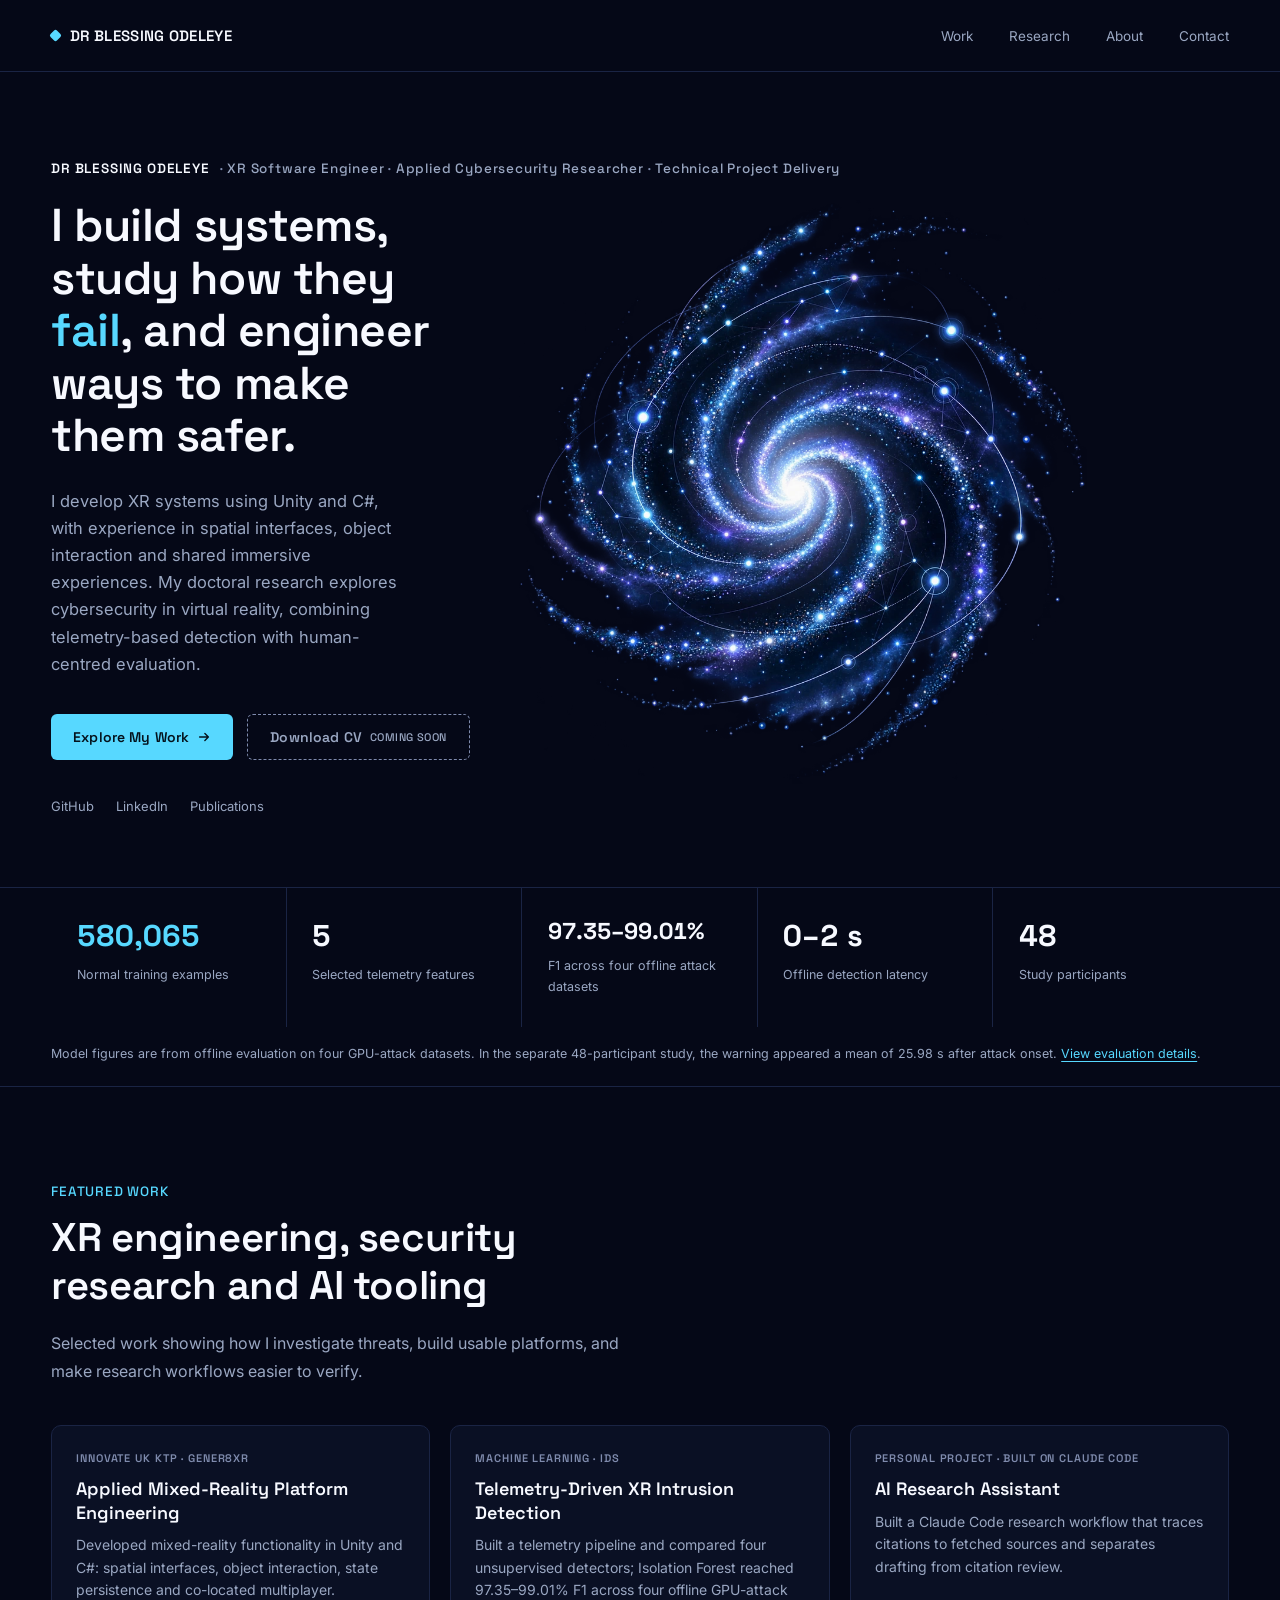
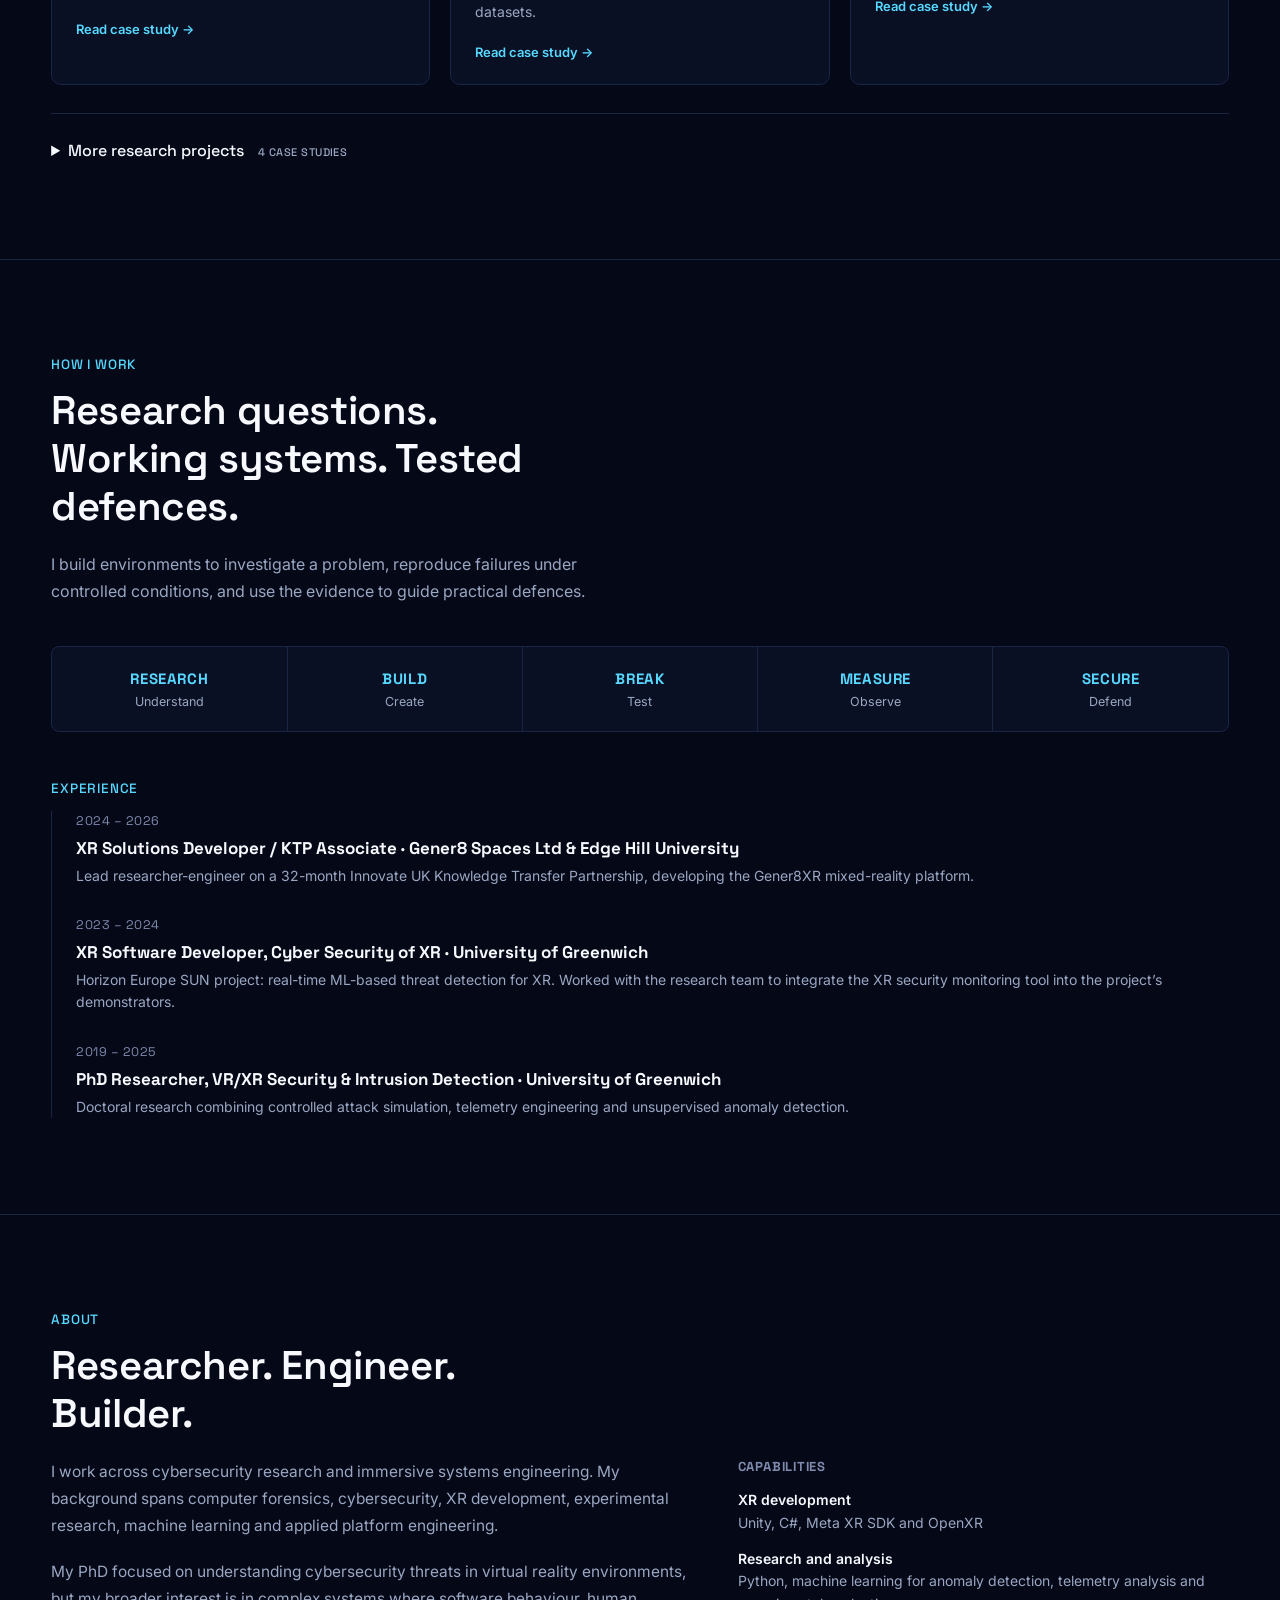
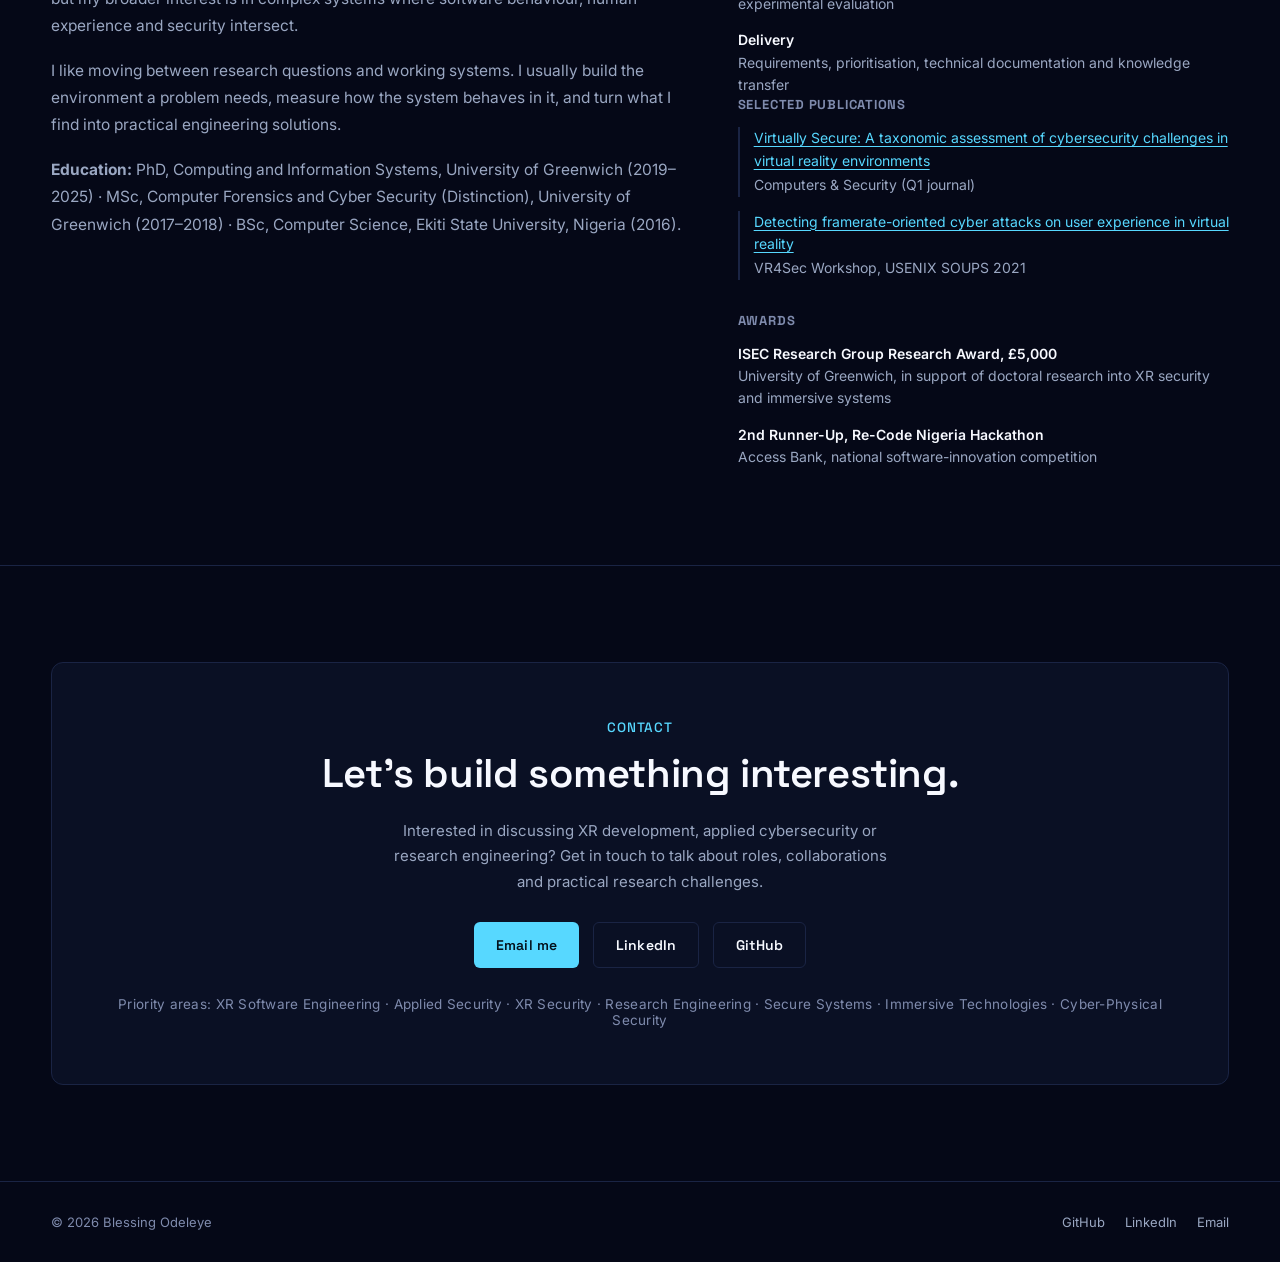
<file: index.html>
<!doctype html>
<html lang="en">
<head>
<meta charset="utf-8">
<meta name="viewport" content="width=device-width,initial-scale=1">
<title>Dr Blessing Odeleye · XR Software Engineer & Applied Cybersecurity Researcher</title>
<meta name="description" content="I build systems, study how they fail, and engineer ways to make them safer.">
<link rel="preconnect" href="https://fonts.googleapis.com">
<link rel="preconnect" href="https://fonts.gstatic.com" crossorigin>
<link href="https://fonts.googleapis.com/css2?family=Space+Grotesk:wght@400;500;600;700&family=Inter:wght@400;500;600&display=swap" rel="stylesheet">
<link rel="stylesheet" href="styles.css">
<noscript><style>/* Scroll-reveal is JS-driven; without JS the content must still be visible. */
.reveal{opacity:1 !important; transform:none !important;}</style></noscript>
</head>
<body>

<nav class="topbar">
  <a class="mark" href="#top"><span class="dot"></span>DR BLESSING ODELEYE</a>
  <button class="nav-toggle" data-nav-toggle aria-expanded="false" aria-controls="primary-nav" aria-label="Toggle navigation">☰</button>
  <div class="navlinks" id="primary-nav" data-nav-menu>
    <a href="#work">Work</a>
    <a href="#research">Research</a>
    <a href="#about">About</a>
    <a href="#contact">Contact</a>
  </div>
</nav>

<main id="top">
<section class="hero-section">
  <div class="page">
    <div class="hero">
      <p class="eyebrow"><span class="name">DR&nbsp;BLESSING&nbsp;ODELEYE</span><span class="sep">&middot;</span> XR&nbsp;Software&nbsp;Engineer&nbsp;<span class="sep">&middot;</span> Applied&nbsp;Cybersecurity&nbsp;Researcher&nbsp;<span class="sep">&middot;</span> Technical&nbsp;Project&nbsp;Delivery</p>

      <h1 class="statement">I build systems, study how they <em>fail</em>, and engineer ways to make them safer.</h1>

      <div class="hero-mark" aria-hidden="true">
        <img src="assets/images/hero-galaxy-core.webp" alt="" width="1000" height="994">
      </div>

      <p class="lede">I develop XR systems using Unity and C#, with experience in spatial interfaces, object interaction and shared immersive experiences. My doctoral research explores cybersecurity in virtual reality, combining telemetry-based detection with human-centred evaluation.</p>
      <div class="ctas">
        <a class="btn btn-primary" href="#work">Explore My Work
          <svg viewBox="0 0 16 16" fill="none" aria-hidden="true"><path d="M3 8h10M9 4l4 4-4 4" stroke="#04121c" stroke-width="1.6" stroke-linecap="round" stroke-linejoin="round"/></svg>
        </a>
        <button class="btn btn-secondary" type="button" disabled>Download CV <span class="status-label">Coming soon</span></button>
      </div>
      <div class="utility">
        <a href="https://github.com/BleOdel" target="_blank" rel="noopener">GitHub</a>
        <a href="https://www.linkedin.com/in/blessingodeleye" target="_blank" rel="noopener">LinkedIn</a>
        <a href="#publications">Publications</a>
      </div>
    </div>
  </div>
  <ul class="evidence page">
    <li><span class="num"><span class="accent">580,065</span></span><span class="label">Normal training examples</span></li>
    <li><span class="num">5</span><span class="label">Selected telemetry features</span></li>
    <li><span class="num is-long">97.35&ndash;99.01%</span><span class="label">F1 across four offline attack datasets</span></li>
    <li><span class="num">0&ndash;2&nbsp;s</span><span class="label">Offline detection latency</span></li>
    <li><span class="num">48</span><span class="label">Study participants</span></li>
  </ul>
  <p class="evidence-note page">Model figures are from offline evaluation on four GPU-attack datasets. In the separate 48-participant study, the warning appeared a mean of 25.98&nbsp;s after attack onset. <a href="projects/intrusion-detection.html#evaluation">View evaluation details</a>.</p>
</section>

<section id="work">
  <div class="page">
    <p class="eyebrow">Featured work</p>
    <h2 class="section-title">XR engineering, security research and AI tooling</h2>
    <p class="section-lede">Selected work showing how I investigate threats, build usable platforms, and make research workflows easier to verify.</p>
    <div class="work-grid">
      <a class="work-card reveal" href="projects/gener8xr.html">
        <p class="kicker">Innovate UK KTP &middot; Gener8XR</p>
        <h3>Applied Mixed-Reality Platform Engineering</h3>
        <p>Developed mixed-reality functionality in Unity and C#: spatial interfaces, object interaction, state persistence and co-located multiplayer.</p>
        <span class="card-link">Read case study &rarr;</span>
      </a>
      <a class="work-card reveal" href="projects/intrusion-detection.html">
        <p class="kicker">Machine learning &middot; IDS</p>
        <h3>Telemetry-Driven XR Intrusion Detection</h3>
        <p>Built a telemetry pipeline and compared four unsupervised detectors; Isolation Forest reached 97.35–99.01% F1 across four offline GPU-attack datasets.</p>
        <span class="card-link">Read case study &rarr;</span>
      </a>
      <a class="work-card reveal" href="projects/ai-research-assistant.html">
        <p class="kicker">Personal project &middot; Built on Claude Code</p>
        <h3>AI Research Assistant</h3>
        <p>Built a Claude Code research workflow that traces citations to fetched sources and separates drafting from citation review.</p>
        <span class="card-link">Read case study &rarr;</span>
      </a>
    </div>
    <details class="additional-work">
      <summary>More research projects <span class="status-label">4 case studies</span></summary>
      <div class="work-grid">
      <a class="work-card" href="projects/taxonomy.html">
        <p class="kicker">Research &middot; Computers &amp; Security</p>
        <h3>VR Cybersecurity Taxonomy</h3>
        <p>How should researchers systematically reason about security and privacy threats in immersive environments?</p>
      </a>
      <a class="work-card" href="projects/vr-security.html">
        <p class="kicker">PhD research</p>
        <h3>Detecting Cybersecurity Threats in VR</h3>
        <p>Can a cyberattack against VR be detected from the behaviour of the system itself?</p>
      </a>
      <a class="work-card" href="projects/human-impact.html">
        <p class="kicker">Human factors &middot; Doctoral research</p>
        <h3>Cyber-Physical Impact of VR Attacks</h3>
        <p>What happens when a cyberattack affects both a machine and the person inside the experience?</p>
      </a>
      <a class="work-card" href="projects/sun.html">
        <p class="kicker">Horizon Europe &middot; SUN</p>
        <h3>Cyber Security for Human-Centred XR</h3>
        <p>How can immersive security research support healthcare, accessibility and industrial scenarios?</p>
      </a>
      </div>
    </details>

  </div>
</section>

<section id="research">
  <div class="page">
    <p class="eyebrow">How I work</p>
    <h2 class="section-title">Research questions. Working systems. Tested defences.</h2>
    <p class="section-lede">I build environments to investigate a problem, reproduce failures under controlled conditions, and use the evidence to guide practical defences.</p>
    <div class="cycle reveal">
      <div class="cycle-step"><div class="step-name">Research</div><div class="step-sub">Understand</div></div>
      <div class="cycle-step"><div class="step-name">Build</div><div class="step-sub">Create</div></div>
      <div class="cycle-step"><div class="step-name">Break</div><div class="step-sub">Test</div></div>
      <div class="cycle-step"><div class="step-name">Measure</div><div class="step-sub">Observe</div></div>
      <div class="cycle-step"><div class="step-name">Secure</div><div class="step-sub">Defend</div></div>
    </div>

    <p class="eyebrow">Experience</p>
    <div class="timeline">
      <div class="timeline-item reveal">
        <p class="when">2024 &ndash; 2026</p>
        <h3>XR Solutions Developer / KTP Associate &middot; Gener8 Spaces Ltd &amp; Edge Hill University</h3>
        <p>Lead researcher-engineer on a 32-month Innovate UK Knowledge Transfer Partnership, developing the Gener8XR mixed-reality platform.</p>
      </div>
      <div class="timeline-item reveal">
        <p class="when">2023 &ndash; 2024</p>
        <h3>XR Software Developer, Cyber Security of XR &middot; University of Greenwich</h3>
        <p>Horizon Europe SUN project: real-time ML-based threat detection for XR. Worked with the research team to integrate the XR security monitoring tool into the project&rsquo;s demonstrators.</p>
      </div>
      <div class="timeline-item reveal">
        <p class="when">2019 &ndash; 2025</p>
        <h3>PhD Researcher, VR/XR Security &amp; Intrusion Detection &middot; University of Greenwich</h3>
        <p>Doctoral research combining controlled attack simulation, telemetry engineering and unsupervised anomaly detection.</p>
      </div>
    </div>
  </div>
</section>

<section id="about">
  <div class="page">
    <p class="eyebrow">About</p>
    <h2 class="section-title">Researcher. Engineer. Builder.</h2>
    <div class="about-grid">
      <div class="about-copy reveal">
        <p>I work across cybersecurity research and immersive systems engineering. My background spans computer forensics, cybersecurity, XR development, experimental research, machine learning and applied platform engineering.</p>
        <p>My PhD focused on understanding cybersecurity threats in virtual reality environments, but my broader interest is in complex systems where software behaviour, human experience and security intersect.</p>
        <p>I like moving between research questions and working systems. I usually build the environment a problem needs, measure how the system behaves in it, and turn what I find into practical engineering solutions.</p>
        <p><strong>Education:</strong> PhD, Computing and Information Systems, University of Greenwich (2019&ndash;2025) &middot; MSc, Computer Forensics and Cyber Security (Distinction), University of Greenwich (2017&ndash;2018) &middot; BSc, Computer Science, Ekiti State University, Nigeria (2016).</p>
      </div>
      <div class="about-side reveal">
        <h3>Capabilities</h3>
        <ul class="award-list">
          <li><span>XR development</span>Unity, C#, Meta XR SDK and OpenXR</li>
          <li><span>Research and analysis</span>Python, machine learning for anomaly detection, telemetry analysis and experimental evaluation</li>
          <li><span>Delivery</span>Requirements, prioritisation, technical documentation and knowledge transfer</li>
        </ul>
        <h3 id="publications">Selected publications</h3>
        <ul class="pub-list">
          <li><span><a href="https://doi.org/10.1016/j.cose.2022.102951" target="_blank" rel="noopener">Virtually Secure: A taxonomic assessment of cybersecurity challenges in virtual reality environments</a></span>Computers &amp; Security (Q1 journal)</li>
          <li><span><a href="https://bura.brunel.ac.uk/handle/2438/23880" target="_blank" rel="noopener">Detecting framerate-oriented cyber attacks on user experience in virtual reality</a></span>VR4Sec Workshop, USENIX SOUPS 2021</li>
        </ul>
        <h3>Awards</h3>
        <ul class="award-list">
          <li><span>ISEC Research Group Research Award, &pound;5,000</span>University of Greenwich, in support of doctoral research into XR security and immersive systems</li>
          <li><span>2nd Runner-Up, Re-Code Nigeria Hackathon</span>Access Bank, national software-innovation competition</li>
        </ul>
      </div>
    </div>
  </div>
</section>

<section id="contact">
  <div class="page">
    <div class="contact-block reveal">
      <p class="eyebrow">Contact</p>
      <h2 class="section-title">Let's build something interesting.</h2>
      <p class="contact-intro">Interested in discussing XR development, applied cybersecurity or research engineering? Get in touch to talk about roles, collaborations and practical research challenges.</p>
      <div class="ctas">
        <a class="btn btn-primary" href="mailto:blessingodeleye@gmail.com">Email me</a>
        <a class="btn btn-secondary" href="https://www.linkedin.com/in/blessingodeleye" target="_blank" rel="noopener">LinkedIn</a>
        <a class="btn btn-secondary" href="https://github.com/BleOdel" target="_blank" rel="noopener">GitHub</a>
      </div>
      <p class="contact-priorities">Priority areas: XR Software Engineering &middot; Applied Security &middot; XR Security &middot; Research Engineering &middot; Secure Systems &middot; Immersive Technologies &middot; Cyber-Physical Security</p>
    </div>
  </div>
</section>
</main>

<footer class="site-footer">
  <span>&copy; 2026 Blessing Odeleye</span>
  <div class="footer-links">
    <a href="https://github.com/BleOdel" target="_blank" rel="noopener">GitHub</a>
    <a href="https://www.linkedin.com/in/blessingodeleye" target="_blank" rel="noopener">LinkedIn</a>
    <a href="mailto:blessingodeleye@gmail.com">Email</a>
  </div>
</footer>

<script src="script.js"></script>
</body>
</html>
</file>
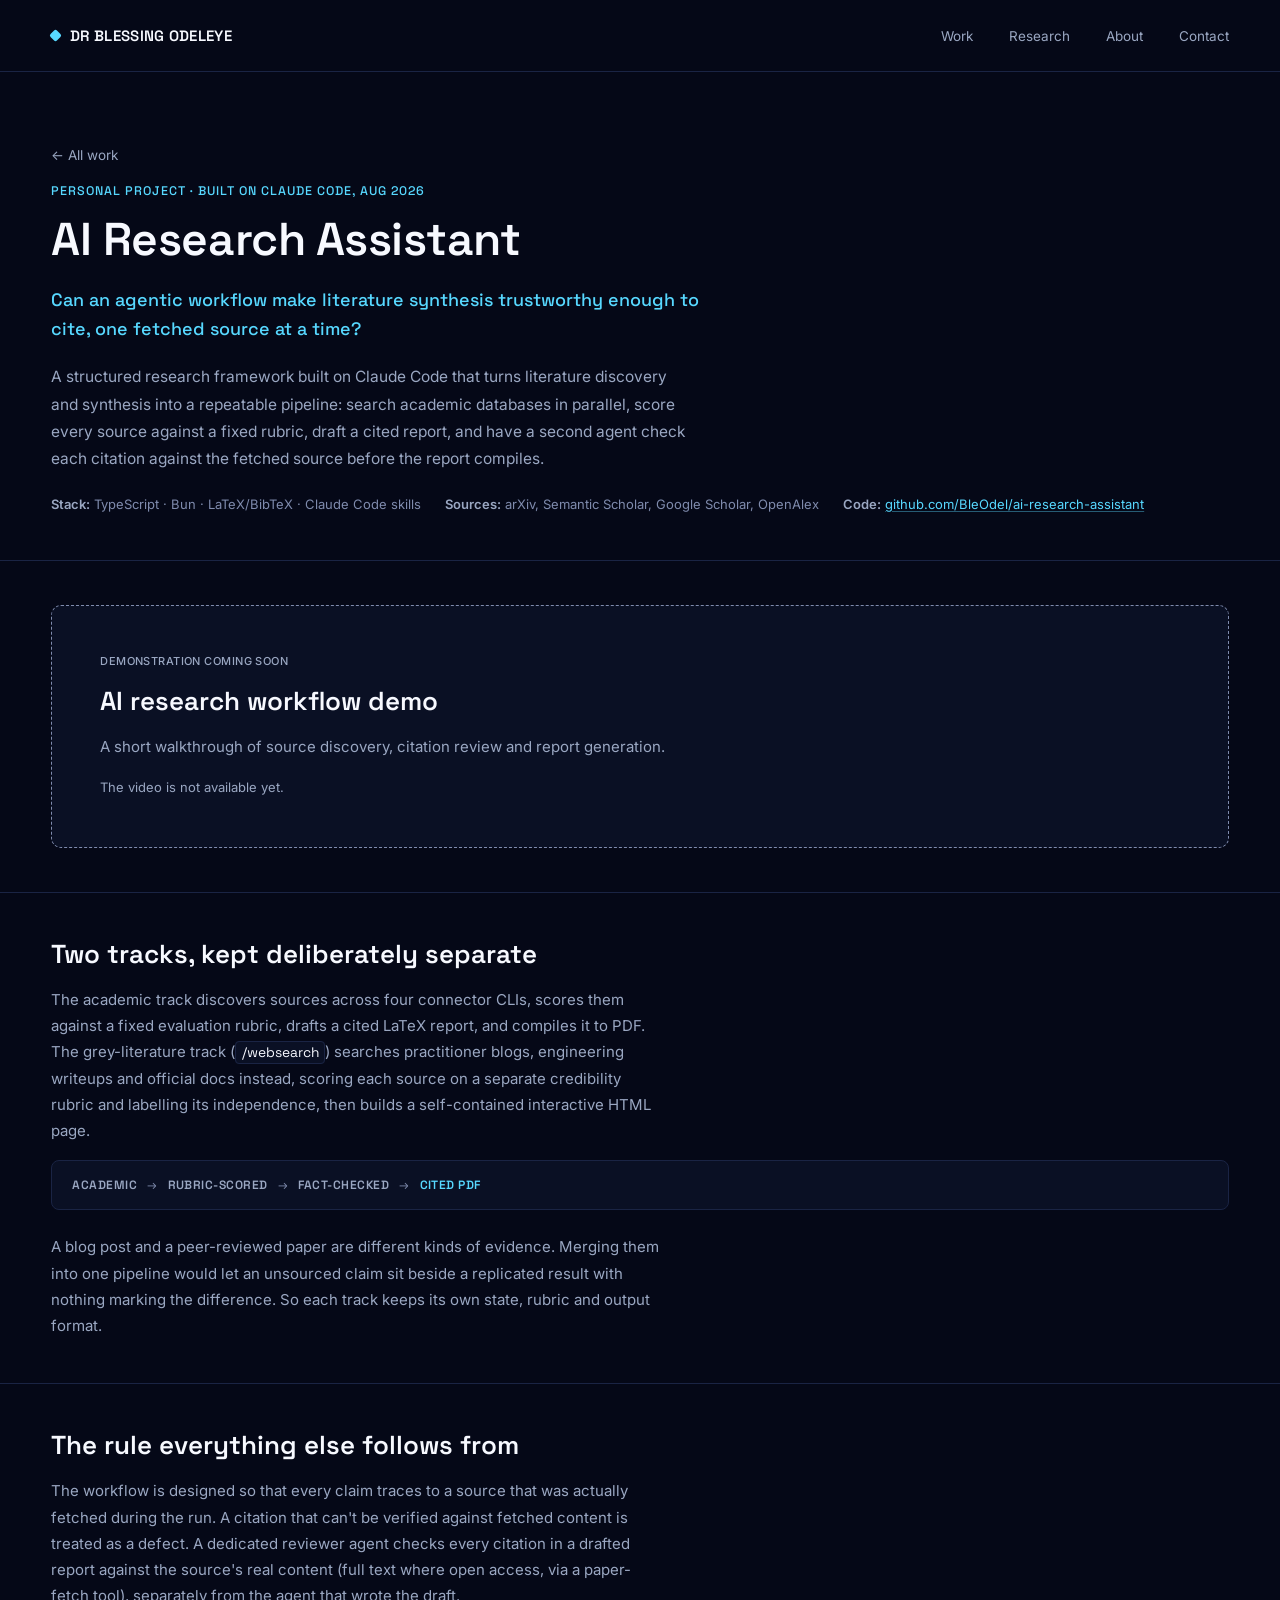
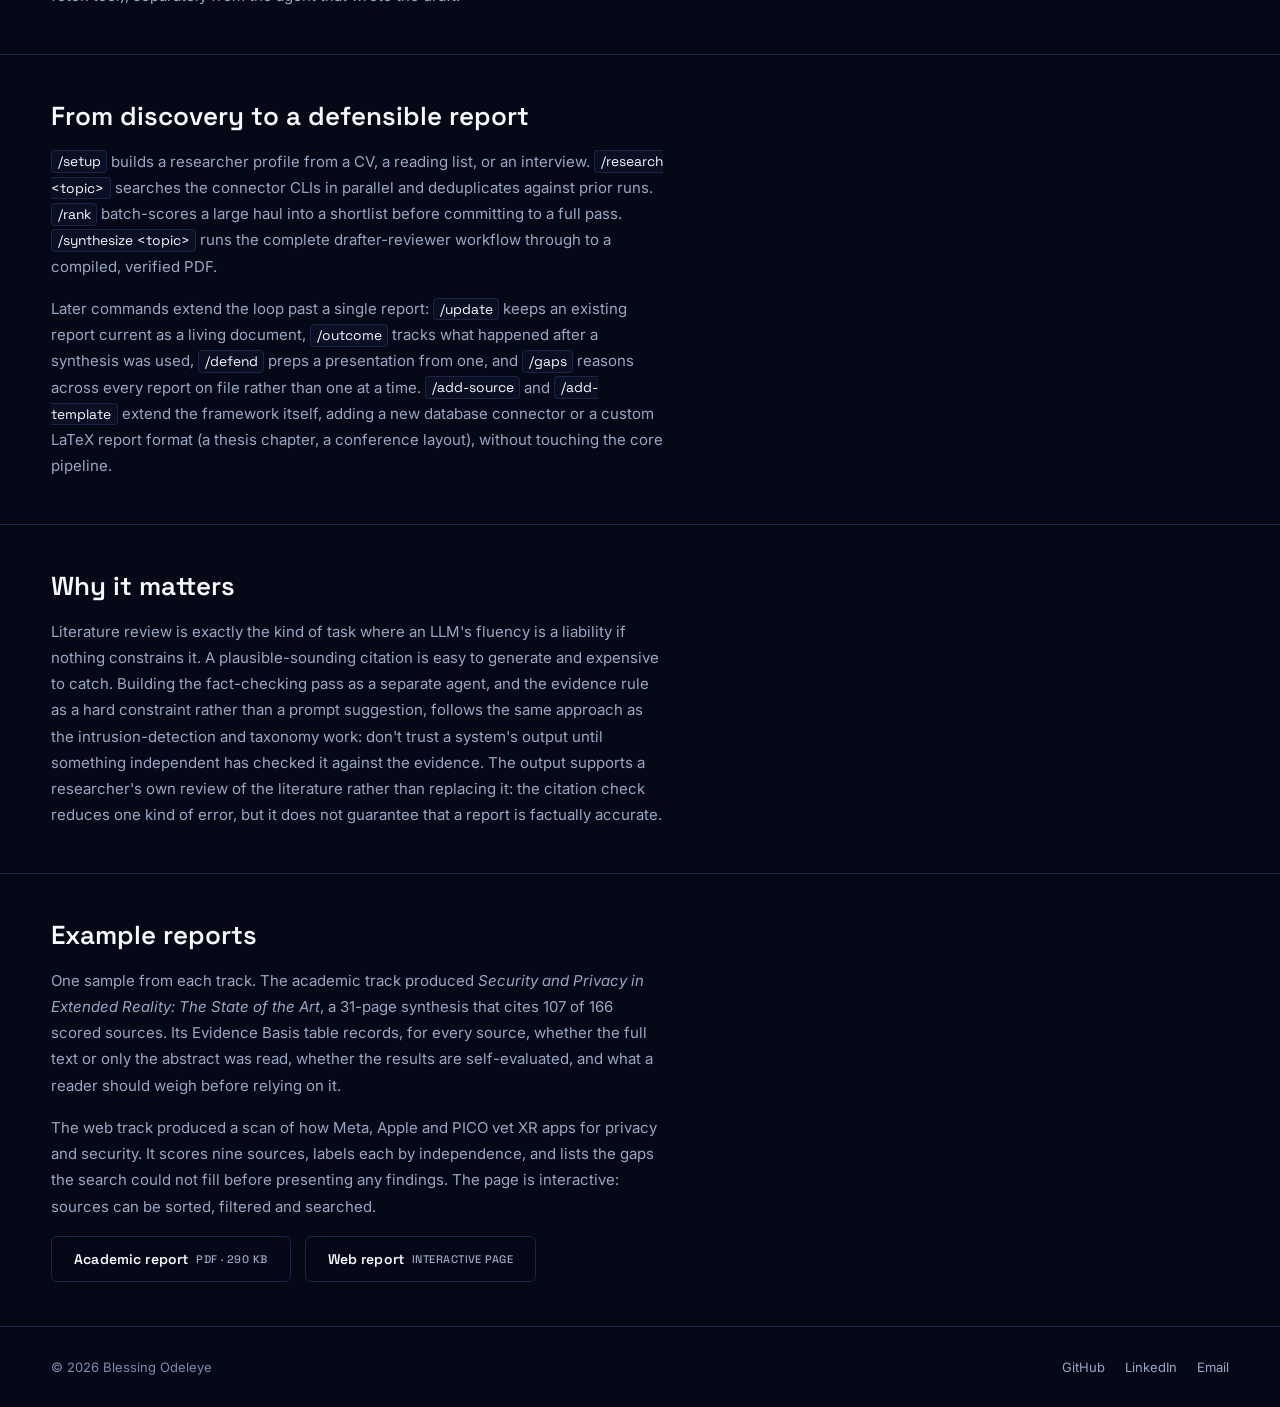
<file: projects/ai-research-assistant.html>
<!doctype html>
<html lang="en">
<head>
<meta charset="utf-8">
<meta name="viewport" content="width=device-width,initial-scale=1">
<title>AI Research Assistant · Dr Blessing Odeleye</title>
<meta name="description" content="An agentic Claude Code framework for literature discovery and synthesis, with a strict rule: every claim traces to a source actually fetched during the run.">
<link rel="preconnect" href="https://fonts.googleapis.com">
<link rel="preconnect" href="https://fonts.gstatic.com" crossorigin>
<link href="https://fonts.googleapis.com/css2?family=Space+Grotesk:wght@400;500;600;700&family=Inter:wght@400;500;600&display=swap" rel="stylesheet">
<link rel="stylesheet" href="../styles.css">
<noscript><style>/* Scroll-reveal is JS-driven; without JS the content must still be visible. */
.reveal{opacity:1 !important; transform:none !important;}</style></noscript>
</head>
<body>

<nav class="topbar">
  <a class="mark" href="../index.html"><span class="dot"></span>DR BLESSING ODELEYE</a>
  <button class="nav-toggle" data-nav-toggle aria-expanded="false" aria-controls="primary-nav" aria-label="Toggle navigation">☰</button>
  <div class="navlinks" id="primary-nav" data-nav-menu>
    <a href="../index.html#work">Work</a>
    <a href="../index.html#research">Research</a>
    <a href="../index.html#about">About</a>
    <a href="../index.html#contact">Contact</a>
  </div>
</nav>

<main>
<section class="project-hero">
  <div class="page">
    <a class="back-link" href="../index.html#work">&larr; All work</a>
    <p class="eyebrow">Personal project &middot; Built on Claude Code, Aug 2026</p>
    <h1>AI Research Assistant</h1>
    <p class="question">Can an agentic workflow make literature synthesis trustworthy enough to cite, one fetched source at a time?</p>
    <p class="summary">A structured research framework built on Claude Code that turns literature discovery and synthesis into a repeatable pipeline: search academic databases in parallel, score every source against a fixed rubric, draft a cited report, and have a second agent check each citation against the fetched source before the report compiles.</p>
    <div class="project-meta">
      <span><strong>Stack:</strong> TypeScript &middot; Bun &middot; LaTeX/BibTeX &middot; Claude Code skills</span>
      <span><strong>Sources:</strong> arXiv, Semantic Scholar, Google Scholar, OpenAlex</span>
      <span><strong>Code:</strong> <a href="https://github.com/BleOdel/ai-research-assistant" target="_blank" rel="noopener">github.com/BleOdel/ai-research-assistant</a></span>
    </div>
  </div>
</section>

<section class="project-section" aria-labelledby="demo-title">
  <div class="page">
    <!-- Replace this placeholder with a captioned video when the demo is ready. -->
    <div class="media-placeholder">
      <span class="status-label">Demonstration coming soon</span>
      <h2 id="demo-title">AI research workflow demo</h2>
      <p>A short walkthrough of source discovery, citation review and report generation.</p>
      <p class="placeholder-note">The video is not available yet.</p>
    </div>
  </div>
</section>

<section class="project-section">
  <div class="page">
    <h2>Two tracks, kept deliberately separate</h2>
    <p>The academic track discovers sources across four connector CLIs, scores them against a fixed evaluation rubric, drafts a cited LaTeX report, and compiles it to PDF. The grey-literature track (<code>/websearch</code>) searches practitioner blogs, engineering writeups and official docs instead, scoring each source on a separate credibility rubric and labelling its independence, then builds a self-contained interactive HTML page.</p>
    <div class="story-strip reveal">
      <span>Academic</span><span class="arrow">&rarr;</span>
      <span>Rubric-scored</span><span class="arrow">&rarr;</span>
      <span>Fact-checked</span><span class="arrow">&rarr;</span>
      <span class="text-cyan">Cited PDF</span>
    </div>
    <p>A blog post and a peer-reviewed paper are different kinds of evidence. Merging them into one pipeline would let an unsourced claim sit beside a replicated result with nothing marking the difference. So each track keeps its own state, rubric and output format.</p>
  </div>
</section>

<section class="project-section">
  <div class="page">
    <h2>The rule everything else follows from</h2>
    <p>The workflow is designed so that every claim traces to a source that was actually fetched during the run. A citation that can't be verified against fetched content is treated as a defect. A dedicated reviewer agent checks every citation in a drafted report against the source's real content (full text where open access, via a paper-fetch tool), separately from the agent that wrote the draft.</p>
  </div>
</section>

<section class="project-section">
  <div class="page">
    <h2>From discovery to a defensible report</h2>
    <p><code>/setup</code> builds a researcher profile from a CV, a reading list, or an interview. <code>/research &lt;topic&gt;</code> searches the connector CLIs in parallel and deduplicates against prior runs. <code>/rank</code> batch-scores a large haul into a shortlist before committing to a full pass. <code>/synthesize &lt;topic&gt;</code> runs the complete drafter-reviewer workflow through to a compiled, verified PDF.</p>
    <p>Later commands extend the loop past a single report: <code>/update</code> keeps an existing report current as a living document, <code>/outcome</code> tracks what happened after a synthesis was used, <code>/defend</code> preps a presentation from one, and <code>/gaps</code> reasons across every report on file rather than one at a time. <code>/add-source</code> and <code>/add-template</code> extend the framework itself, adding a new database connector or a custom LaTeX report format (a thesis chapter, a conference layout), without touching the core pipeline.</p>
  </div>
</section>

<section class="project-section">
  <div class="page">
    <h2>Why it matters</h2>
    <p>Literature review is exactly the kind of task where an LLM's fluency is a liability if nothing constrains it. A plausible-sounding citation is easy to generate and expensive to catch. Building the fact-checking pass as a separate agent, and the evidence rule as a hard constraint rather than a prompt suggestion, follows the same approach as the intrusion-detection and taxonomy work: don't trust a system's output until something independent has checked it against the evidence. The output supports a researcher's own review of the literature rather than replacing it: the citation check reduces one kind of error, but it does not guarantee that a report is factually accurate.</p>
  </div>
</section>
<section class="project-section">
  <div class="page">
    <h2>Example reports</h2>
    <p>One sample from each track. The academic track produced <em>Security and Privacy in Extended Reality: The State of the Art</em>, a 31-page synthesis that cites 107 of 166 scored sources. Its Evidence Basis table records, for every source, whether the full text or only the abstract was read, whether the results are self-evaluated, and what a reader should weigh before relying on it.</p>
    <p>The web track produced a scan of how Meta, Apple and PICO vet XR apps for privacy and security. It scores nine sources, labels each by independence, and lists the gaps the search could not fill before presenting any findings. The page is interactive: sources can be sorted, filtered and searched.</p>
    <div class="ctas">
      <a class="btn btn-secondary" href="../assets/docs/ai-research-assistant-xr-security-report.pdf" target="_blank" rel="noopener">Academic report <span class="status-label">PDF &middot; 290&nbsp;KB</span></a>
      <a class="btn btn-secondary" href="../assets/docs/ai-research-assistant-xr-app-store-web-report.html" target="_blank" rel="noopener">Web report <span class="status-label">Interactive page</span></a>
    </div>
  </div>
</section>
</main>

<footer class="site-footer">
  <span>&copy; 2026 Blessing Odeleye</span>
  <div class="footer-links">
    <a href="https://github.com/BleOdel" target="_blank" rel="noopener">GitHub</a>
    <a href="https://www.linkedin.com/in/blessingodeleye" target="_blank" rel="noopener">LinkedIn</a>
    <a href="mailto:blessingodeleye@gmail.com">Email</a>
  </div>
</footer>

<script src="../script.js"></script>
</body>
</html>
</file>
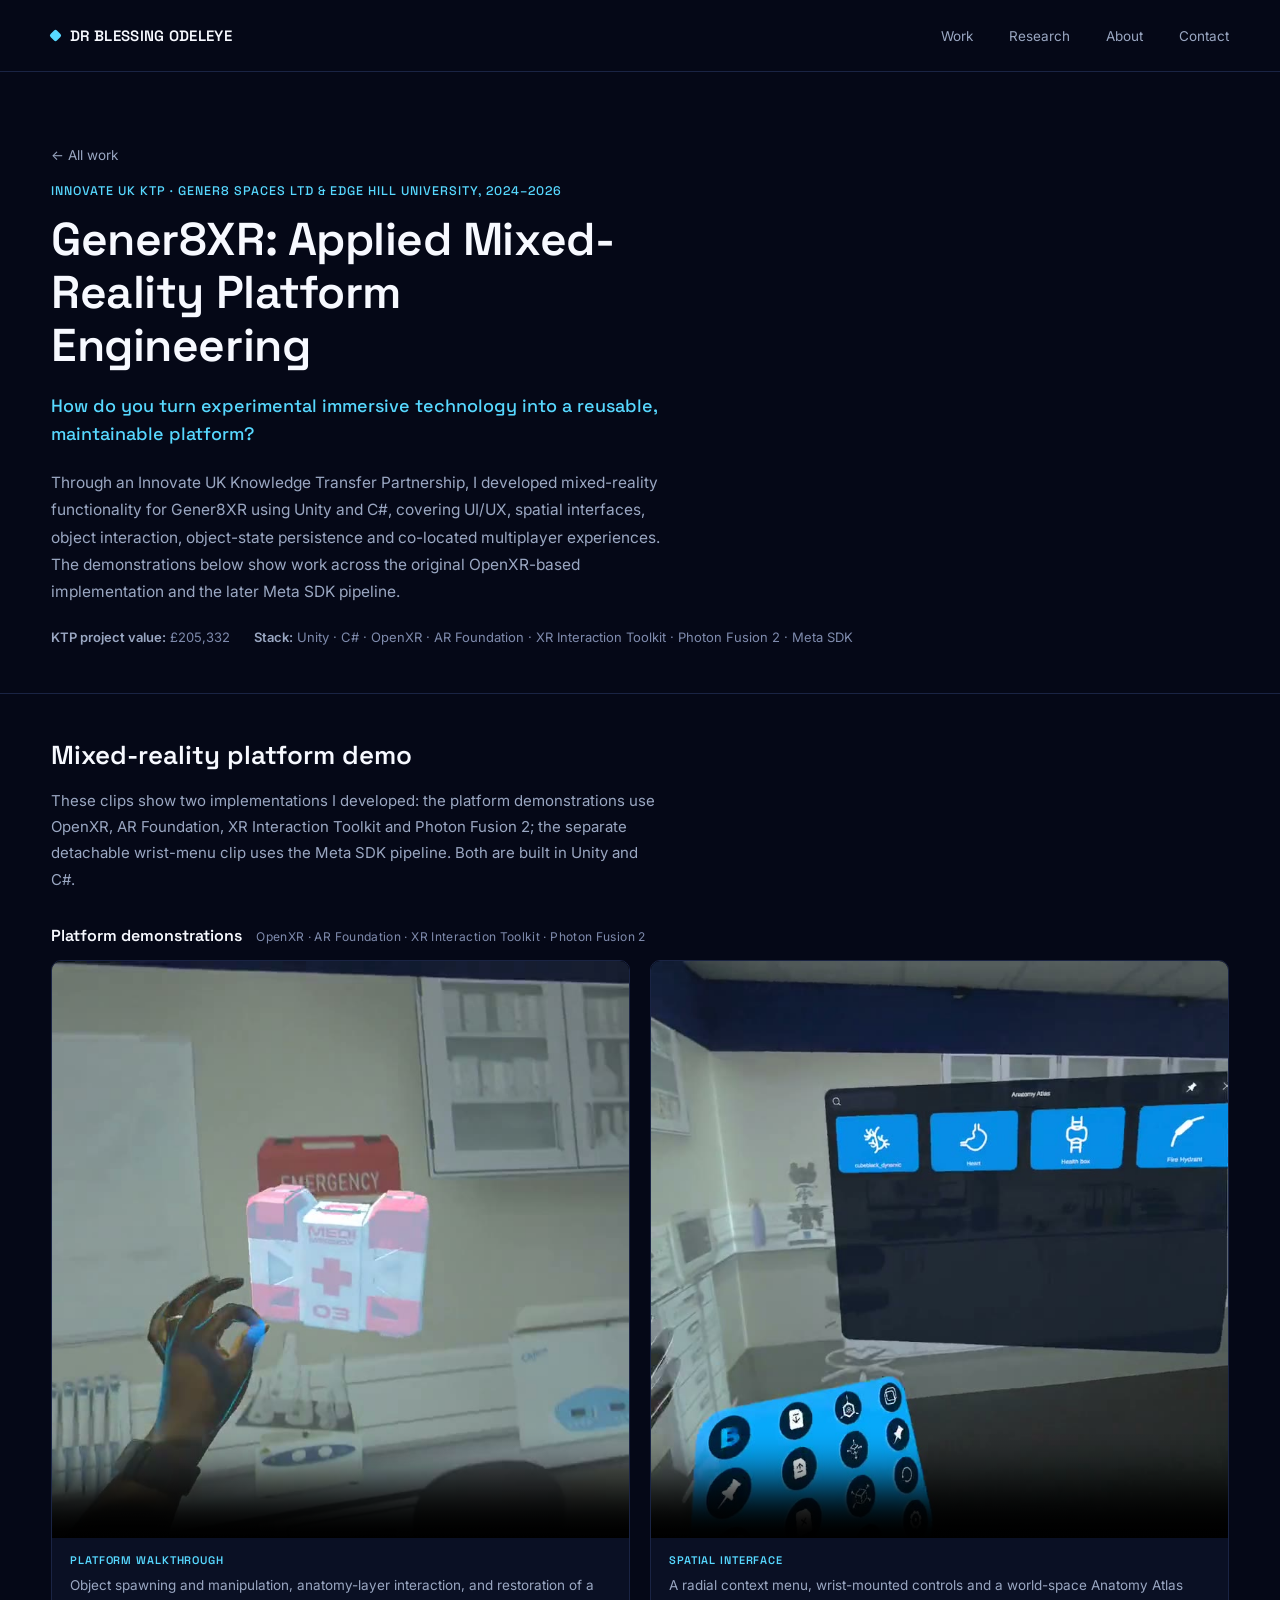
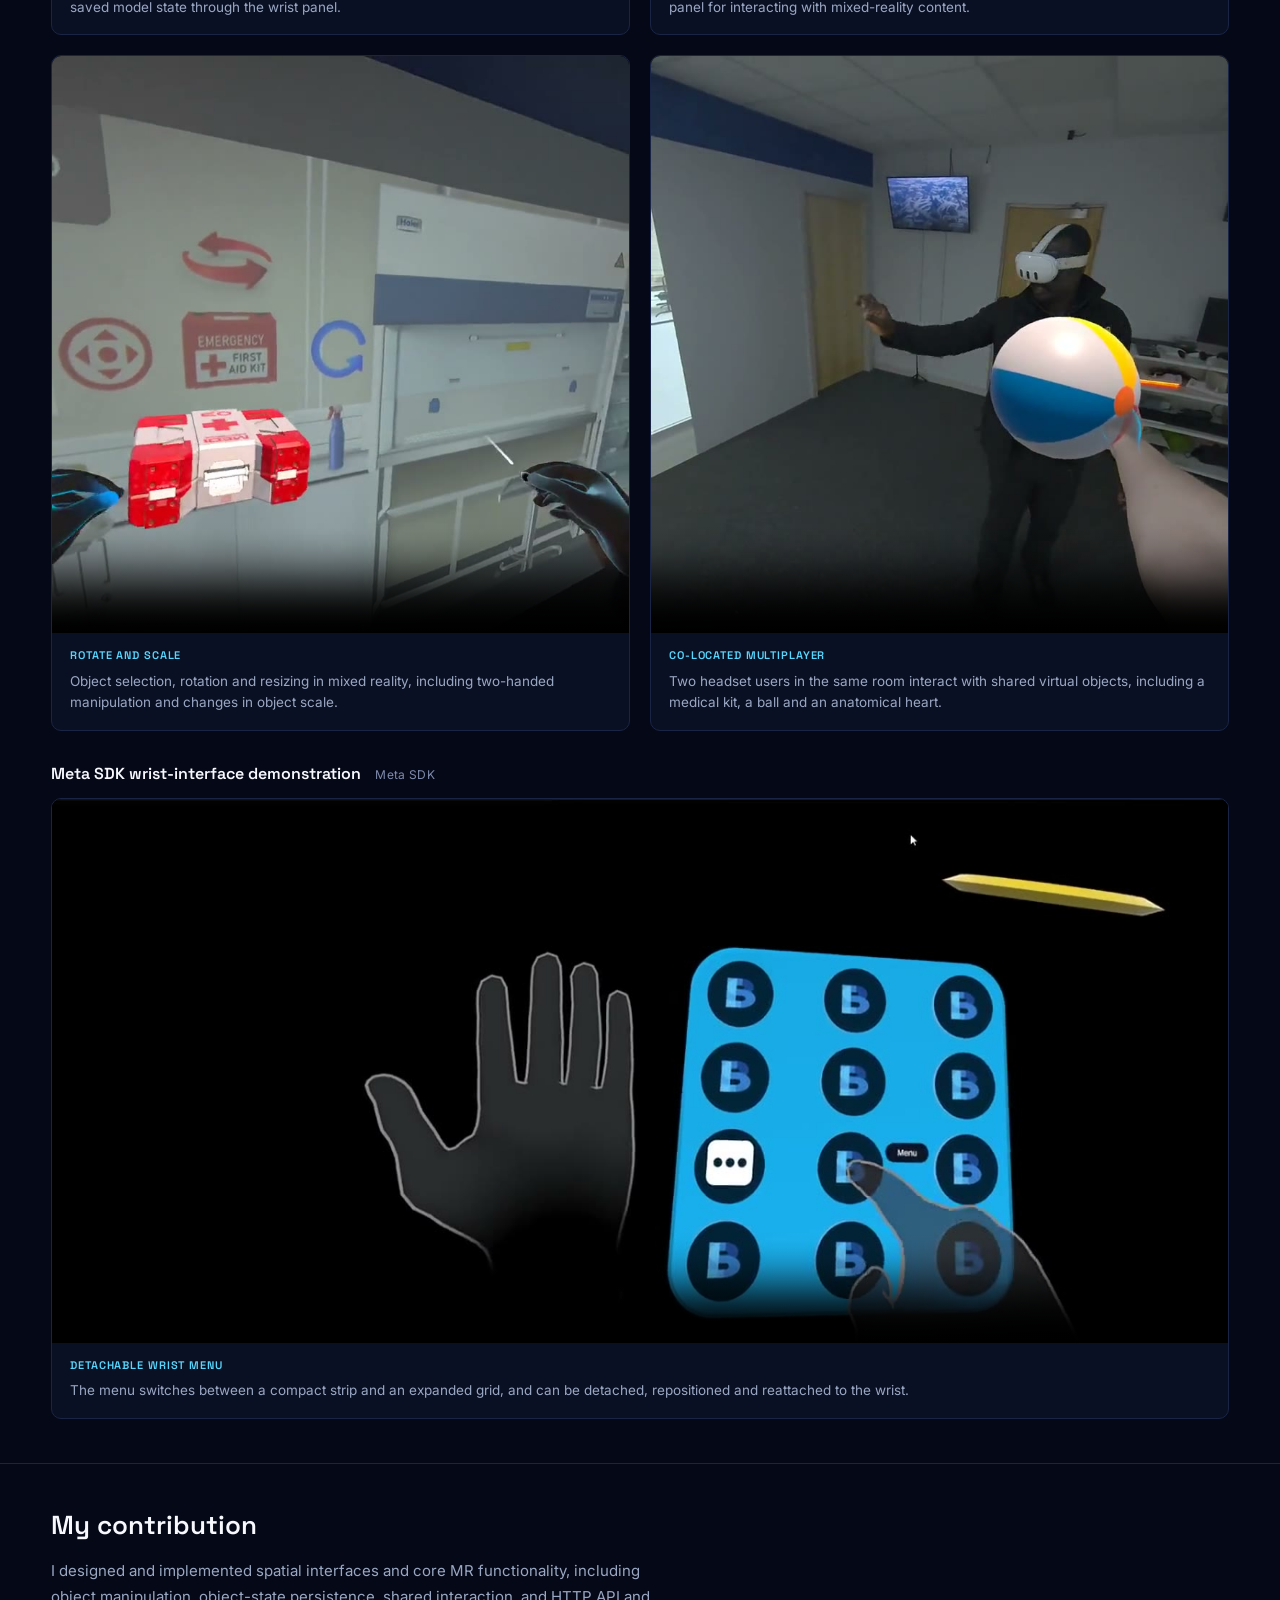
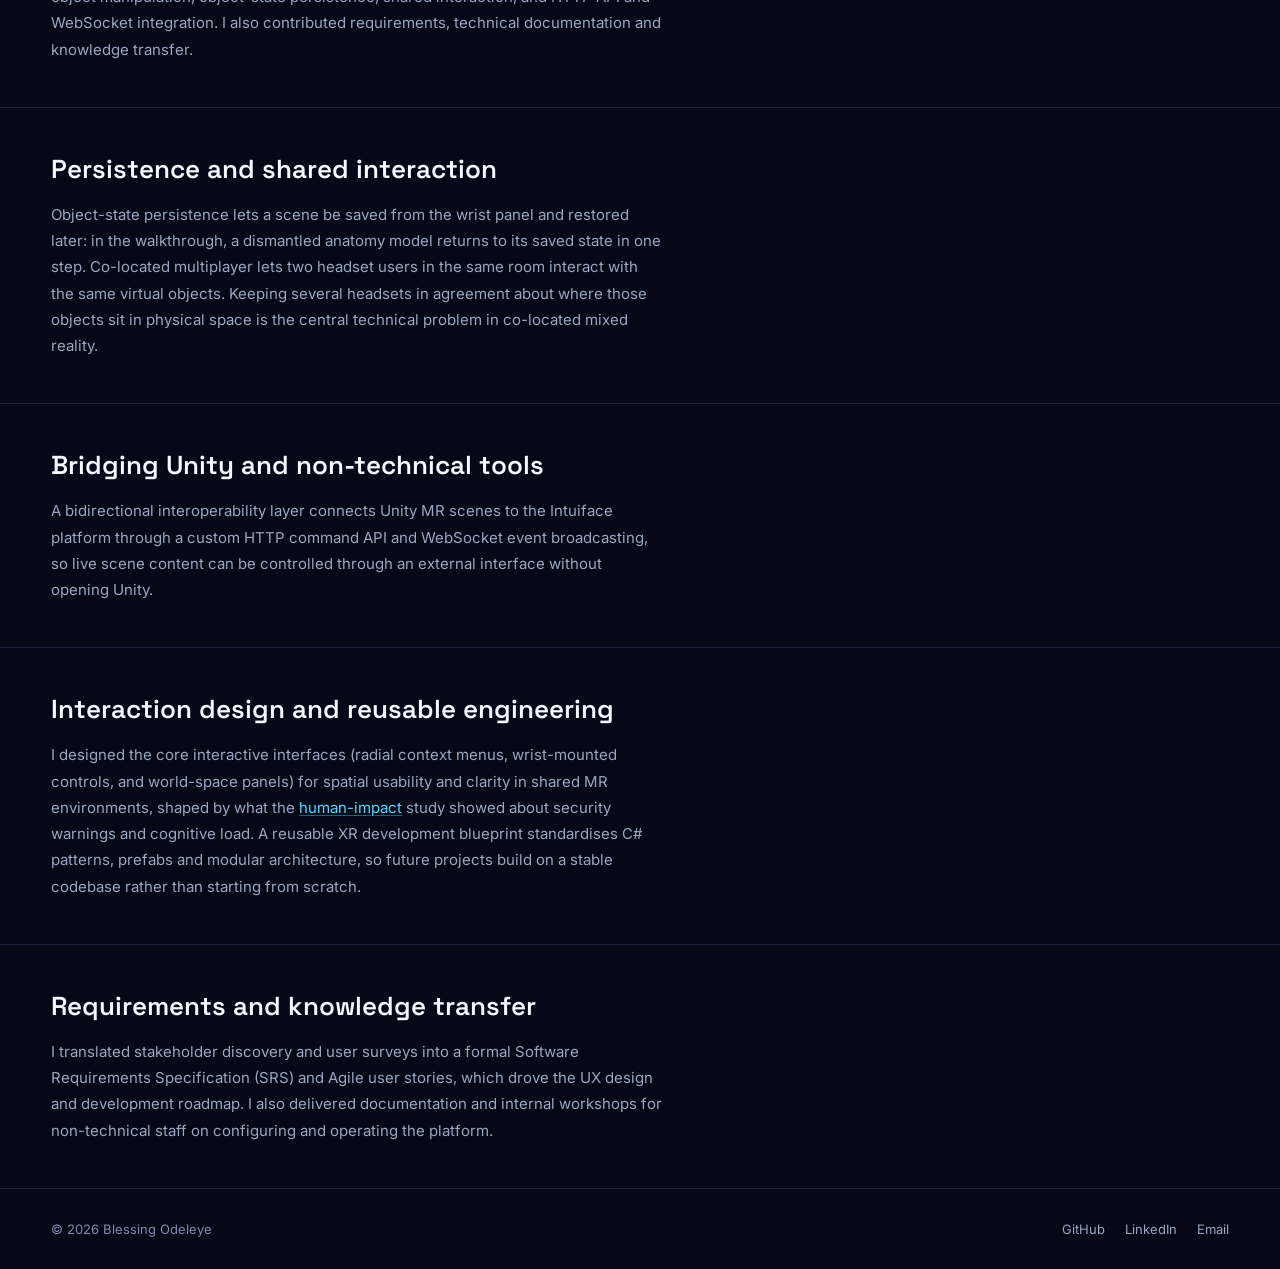
<file: projects/gener8xr.html>
<!doctype html>
<html lang="en">
<head>
<meta charset="utf-8">
<meta name="viewport" content="width=device-width,initial-scale=1">
<title>Gener8XR: Applied Mixed-Reality Platform Engineering · Dr Blessing Odeleye</title>
<meta name="description" content="Mixed-reality functionality developed for Gener8XR in Unity and C# through an Innovate UK KTP: spatial interfaces, object interaction, state persistence and co-located multiplayer.">
<link rel="preconnect" href="https://fonts.googleapis.com">
<link rel="preconnect" href="https://fonts.gstatic.com" crossorigin>
<link href="https://fonts.googleapis.com/css2?family=Space+Grotesk:wght@400;500;600;700&family=Inter:wght@400;500;600&display=swap" rel="stylesheet">
<link rel="stylesheet" href="../styles.css">
<noscript><style>/* Scroll-reveal is JS-driven; without JS the content must still be visible. */
.reveal{opacity:1 !important; transform:none !important;}</style></noscript>
</head>
<body>

<nav class="topbar">
  <a class="mark" href="../index.html"><span class="dot"></span>DR BLESSING ODELEYE</a>
  <button class="nav-toggle" data-nav-toggle aria-expanded="false" aria-controls="primary-nav" aria-label="Toggle navigation">☰</button>
  <div class="navlinks" id="primary-nav" data-nav-menu>
    <a href="../index.html#work">Work</a>
    <a href="../index.html#research">Research</a>
    <a href="../index.html#about">About</a>
    <a href="../index.html#contact">Contact</a>
  </div>
</nav>

<main>
<section class="project-hero">
  <div class="page">
    <a class="back-link" href="../index.html#work">&larr; All work</a>
    <p class="eyebrow">Innovate UK KTP &middot; Gener8 Spaces Ltd &amp; Edge Hill University, 2024&ndash;2026</p>
    <h1>Gener8XR: Applied Mixed-Reality Platform Engineering</h1>
    <p class="question">How do you turn experimental immersive technology into a reusable, maintainable platform?</p>
    <p class="summary">Through an Innovate UK Knowledge Transfer Partnership, I developed mixed-reality functionality for Gener8XR using Unity and C#, covering UI/UX, spatial interfaces, object interaction, object-state persistence and co-located multiplayer experiences. The demonstrations below show work across the original OpenXR-based implementation and the later Meta SDK pipeline.</p>
    <div class="project-meta">
      <span><strong>KTP project value:</strong> &pound;205,332</span>
      <span><strong>Stack:</strong> Unity &middot; C# &middot; OpenXR &middot; AR Foundation &middot; XR Interaction Toolkit &middot; Photon Fusion 2 &middot; Meta SDK</span>
    </div>
  </div>
</section>

<section class="project-section" aria-labelledby="demo-title">
  <div class="page">
    <h2 id="demo-title">Mixed-reality platform demo</h2>
    <p>These clips show two implementations I developed: the platform demonstrations use OpenXR, AR Foundation, XR Interaction Toolkit and Photon Fusion 2; the separate detachable wrist-menu clip uses the Meta SDK pipeline. Both are built in Unity and C#.</p>

    <div class="demo-group">
      <div class="demo-group-head">
        <h3>Platform demonstrations</h3>
        <span class="stack-label">OpenXR &middot; AR Foundation &middot; XR Interaction Toolkit &middot; Photon Fusion 2</span>
      </div>
      <div class="demo-grid">
      <figure class="demo-video">
        <video controls muted loop playsinline preload="metadata" poster="../assets/images/poster-gener8xr-showcase.jpg">
          <source src="../assets/videos/gener8xr-showcase.mp4" type="video/mp4">
          <p>Your browser can't play this clip. <a href="../assets/videos/gener8xr-showcase.mp4">Download the MP4</a>.</p>
        </video>
        <figcaption><strong>Platform walkthrough</strong>Object spawning and manipulation, anatomy-layer interaction, and restoration of a saved model state through the wrist panel.</figcaption>
      </figure>
      <figure class="demo-video">
        <video controls muted loop playsinline preload="metadata" poster="../assets/images/poster-gener8xr-spatial-interface.jpg">
          <source src="../assets/videos/gener8xr-spatial-interface.mp4" type="video/mp4">
          <p>Your browser can't play this clip. <a href="../assets/videos/gener8xr-spatial-interface.mp4">Download the MP4</a>.</p>
        </video>
        <figcaption><strong>Spatial interface</strong>A radial context menu, wrist-mounted controls and a world-space Anatomy Atlas panel for interacting with mixed-reality content.</figcaption>
      </figure>
      <figure class="demo-video">
        <video controls muted loop playsinline preload="metadata" poster="../assets/images/poster-gener8xr-rotate-scale.jpg">
          <source src="../assets/videos/gener8xr-rotate-scale.mp4" type="video/mp4">
          <p>Your browser can't play this clip. <a href="../assets/videos/gener8xr-rotate-scale.mp4">Download the MP4</a>.</p>
        </video>
        <figcaption><strong>Rotate and scale</strong>Object selection, rotation and resizing in mixed reality, including two-handed manipulation and changes in object scale.</figcaption>
      </figure>
      <figure class="demo-video">
        <video controls muted loop playsinline preload="metadata" poster="../assets/images/poster-gener8xr-multiplayer.jpg">
          <source src="../assets/videos/gener8xr-multiplayer.mp4" type="video/mp4">
          <p>Your browser can't play this clip. <a href="../assets/videos/gener8xr-multiplayer.mp4">Download the MP4</a>.</p>
        </video>
        <figcaption><strong>Co-located multiplayer</strong>Two headset users in the same room interact with shared virtual objects, including a medical kit, a ball and an anatomical heart.</figcaption>
      </figure>
      </div>
    </div>

    <div class="demo-group">
      <div class="demo-group-head">
        <h3>Meta SDK wrist-interface demonstration</h3>
        <span class="stack-label">Meta SDK</span>
      </div>
    <figure class="demo-video is-wide">
      <video controls muted loop playsinline preload="metadata" poster="../assets/images/poster-gener8xr-wrist-menu.jpg">
        <source src="../assets/videos/gener8xr-wrist-menu.mp4" type="video/mp4">
        <p>Your browser can't play this clip. <a href="../assets/videos/gener8xr-wrist-menu.mp4">Download the MP4</a>.</p>
      </video>
      <figcaption><strong>Detachable wrist menu</strong>The menu switches between a compact strip and an expanded grid, and can be detached, repositioned and reattached to the wrist.</figcaption>
    </figure>
    </div>
  </div>
</section>

<section class="project-section">
  <div class="page">
    <h2>My contribution</h2>
    <p>I designed and implemented spatial interfaces and core MR functionality, including object manipulation, object-state persistence, shared interaction, and HTTP API and WebSocket integration. I also contributed requirements, technical documentation and knowledge transfer.</p>
  </div>
</section>

<section class="project-section">
  <div class="page">
    <h2>Persistence and shared interaction</h2>
    <p>Object-state persistence lets a scene be saved from the wrist panel and restored later: in the walkthrough, a dismantled anatomy model returns to its saved state in one step. Co-located multiplayer lets two headset users in the same room interact with the same virtual objects. Keeping several headsets in agreement about where those objects sit in physical space is the central technical problem in co-located mixed reality.</p>
  </div>
</section>

<section class="project-section">
  <div class="page">
    <h2>Bridging Unity and non-technical tools</h2>
    <p>A bidirectional interoperability layer connects Unity MR scenes to the Intuiface platform through a custom HTTP command API and WebSocket event broadcasting, so live scene content can be controlled through an external interface without opening Unity.</p>
  </div>
</section>

<section class="project-section">
  <div class="page">
    <h2>Interaction design and reusable engineering</h2>
    <p>I designed the core interactive interfaces (radial context menus, wrist-mounted controls, and world-space panels) for spatial usability and clarity in shared MR environments, shaped by what the <a href="human-impact.html">human-impact</a> study showed about security warnings and cognitive load. A reusable XR development blueprint standardises C# patterns, prefabs and modular architecture, so future projects build on a stable codebase rather than starting from scratch.</p>
  </div>
</section>

<section class="project-section">
  <div class="page">
    <h2>Requirements and knowledge transfer</h2>
    <p>I translated stakeholder discovery and user surveys into a formal Software Requirements Specification (SRS) and Agile user stories, which drove the UX design and development roadmap. I also delivered documentation and internal workshops for non-technical staff on configuring and operating the platform.</p>
  </div>
</section>
</main>

<footer class="site-footer">
  <span>&copy; 2026 Blessing Odeleye</span>
  <div class="footer-links">
    <a href="https://github.com/BleOdel" target="_blank" rel="noopener">GitHub</a>
    <a href="https://www.linkedin.com/in/blessingodeleye" target="_blank" rel="noopener">LinkedIn</a>
    <a href="mailto:blessingodeleye@gmail.com">Email</a>
  </div>
</footer>

<script src="../script.js"></script>
</body>
</html>
</file>
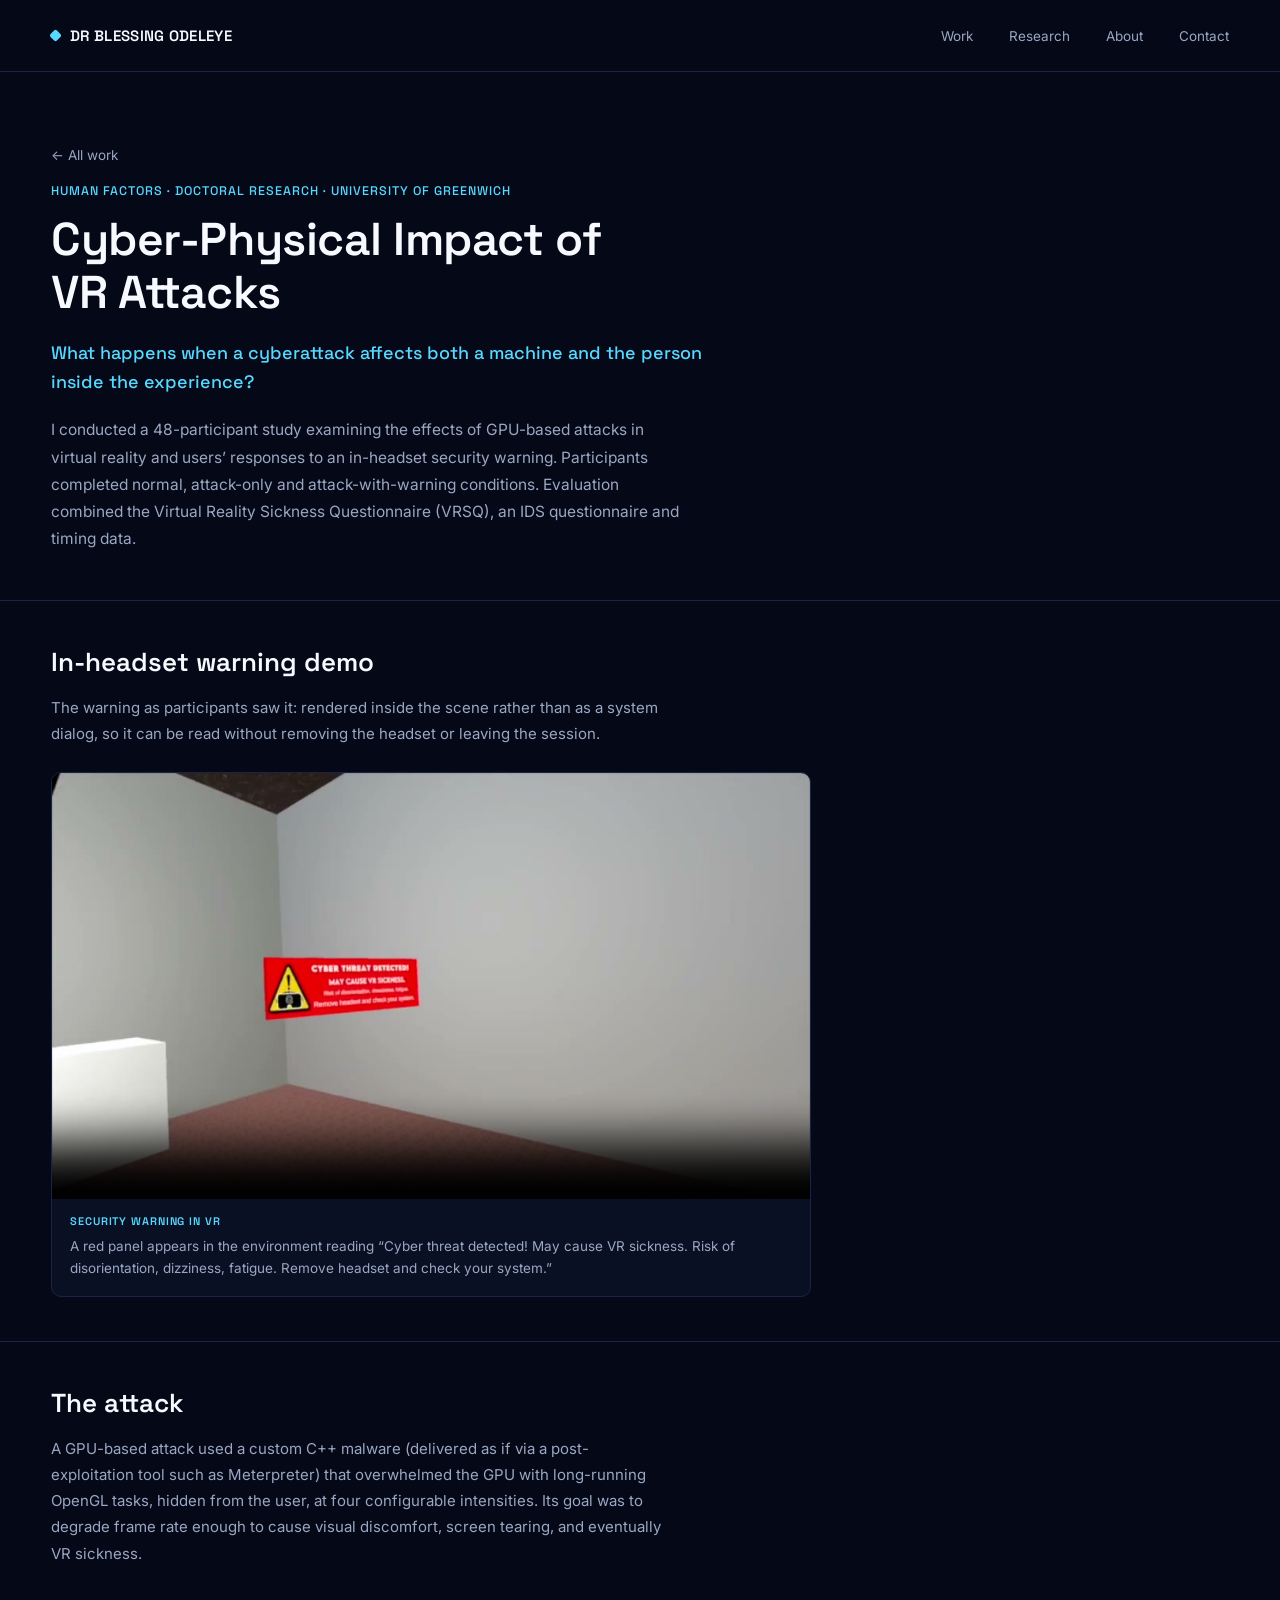
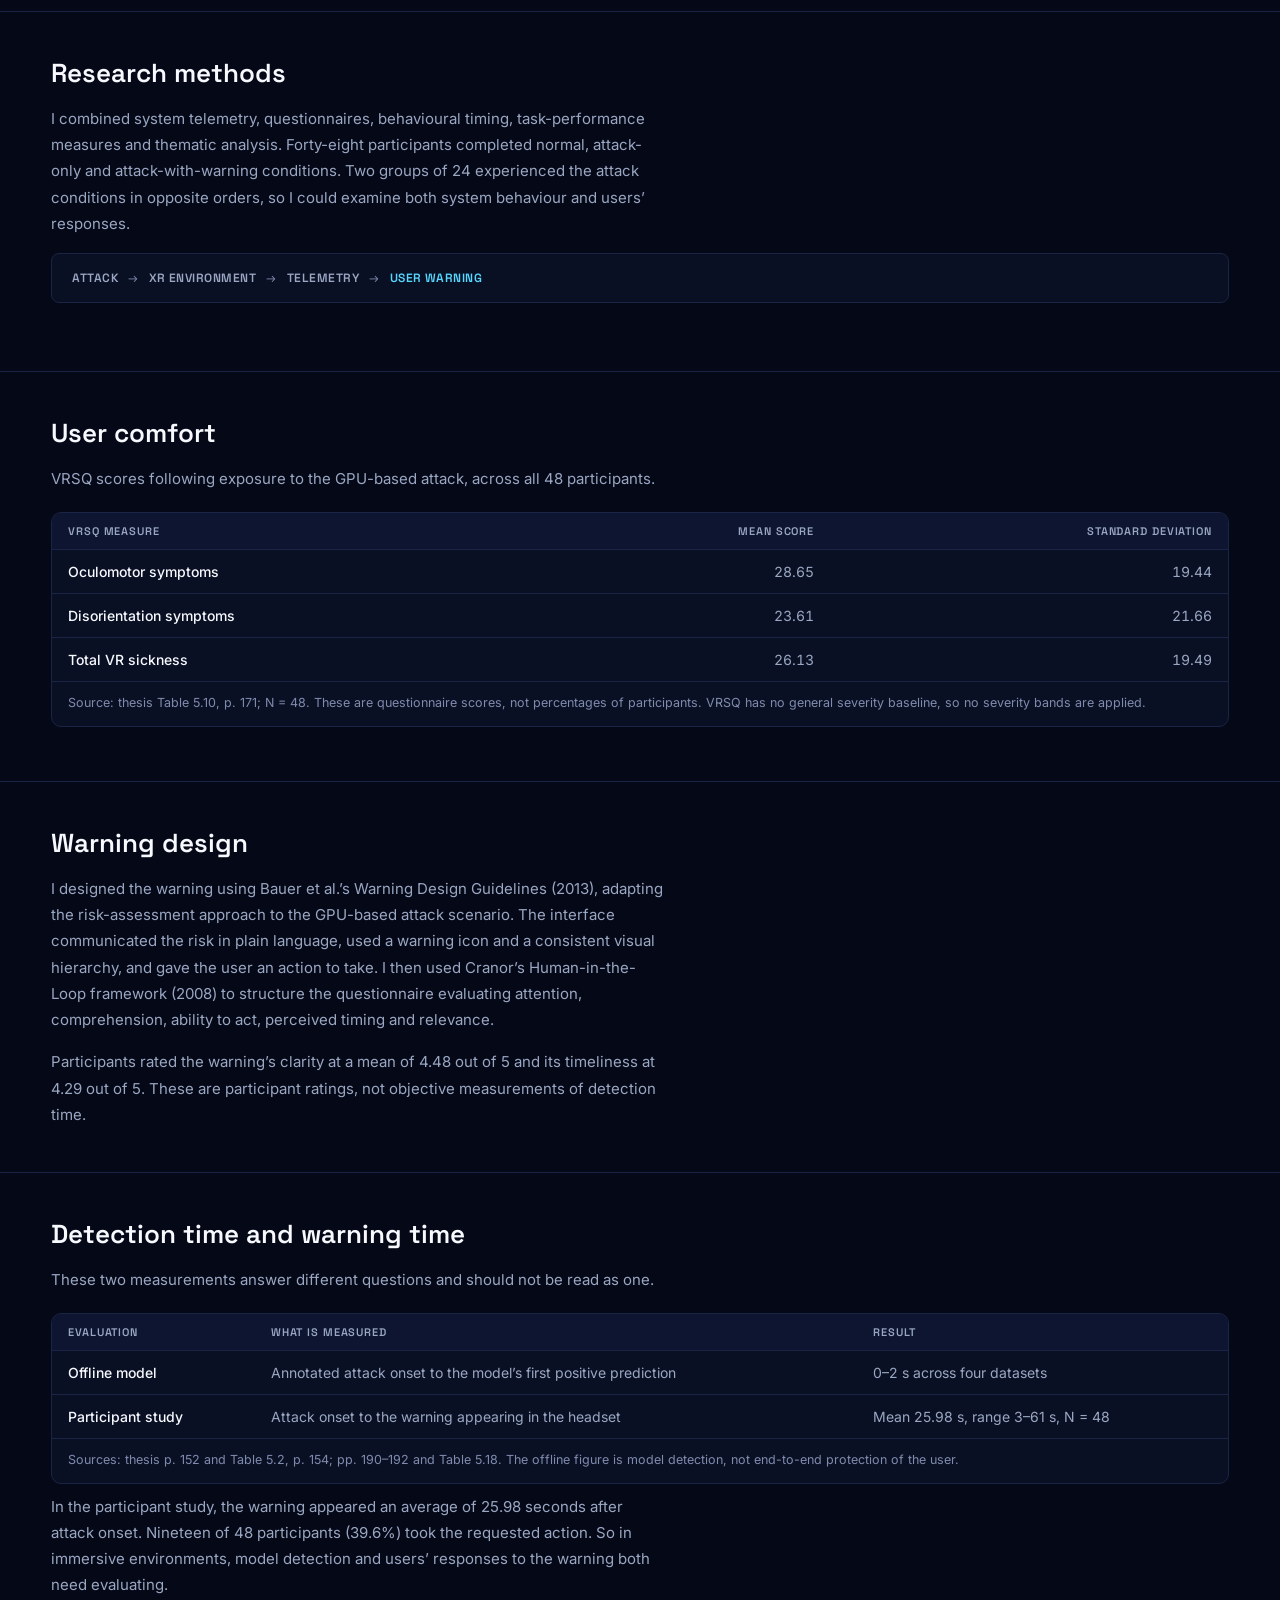
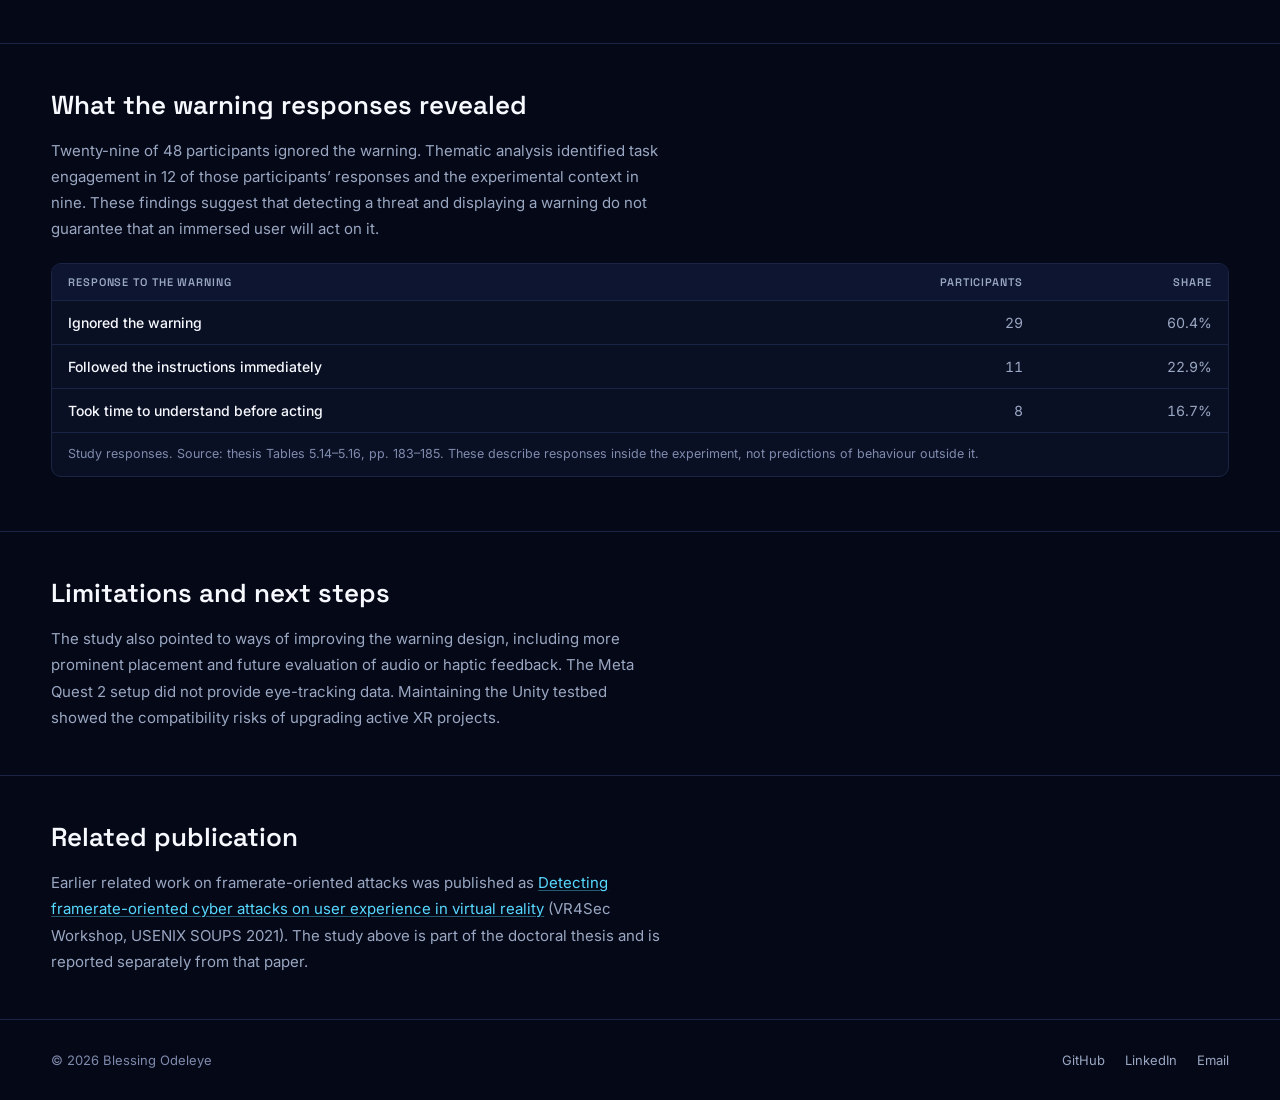
<file: projects/human-impact.html>
<!doctype html>
<html lang="en">
<head>
<meta charset="utf-8">
<meta name="viewport" content="width=device-width,initial-scale=1">
<title>Cyber-Physical Impact of VR Attacks · Dr Blessing Odeleye</title>
<meta name="description" content="A 48-participant doctoral study of GPU-based attacks in VR, measuring VR sickness and how users responded to an in-headset security warning.">
<link rel="preconnect" href="https://fonts.googleapis.com">
<link rel="preconnect" href="https://fonts.gstatic.com" crossorigin>
<link href="https://fonts.googleapis.com/css2?family=Space+Grotesk:wght@400;500;600;700&family=Inter:wght@400;500;600&display=swap" rel="stylesheet">
<link rel="stylesheet" href="../styles.css">
<noscript><style>/* Scroll-reveal is JS-driven; without JS the content must still be visible. */
.reveal{opacity:1 !important; transform:none !important;}</style></noscript>
</head>
<body>

<nav class="topbar">
  <a class="mark" href="../index.html"><span class="dot"></span>DR BLESSING ODELEYE</a>
  <button class="nav-toggle" data-nav-toggle aria-expanded="false" aria-controls="primary-nav" aria-label="Toggle navigation">☰</button>
  <div class="navlinks" id="primary-nav" data-nav-menu>
    <a href="../index.html#work">Work</a>
    <a href="../index.html#research">Research</a>
    <a href="../index.html#about">About</a>
    <a href="../index.html#contact">Contact</a>
  </div>
</nav>

<main>
<section class="project-hero">
  <div class="page">
    <a class="back-link" href="../index.html#work">&larr; All work</a>
    <p class="eyebrow">Human factors &middot; Doctoral research &middot; University of Greenwich</p>
    <h1>Cyber-Physical Impact of VR Attacks</h1>
    <p class="question">What happens when a cyberattack affects both a machine and the person inside the experience?</p>
    <p class="summary">I conducted a 48-participant study examining the effects of GPU-based attacks in virtual reality and users&rsquo; responses to an in-headset security warning. Participants completed normal, attack-only and attack-with-warning conditions. Evaluation combined the Virtual Reality Sickness Questionnaire (VRSQ), an IDS questionnaire and timing data.</p>
  </div>
</section>

<section class="project-section" aria-labelledby="demo-title">
  <div class="page">
    <h2 id="demo-title">In-headset warning demo</h2>
    <p>The warning as participants saw it: rendered inside the scene rather than as a system dialog, so it can be read without removing the headset or leaving the session.</p>
      <figure class="demo-video">
        <video controls muted loop playsinline preload="metadata" poster="../assets/images/poster-in-headset-warning.jpg">
          <source src="../assets/videos/in-headset-warning.mp4" type="video/mp4">
          <p>Your browser can't play this clip. <a href="../assets/videos/in-headset-warning.mp4">Download the MP4</a>.</p>
        </video>
        <figcaption><strong>Security warning in VR</strong>A red panel appears in the environment reading &ldquo;Cyber threat detected! May cause VR sickness. Risk of disorientation, dizziness, fatigue. Remove headset and check your system.&rdquo;</figcaption>
      </figure>
  </div>
</section>

<section class="project-section">
  <div class="page">
    <h2>The attack</h2>
    <p>A GPU-based attack used a custom C++ malware (delivered as if via a post-exploitation tool such as Meterpreter) that overwhelmed the GPU with long-running OpenGL tasks, hidden from the user, at four configurable intensities. Its goal was to degrade frame rate enough to cause visual discomfort, screen tearing, and eventually VR sickness.</p>
  </div>
</section>

<section class="project-section">
  <div class="page">
    <h2>Research methods</h2>
    <p>I combined system telemetry, questionnaires, behavioural timing, task-performance measures and thematic analysis. Forty-eight participants completed normal, attack-only and attack-with-warning conditions. Two groups of 24 experienced the attack conditions in opposite orders, so I could examine both system behaviour and users&rsquo; responses.</p>
    <div class="story-strip reveal">
      <span>Attack</span><span class="arrow">&rarr;</span>
      <span>XR environment</span><span class="arrow">&rarr;</span>
      <span>Telemetry</span><span class="arrow">&rarr;</span>
      <span class="text-cyan">User warning</span>
    </div>
  </div>
</section>

<section class="project-section">
  <div class="page">
    <h2>User comfort</h2>
    <p>VRSQ scores following exposure to the GPU-based attack, across all 48 participants.</p>
    <div class="table-wrap">
      <table class="data-table">
        <caption>Source: thesis Table 5.10, p.&nbsp;171; N&nbsp;=&nbsp;48. These are questionnaire scores, not percentages of participants. VRSQ has no general severity baseline, so no severity bands are applied.</caption>
        <thead><tr><th scope="col">VRSQ measure</th><th scope="col" class="num">Mean score</th><th scope="col" class="num">Standard deviation</th></tr></thead>
        <tbody>
          <tr><td>Oculomotor symptoms</td><td class="num">28.65</td><td class="num">19.44</td></tr>
          <tr><td>Disorientation symptoms</td><td class="num">23.61</td><td class="num">21.66</td></tr>
          <tr><td>Total VR sickness</td><td class="num">26.13</td><td class="num">19.49</td></tr>
        </tbody>
      </table>
    </div>
  </div>
</section>

<section class="project-section">
  <div class="page">
    <h2>Warning design</h2>
    <p>I designed the warning using Bauer et al.&rsquo;s Warning Design Guidelines (2013), adapting the risk-assessment approach to the GPU-based attack scenario. The interface communicated the risk in plain language, used a warning icon and a consistent visual hierarchy, and gave the user an action to take. I then used Cranor&rsquo;s Human-in-the-Loop framework (2008) to structure the questionnaire evaluating attention, comprehension, ability to act, perceived timing and relevance.</p>
    <p>Participants rated the warning&rsquo;s clarity at a mean of 4.48 out of 5 and its timeliness at 4.29 out of 5. These are participant ratings, not objective measurements of detection time.</p>
  </div>
</section>

<section class="project-section">
  <div class="page">
    <h2>Detection time and warning time</h2>
    <p>These two measurements answer different questions and should not be read as one.</p>
    <div class="table-wrap">
      <table class="data-table">
        <caption>Sources: thesis p.&nbsp;152 and Table 5.2, p.&nbsp;154; pp.&nbsp;190&ndash;192 and Table 5.18. The offline figure is model detection, not end-to-end protection of the user.</caption>
        <thead><tr><th scope="col">Evaluation</th><th scope="col">What is measured</th><th scope="col">Result</th></tr></thead>
        <tbody>
          <tr><td>Offline model</td><td>Annotated attack onset to the model&rsquo;s first positive prediction</td><td>0&ndash;2&nbsp;s across four datasets</td></tr>
          <tr><td>Participant study</td><td>Attack onset to the warning appearing in the headset</td><td>Mean 25.98&nbsp;s, range 3&ndash;61&nbsp;s, N&nbsp;=&nbsp;48</td></tr>
        </tbody>
      </table>
    </div>
    <p>In the participant study, the warning appeared an average of 25.98 seconds after attack onset. Nineteen of 48 participants (39.6%) took the requested action. So in immersive environments, model detection and users&rsquo; responses to the warning both need evaluating.</p>
  </div>
</section>

<section class="project-section">
  <div class="page">
    <h2>What the warning responses revealed</h2>
    <p>Twenty-nine of 48 participants ignored the warning. Thematic analysis identified task engagement in 12 of those participants&rsquo; responses and the experimental context in nine. These findings suggest that detecting a threat and displaying a warning do not guarantee that an immersed user will act on it.</p>
    <div class="table-wrap">
      <table class="data-table">
        <caption>Study responses. Source: thesis Tables 5.14&ndash;5.16, pp.&nbsp;183&ndash;185. These describe responses inside the experiment, not predictions of behaviour outside it.</caption>
        <thead><tr><th scope="col">Response to the warning</th><th scope="col" class="num">Participants</th><th scope="col" class="num">Share</th></tr></thead>
        <tbody>
          <tr><td>Ignored the warning</td><td class="num">29</td><td class="num">60.4%</td></tr>
          <tr><td>Followed the instructions immediately</td><td class="num">11</td><td class="num">22.9%</td></tr>
          <tr><td>Took time to understand before acting</td><td class="num">8</td><td class="num">16.7%</td></tr>
        </tbody>
      </table>
    </div>
  </div>
</section>

<section class="project-section">
  <div class="page">
    <h2>Limitations and next steps</h2>
    <p>The study also pointed to ways of improving the warning design, including more prominent placement and future evaluation of audio or haptic feedback. The Meta Quest 2 setup did not provide eye-tracking data. Maintaining the Unity testbed showed the compatibility risks of upgrading active XR projects.</p>
  </div>
</section>

<section class="project-section">
  <div class="page">
    <h2>Related publication</h2>
    <p>Earlier related work on framerate-oriented attacks was published as <a href="https://bura.brunel.ac.uk/handle/2438/23880" target="_blank" rel="noopener">Detecting framerate-oriented cyber attacks on user experience in virtual reality</a> (VR4Sec Workshop, USENIX SOUPS 2021). The study above is part of the doctoral thesis and is reported separately from that paper.</p>
  </div>
</section>
</main>

<footer class="site-footer">
  <span>&copy; 2026 Blessing Odeleye</span>
  <div class="footer-links">
    <a href="https://github.com/BleOdel" target="_blank" rel="noopener">GitHub</a>
    <a href="https://www.linkedin.com/in/blessingodeleye" target="_blank" rel="noopener">LinkedIn</a>
    <a href="mailto:blessingodeleye@gmail.com">Email</a>
  </div>
</footer>

<script src="../script.js"></script>
</body>
</html>
</file>
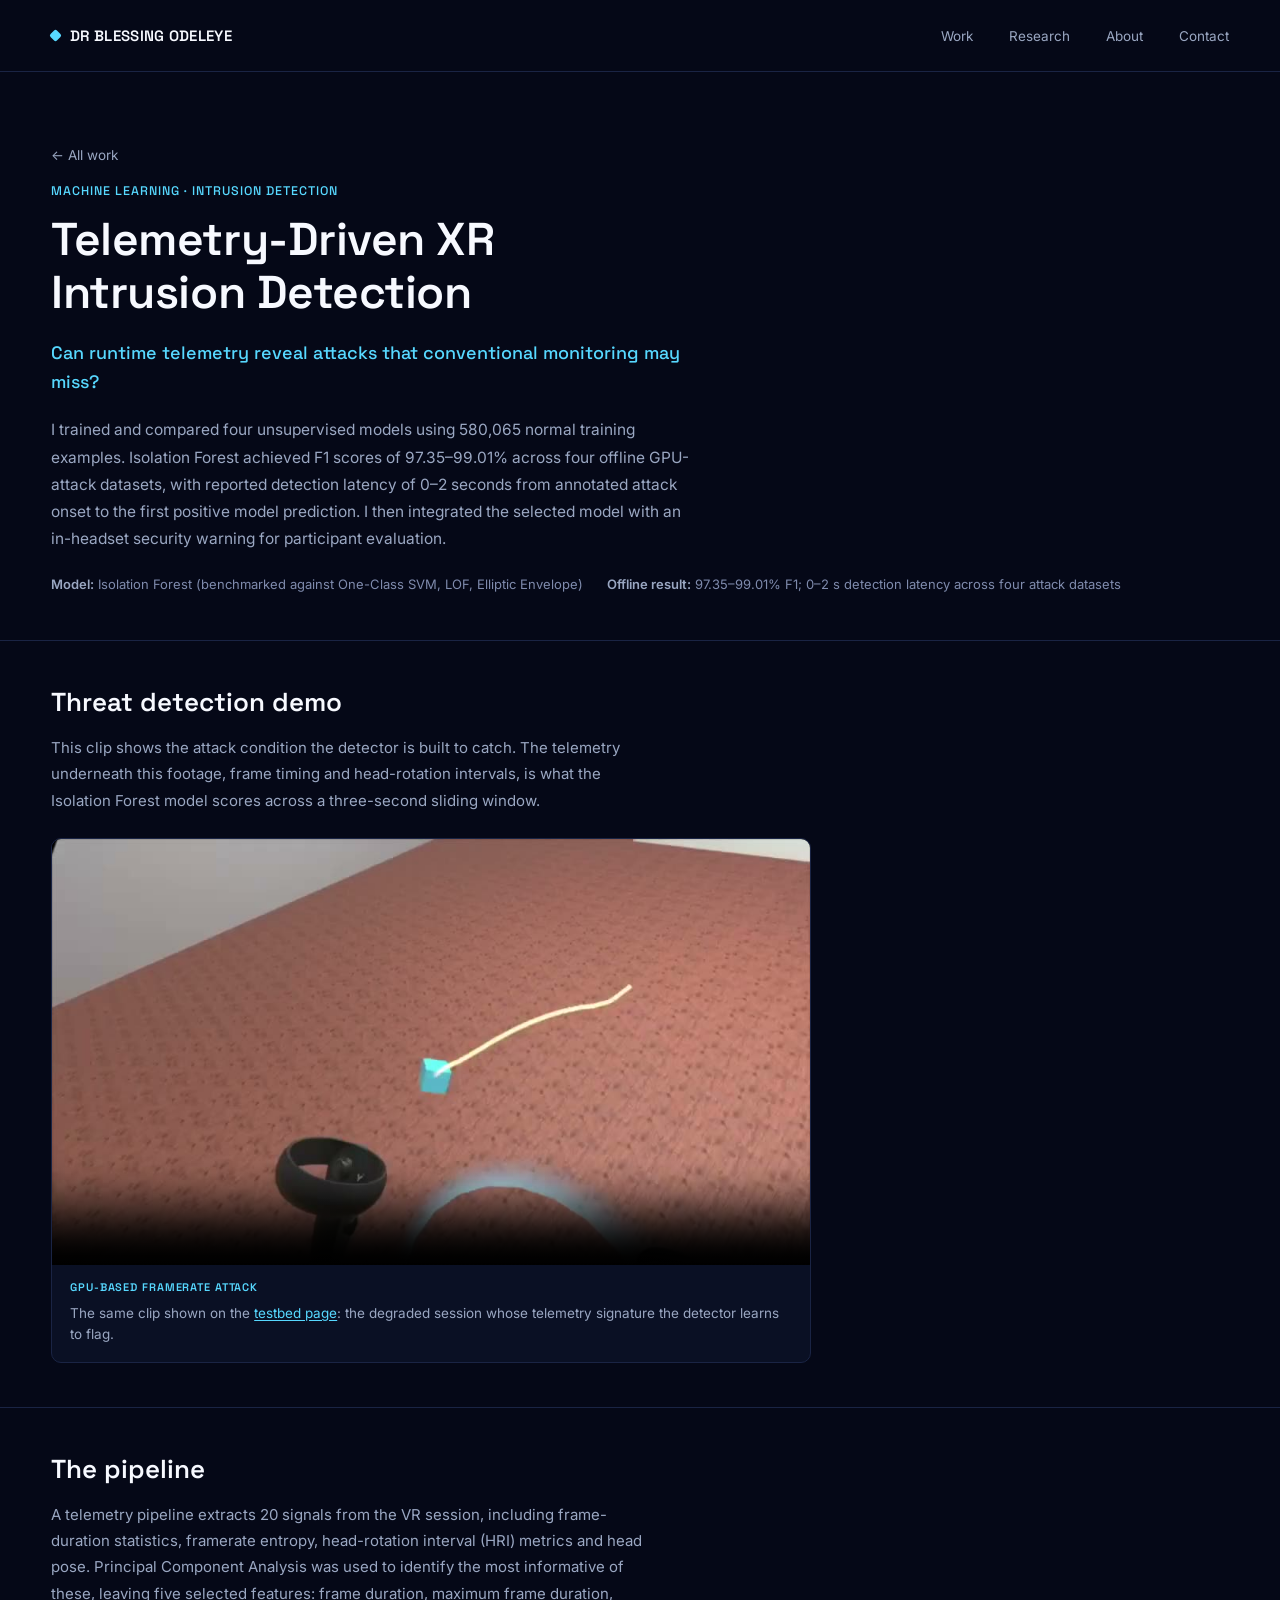
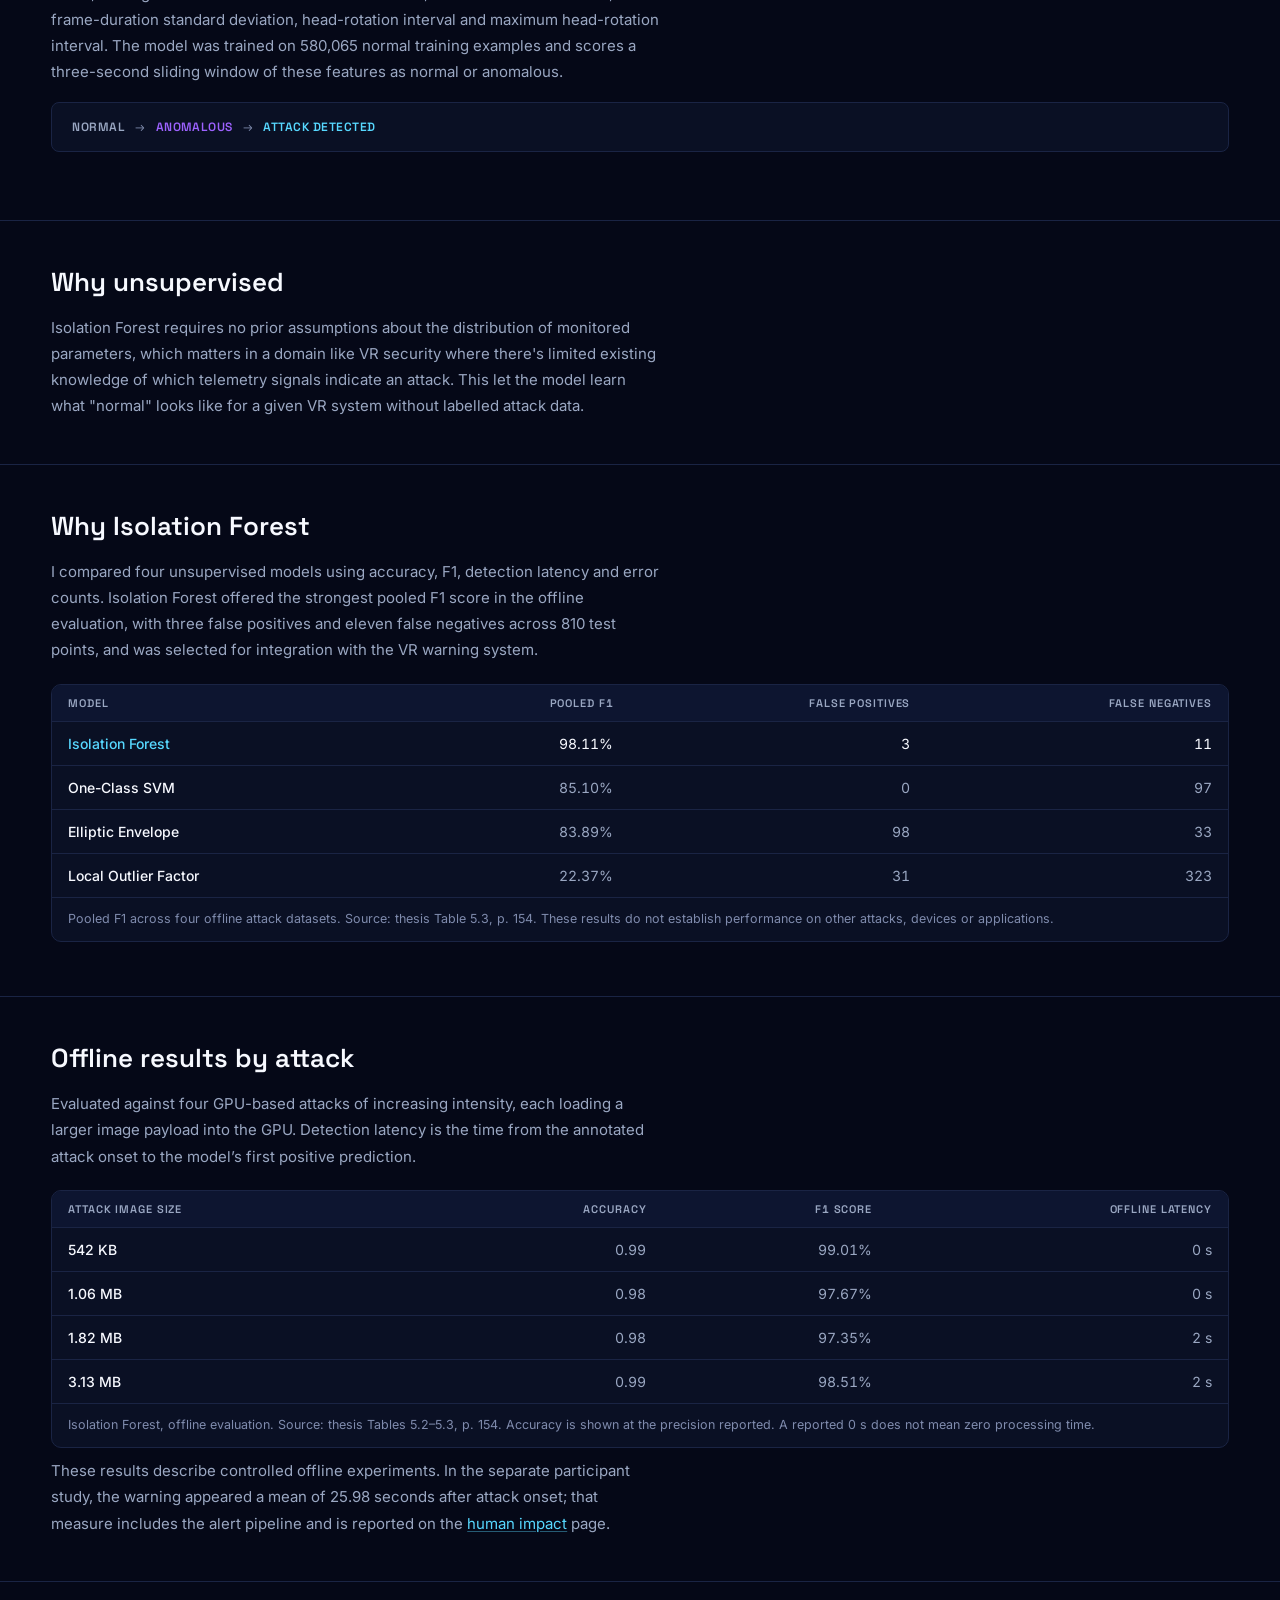
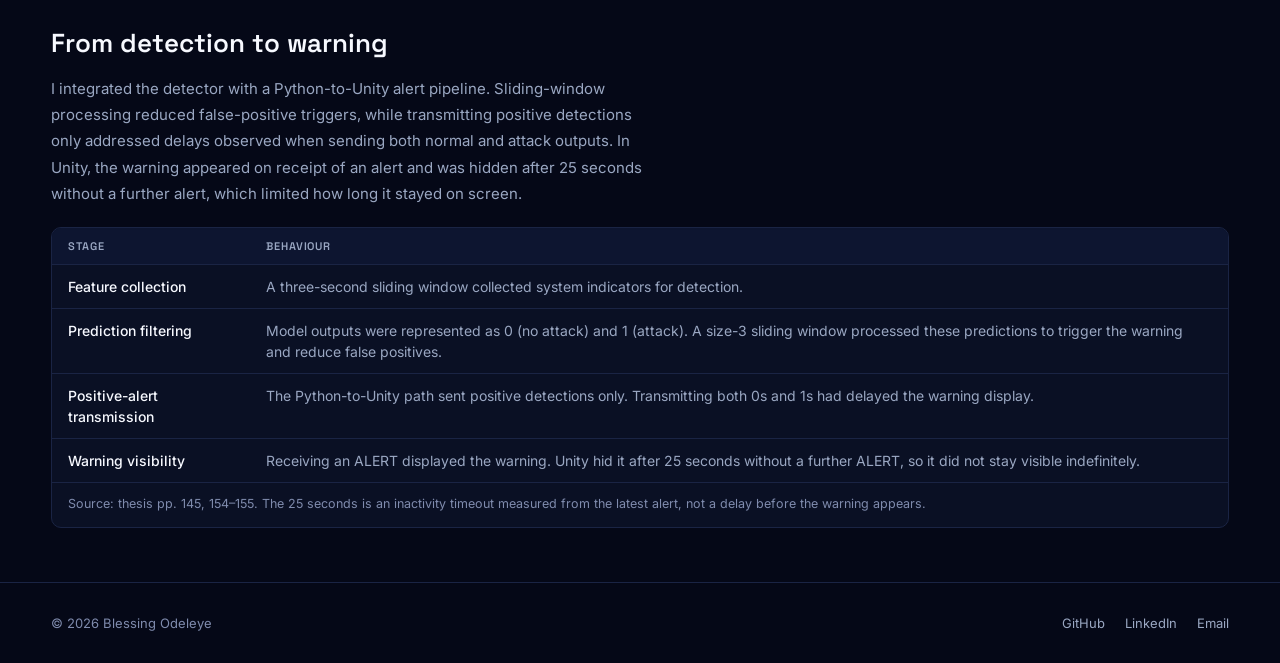
<file: projects/intrusion-detection.html>
<!doctype html>
<html lang="en">
<head>
<meta charset="utf-8">
<meta name="viewport" content="width=device-width,initial-scale=1">
<title>Telemetry-Driven XR Intrusion Detection · Dr Blessing Odeleye</title>
<meta name="description" content="A telemetry-based intrusion detection system for VR. Isolation Forest, selected from four unsupervised models, reached 97.35-99.01% F1 and 0-2 s offline detection latency across four GPU-attack datasets.">
<link rel="preconnect" href="https://fonts.googleapis.com">
<link rel="preconnect" href="https://fonts.gstatic.com" crossorigin>
<link href="https://fonts.googleapis.com/css2?family=Space+Grotesk:wght@400;500;600;700&family=Inter:wght@400;500;600&display=swap" rel="stylesheet">
<link rel="stylesheet" href="../styles.css">
<noscript><style>/* Scroll-reveal is JS-driven; without JS the content must still be visible. */
.reveal{opacity:1 !important; transform:none !important;}</style></noscript>
</head>
<body>

<nav class="topbar">
  <a class="mark" href="../index.html"><span class="dot"></span>DR BLESSING ODELEYE</a>
  <button class="nav-toggle" data-nav-toggle aria-expanded="false" aria-controls="primary-nav" aria-label="Toggle navigation">☰</button>
  <div class="navlinks" id="primary-nav" data-nav-menu>
    <a href="../index.html#work">Work</a>
    <a href="../index.html#research">Research</a>
    <a href="../index.html#about">About</a>
    <a href="../index.html#contact">Contact</a>
  </div>
</nav>

<main>
<section class="project-hero">
  <div class="page">
    <a class="back-link" href="../index.html#work">&larr; All work</a>
    <p class="eyebrow">Machine learning &middot; Intrusion detection</p>
    <h1>Telemetry-Driven XR Intrusion Detection</h1>
    <p class="question">Can runtime telemetry reveal attacks that conventional monitoring may miss?</p>
    <p class="summary">I trained and compared four unsupervised models using 580,065 normal training examples. Isolation Forest achieved F1 scores of 97.35&ndash;99.01% across four offline GPU-attack datasets, with reported detection latency of 0&ndash;2 seconds from annotated attack onset to the first positive model prediction. I then integrated the selected model with an in-headset security warning for participant evaluation.</p>
    <div class="project-meta">
      <span><strong>Model:</strong> Isolation Forest (benchmarked against One-Class SVM, LOF, Elliptic Envelope)</span>
      <span><strong>Offline result:</strong> 97.35&ndash;99.01% F1; 0&ndash;2&nbsp;s detection latency across four attack datasets</span>
    </div>
  </div>
</section>

<section class="project-section" aria-labelledby="demo-title">
  <div class="page">
    <h2 id="demo-title">Threat detection demo</h2>
    <p>This clip shows the attack condition the detector is built to catch. The telemetry underneath this footage, frame timing and head-rotation intervals, is what the Isolation Forest model scores across a three-second sliding window.</p>
      <figure class="demo-video">
        <video controls muted loop playsinline preload="metadata" poster="../assets/images/poster-vr-testbed-attack.jpg">
          <source src="../assets/videos/vr-testbed-attack.mp4" type="video/mp4">
          <p>Your browser can't play this clip. <a href="../assets/videos/vr-testbed-attack.mp4">Download the MP4</a>.</p>
        </video>
        <figcaption><strong>GPU-based framerate attack</strong>The same clip shown on the <a href="vr-security.html">testbed page</a>: the degraded session whose telemetry signature the detector learns to flag.</figcaption>
      </figure>
  </div>
</section>

<section class="project-section">
  <div class="page">
    <h2>The pipeline</h2>
    <p>A telemetry pipeline extracts 20 signals from the VR session, including frame-duration statistics, framerate entropy, head-rotation interval (HRI) metrics and head pose. Principal Component Analysis was used to identify the most informative of these, leaving five selected features: frame duration, maximum frame duration, frame-duration standard deviation, head-rotation interval and maximum head-rotation interval. The model was trained on 580,065 normal training examples and scores a three-second sliding window of these features as normal or anomalous.</p>
    <div class="story-strip reveal">
      <span>Normal</span><span class="arrow">&rarr;</span>
      <span class="text-violet">Anomalous</span><span class="arrow">&rarr;</span>
      <span class="text-cyan">Attack detected</span>
    </div>
  </div>
</section>

<section class="project-section">
  <div class="page">
    <h2>Why unsupervised</h2>
    <p>Isolation Forest requires no prior assumptions about the distribution of monitored parameters, which matters in a domain like VR security where there's limited existing knowledge of which telemetry signals indicate an attack. This let the model learn what "normal" looks like for a given VR system without labelled attack data.</p>
  </div>
</section>

<section class="project-section">
  <div class="page">
    <h2>Why Isolation Forest</h2>
    <p>I compared four unsupervised models using accuracy, F1, detection latency and error counts. Isolation Forest offered the strongest pooled F1 score in the offline evaluation, with three false positives and eleven false negatives across 810 test points, and was selected for integration with the VR warning system.</p>
    <div class="table-wrap">
      <table class="data-table">
        <caption>Pooled F1 across four offline attack datasets. Source: thesis Table 5.3, p.&nbsp;154. These results do not establish performance on other attacks, devices or applications.</caption>
        <thead><tr><th scope="col">Model</th><th scope="col" class="num">Pooled F1</th><th scope="col" class="num">False positives</th><th scope="col" class="num">False negatives</th></tr></thead>
        <tbody>
          <tr class="is-selected"><td>Isolation Forest</td><td class="num">98.11%</td><td class="num">3</td><td class="num">11</td></tr>
          <tr><td>One-Class SVM</td><td class="num">85.10%</td><td class="num">0</td><td class="num">97</td></tr>
          <tr><td>Elliptic Envelope</td><td class="num">83.89%</td><td class="num">98</td><td class="num">33</td></tr>
          <tr><td>Local Outlier Factor</td><td class="num">22.37%</td><td class="num">31</td><td class="num">323</td></tr>
        </tbody>
      </table>
    </div>
  </div>
</section>

<section class="project-section">
  <div class="page">
    <h2 id="evaluation">Offline results by attack</h2>
    <p>Evaluated against four GPU-based attacks of increasing intensity, each loading a larger image payload into the GPU. Detection latency is the time from the annotated attack onset to the model&rsquo;s first positive prediction.</p>
    <div class="table-wrap">
      <table class="data-table">
        <caption>Isolation Forest, offline evaluation. Source: thesis Tables 5.2&ndash;5.3, p.&nbsp;154. Accuracy is shown at the precision reported. A reported 0&nbsp;s does not mean zero processing time.</caption>
        <thead><tr><th scope="col">Attack image size</th><th scope="col" class="num">Accuracy</th><th scope="col" class="num">F1 score</th><th scope="col" class="num">Offline latency</th></tr></thead>
        <tbody>
          <tr><td>542 KB</td><td class="num">0.99</td><td class="num">99.01%</td><td class="num">0&nbsp;s</td></tr>
          <tr><td>1.06 MB</td><td class="num">0.98</td><td class="num">97.67%</td><td class="num">0&nbsp;s</td></tr>
          <tr><td>1.82 MB</td><td class="num">0.98</td><td class="num">97.35%</td><td class="num">2&nbsp;s</td></tr>
          <tr><td>3.13 MB</td><td class="num">0.99</td><td class="num">98.51%</td><td class="num">2&nbsp;s</td></tr>
        </tbody>
      </table>
    </div>
    <p>These results describe controlled offline experiments. In the separate participant study, the warning appeared a mean of 25.98&nbsp;seconds after attack onset; that measure includes the alert pipeline and is reported on the <a href="human-impact.html">human impact</a> page.</p>
  </div>
</section>

<section class="project-section">
  <div class="page">
    <h2>From detection to warning</h2>
    <p>I integrated the detector with a Python-to-Unity alert pipeline. Sliding-window processing reduced false-positive triggers, while transmitting positive detections only addressed delays observed when sending both normal and attack outputs. In Unity, the warning appeared on receipt of an alert and was hidden after 25 seconds without a further alert, which limited how long it stayed on screen.</p>
    <div class="table-wrap">
      <table class="data-table">
        <caption>Source: thesis pp.&nbsp;145, 154&ndash;155. The 25 seconds is an inactivity timeout measured from the latest alert, not a delay before the warning appears.</caption>
        <thead><tr><th scope="col">Stage</th><th scope="col">Behaviour</th></tr></thead>
        <tbody>
          <tr><td>Feature collection</td><td>A three-second sliding window collected system indicators for detection.</td></tr>
          <tr><td>Prediction filtering</td><td>Model outputs were represented as 0 (no attack) and 1 (attack). A size-3 sliding window processed these predictions to trigger the warning and reduce false positives.</td></tr>
          <tr><td>Positive-alert transmission</td><td>The Python-to-Unity path sent positive detections only. Transmitting both 0s and 1s had delayed the warning display.</td></tr>
          <tr><td>Warning visibility</td><td>Receiving an ALERT displayed the warning. Unity hid it after 25 seconds without a further ALERT, so it did not stay visible indefinitely.</td></tr>
        </tbody>
      </table>
    </div>
  </div>
</section>

</main>

<footer class="site-footer">
  <span>&copy; 2026 Blessing Odeleye</span>
  <div class="footer-links">
    <a href="https://github.com/BleOdel" target="_blank" rel="noopener">GitHub</a>
    <a href="https://www.linkedin.com/in/blessingodeleye" target="_blank" rel="noopener">LinkedIn</a>
    <a href="mailto:blessingodeleye@gmail.com">Email</a>
  </div>
</footer>

<script src="../script.js"></script>
</body>
</html>
</file>
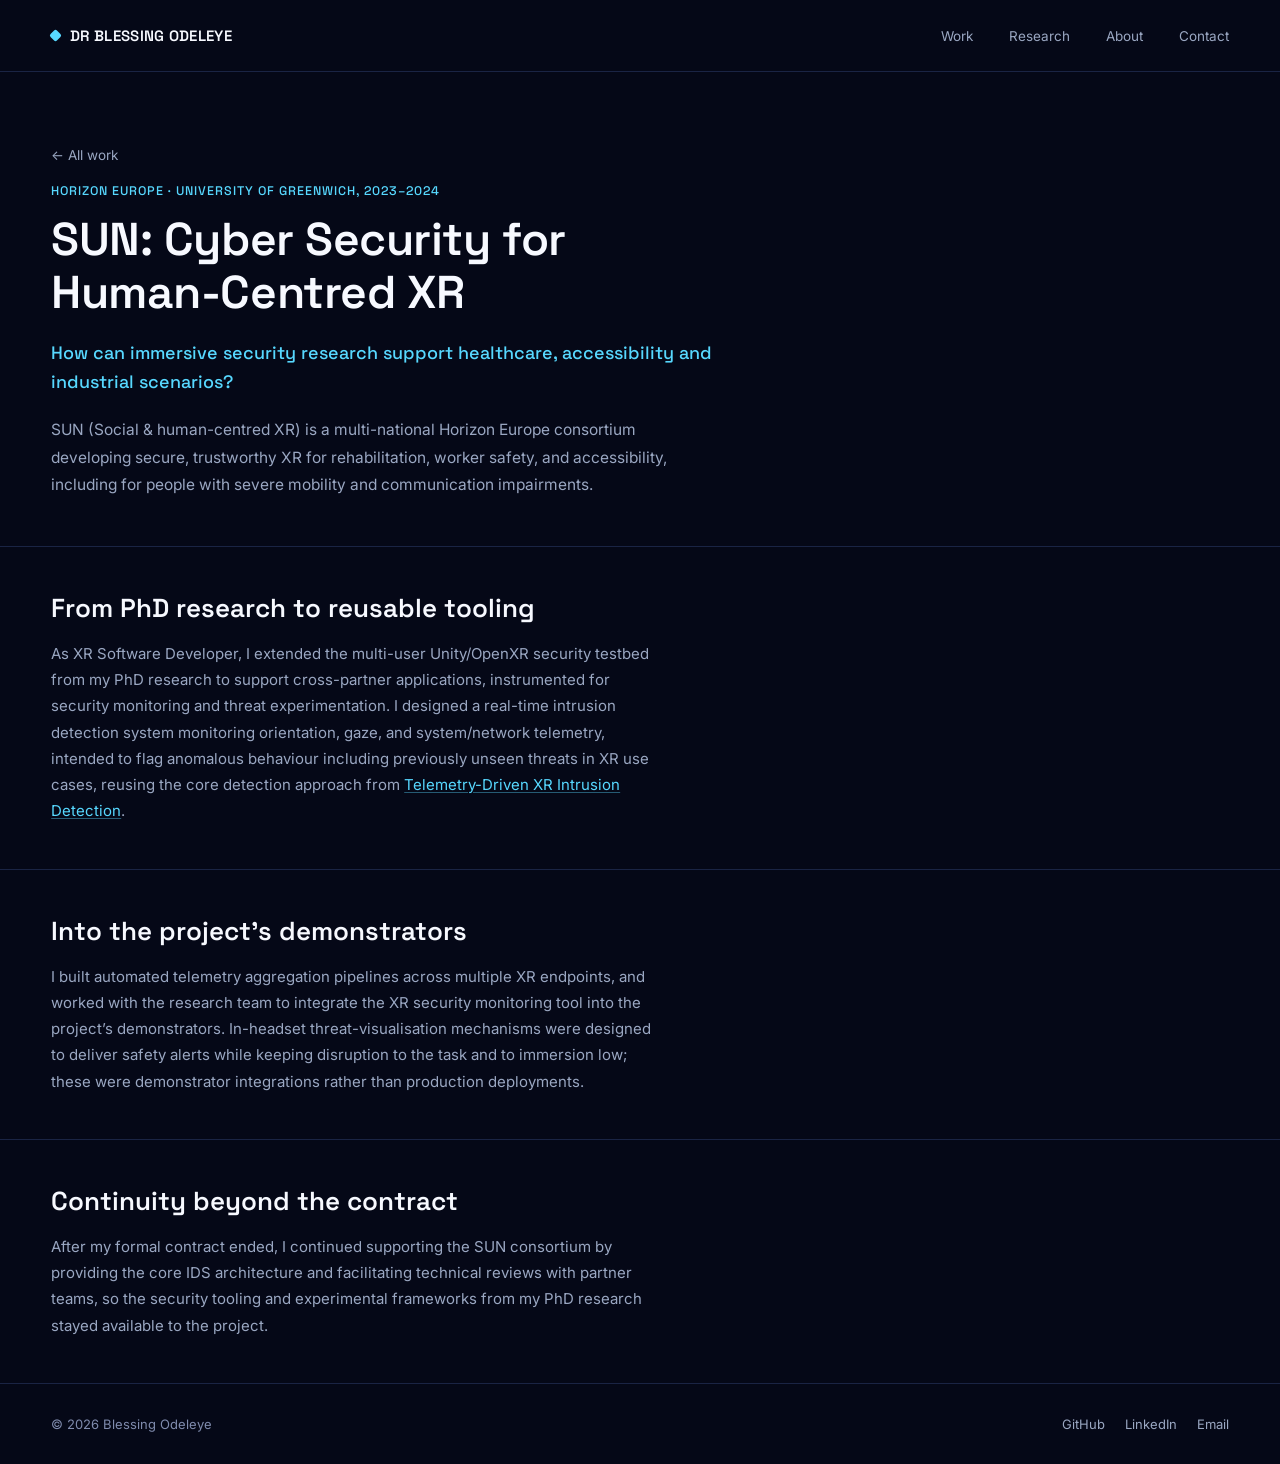
<file: projects/sun.html>
<!doctype html>
<html lang="en">
<head>
<meta charset="utf-8">
<meta name="viewport" content="width=device-width,initial-scale=1">
<title>SUN: Cyber Security for Human-Centred XR · Dr Blessing Odeleye</title>
<meta name="description" content="Horizon Europe SUN project: extending VR intrusion detection to human-centred XR and integrating an XR security monitoring tool into the project&rsquo;s demonstrators.">
<link rel="preconnect" href="https://fonts.googleapis.com">
<link rel="preconnect" href="https://fonts.gstatic.com" crossorigin>
<link href="https://fonts.googleapis.com/css2?family=Space+Grotesk:wght@400;500;600;700&family=Inter:wght@400;500;600&display=swap" rel="stylesheet">
<link rel="stylesheet" href="../styles.css">
<noscript><style>/* Scroll-reveal is JS-driven; without JS the content must still be visible. */
.reveal{opacity:1 !important; transform:none !important;}</style></noscript>
</head>
<body>

<nav class="topbar">
  <a class="mark" href="../index.html"><span class="dot"></span>DR BLESSING ODELEYE</a>
  <button class="nav-toggle" data-nav-toggle aria-expanded="false" aria-controls="primary-nav" aria-label="Toggle navigation">☰</button>
  <div class="navlinks" id="primary-nav" data-nav-menu>
    <a href="../index.html#work">Work</a>
    <a href="../index.html#research">Research</a>
    <a href="../index.html#about">About</a>
    <a href="../index.html#contact">Contact</a>
  </div>
</nav>

<main>
<section class="project-hero">
  <div class="page">
    <a class="back-link" href="../index.html#work">&larr; All work</a>
    <p class="eyebrow">Horizon Europe &middot; University of Greenwich, 2023&ndash;2024</p>
    <h1>SUN: Cyber Security for Human-Centred XR</h1>
    <p class="question">How can immersive security research support healthcare, accessibility and industrial scenarios?</p>
    <p class="summary">SUN (Social &amp; human-centred XR) is a multi-national Horizon Europe consortium developing secure, trustworthy XR for rehabilitation, worker safety, and accessibility, including for people with severe mobility and communication impairments.</p>
  </div>
</section>

<!-- MEDIA: no specific footage listed in the brief for SUN — consider a demonstrator clip from a partner site if one becomes available for public release -->

<section class="project-section">
  <div class="page">
    <h2>From PhD research to reusable tooling</h2>
    <p>As XR Software Developer, I extended the multi-user Unity/OpenXR security testbed from my PhD research to support cross-partner applications, instrumented for security monitoring and threat experimentation. I designed a real-time intrusion detection system monitoring orientation, gaze, and system/network telemetry, intended to flag anomalous behaviour including previously unseen threats in XR use cases, reusing the core detection approach from <a href="intrusion-detection.html">Telemetry-Driven XR Intrusion Detection</a>.</p>
  </div>
</section>

<section class="project-section">
  <div class="page">
    <h2>Into the project&rsquo;s demonstrators</h2>
    <p>I built automated telemetry aggregation pipelines across multiple XR endpoints, and worked with the research team to integrate the XR security monitoring tool into the project&rsquo;s demonstrators. In-headset threat-visualisation mechanisms were designed to deliver safety alerts while keeping disruption to the task and to immersion low; these were demonstrator integrations rather than production deployments.</p>
  </div>
</section>

<section class="project-section">
  <div class="page">
    <h2>Continuity beyond the contract</h2>
    <p>After my formal contract ended, I continued supporting the SUN consortium by providing the core IDS architecture and facilitating technical reviews with partner teams, so the security tooling and experimental frameworks from my PhD research stayed available to the project.</p>
  </div>
</section>
</main>

<footer class="site-footer">
  <span>&copy; 2026 Blessing Odeleye</span>
  <div class="footer-links">
    <a href="https://github.com/BleOdel" target="_blank" rel="noopener">GitHub</a>
    <a href="https://www.linkedin.com/in/blessingodeleye" target="_blank" rel="noopener">LinkedIn</a>
    <a href="mailto:blessingodeleye@gmail.com">Email</a>
  </div>
</footer>

<script src="../script.js"></script>
</body>
</html>
</file>
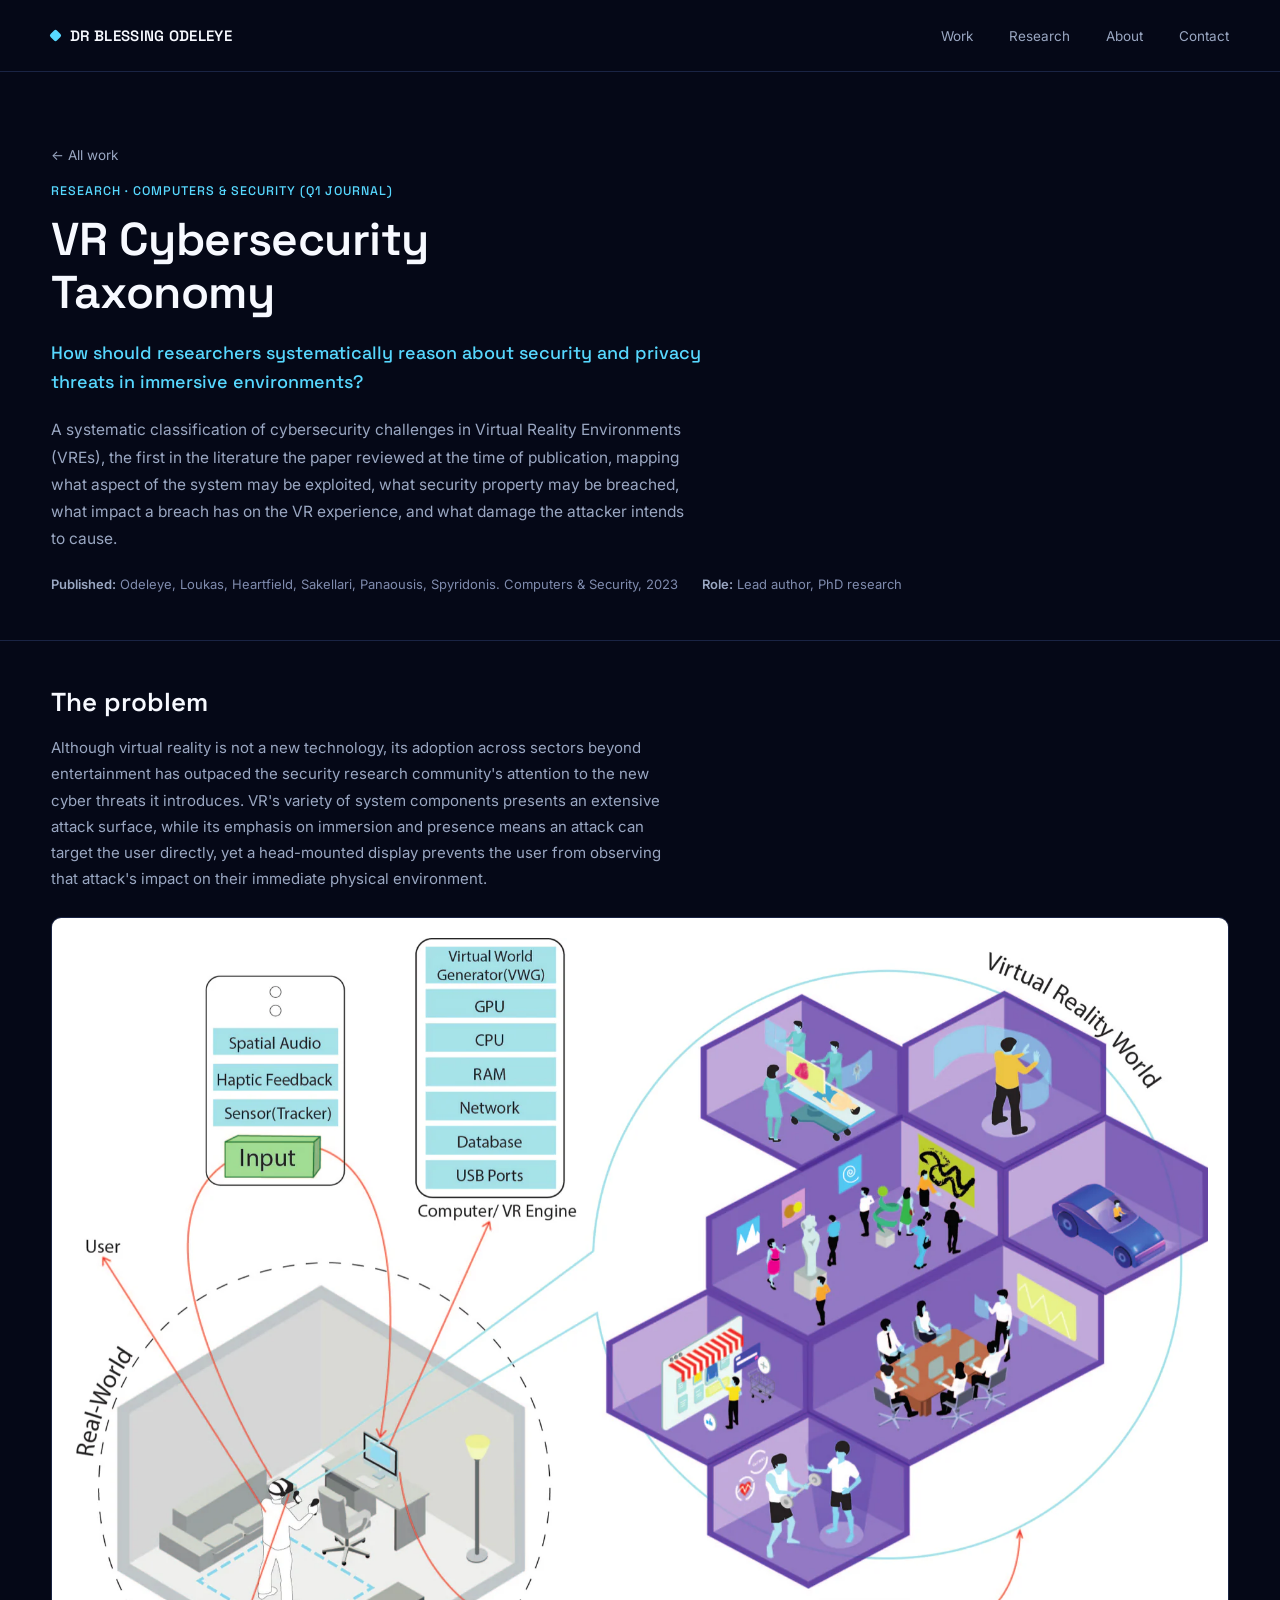
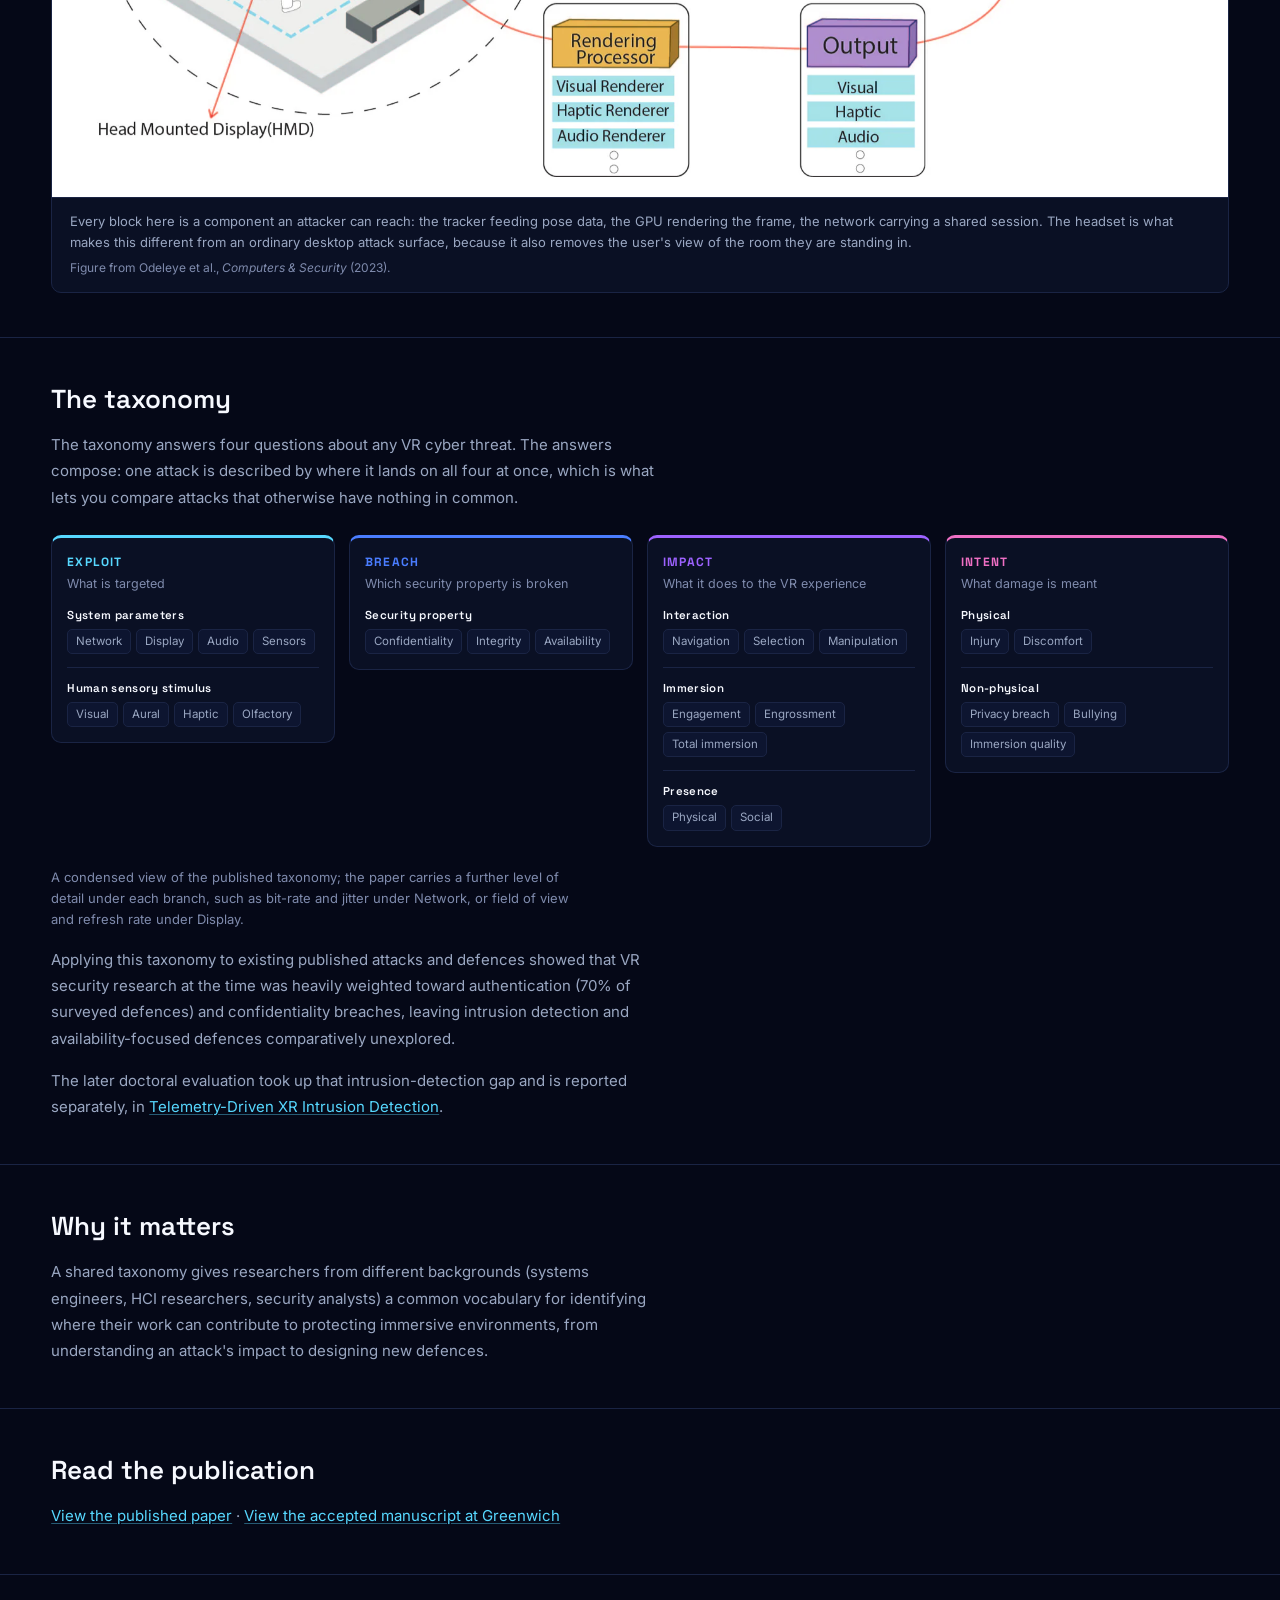
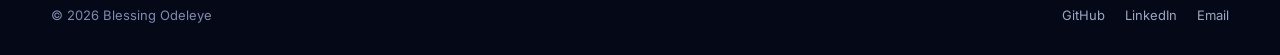
<file: projects/taxonomy.html>
<!doctype html>
<html lang="en">
<head>
<meta charset="utf-8">
<meta name="viewport" content="width=device-width,initial-scale=1">
<title>VR Cybersecurity Taxonomy · Dr Blessing Odeleye</title>
<meta name="description" content="A systematic taxonomy of cybersecurity challenges in virtual reality environments, published in Computers & Security.">
<link rel="preconnect" href="https://fonts.googleapis.com">
<link rel="preconnect" href="https://fonts.gstatic.com" crossorigin>
<link href="https://fonts.googleapis.com/css2?family=Space+Grotesk:wght@400;500;600;700&family=Inter:wght@400;500;600&display=swap" rel="stylesheet">
<link rel="stylesheet" href="../styles.css">
<noscript><style>/* Scroll-reveal is JS-driven; without JS the content must still be visible. */
.reveal{opacity:1 !important; transform:none !important;}</style></noscript>
</head>
<body>

<nav class="topbar">
  <a class="mark" href="../index.html"><span class="dot"></span>DR BLESSING ODELEYE</a>
  <button class="nav-toggle" data-nav-toggle aria-expanded="false" aria-controls="primary-nav" aria-label="Toggle navigation">☰</button>
  <div class="navlinks" id="primary-nav" data-nav-menu>
    <a href="../index.html#work">Work</a>
    <a href="../index.html#research">Research</a>
    <a href="../index.html#about">About</a>
    <a href="../index.html#contact">Contact</a>
  </div>
</nav>

<main>
<section class="project-hero">
  <div class="page">
    <a class="back-link" href="../index.html#work">&larr; All work</a>
    <p class="eyebrow">Research &middot; Computers &amp; Security (Q1 journal)</p>
    <h1>VR Cybersecurity Taxonomy</h1>
    <p class="question">How should researchers systematically reason about security and privacy threats in immersive environments?</p>
    <p class="summary">A systematic classification of cybersecurity challenges in Virtual Reality Environments (VREs), the first in the literature the paper reviewed at the time of publication, mapping what aspect of the system may be exploited, what security property may be breached, what impact a breach has on the VR experience, and what damage the attacker intends to cause.</p>
    <div class="project-meta">
      <span><strong>Published:</strong> Odeleye, Loukas, Heartfield, Sakellari, Panaousis, Spyridonis. Computers &amp; Security, 2023</span>
      <span><strong>Role:</strong> Lead author, PhD research</span>
    </div>
  </div>
</section>

<!-- MEDIA: no footage needed here — the brief presents this taxonomy as an interactive/animated research artefact rather than video (creative brief §06); the architecture figure and taxonomy map below fill that role -->

<section class="project-section">
  <div class="page">
    <h2>The problem</h2>
    <p>Although virtual reality is not a new technology, its adoption across sectors beyond entertainment has outpaced the security research community's attention to the new cyber threats it introduces. VR's variety of system components presents an extensive attack surface, while its emphasis on immersion and presence means an attack can target the user directly, yet a head-mounted display prevents the user from observing that attack's impact on their immediate physical environment.</p>
    <figure class="paper-figure">
      <img src="../assets/images/vr-environment-components.webp"
           srcset="../assets/images/vr-environment-components-900.webp 900w,
                   ../assets/images/vr-environment-components.webp 1800w"
           sizes="(min-width:1280px) 1168px, 92vw"
           alt="Diagram of a typical VR environment. A user in a real-world room wears a head-mounted display and holds controllers. Input devices (spatial audio, haptic feedback, sensors and trackers) feed a computer or VR engine containing the virtual world generator, GPU, CPU, RAM, network, database and USB ports. A rendering processor drives visual, haptic and audio renderers, whose output produces the virtual reality world, shown as hexagonal panels of surgery, design, a gallery, retail, a meeting, driving and physiotherapy."
           width="1800" height="1331" loading="lazy" decoding="async">
      <figcaption>Every block here is a component an attacker can reach: the tracker feeding pose data, the GPU rendering the frame, the network carrying a shared session. The headset is what makes this different from an ordinary desktop attack surface, because it also removes the user's view of the room they are standing in.
        <span class="src">Figure from Odeleye et al., <em>Computers &amp; Security</em> (2023).</span>
      </figcaption>
    </figure>
  </div>
</section>

<section class="project-section">
  <div class="page">
    <h2>The taxonomy</h2>
    <p>The taxonomy answers four questions about any VR cyber threat. The answers compose: one attack is described by where it lands on all four at once, which is what lets you compare attacks that otherwise have nothing in common.</p>
    <div class="taxonomy-map reveal">
      <div class="tx-branch tx-exploit">
        <h3>Exploit</h3>
        <p class="tx-q">What is targeted</p>
        <div class="tx-group"><span>System parameters</span><ul><li>Network</li><li>Display</li><li>Audio</li><li>Sensors</li></ul></div>
        <div class="tx-group"><span>Human sensory stimulus</span><ul><li>Visual</li><li>Aural</li><li>Haptic</li><li>Olfactory</li></ul></div>
      </div>
      <div class="tx-branch tx-breach">
        <h3>Breach</h3>
        <p class="tx-q">Which security property is broken</p>
        <div class="tx-group"><span>Security property</span><ul><li>Confidentiality</li><li>Integrity</li><li>Availability</li></ul></div>
      </div>
      <div class="tx-branch tx-impact">
        <h3>Impact</h3>
        <p class="tx-q">What it does to the VR experience</p>
        <div class="tx-group"><span>Interaction</span><ul><li>Navigation</li><li>Selection</li><li>Manipulation</li></ul></div>
        <div class="tx-group"><span>Immersion</span><ul><li>Engagement</li><li>Engrossment</li><li>Total immersion</li></ul></div>
        <div class="tx-group"><span>Presence</span><ul><li>Physical</li><li>Social</li></ul></div>
      </div>
      <div class="tx-branch tx-intent">
        <h3>Intent</h3>
        <p class="tx-q">What damage is meant</p>
        <div class="tx-group"><span>Physical</span><ul><li>Injury</li><li>Discomfort</li></ul></div>
        <div class="tx-group"><span>Non-physical</span><ul><li>Privacy breach</li><li>Bullying</li><li>Immersion quality</li></ul></div>
      </div>
    </div>
    <p class="figure-note">A condensed view of the published taxonomy; the paper carries a further level of detail under each branch, such as bit-rate and jitter under Network, or field of view and refresh rate under Display.</p>
    <p>Applying this taxonomy to existing published attacks and defences showed that VR security research at the time was heavily weighted toward authentication (70% of surveyed defences) and confidentiality breaches, leaving intrusion detection and availability-focused defences comparatively unexplored.</p>
    <p>The later doctoral evaluation took up that intrusion-detection gap and is reported separately, in <a href="intrusion-detection.html">Telemetry-Driven XR Intrusion Detection</a>.</p>
  </div>
</section>

<section class="project-section">
  <div class="page">
    <h2>Why it matters</h2>
    <p>A shared taxonomy gives researchers from different backgrounds (systems engineers, HCI researchers, security analysts) a common vocabulary for identifying where their work can contribute to protecting immersive environments, from understanding an attack's impact to designing new defences.</p>
  </div>
</section>
<section class="project-section">
  <div class="page">
    <h2>Read the publication</h2>
    <p><a href="https://doi.org/10.1016/j.cose.2022.102951" target="_blank" rel="noopener">View the published paper</a> &middot; <a href="https://gala.gre.ac.uk/id/eprint/37769/" target="_blank" rel="noopener">View the accepted manuscript at Greenwich</a></p>
  </div>
</section>
</main>

<footer class="site-footer">
  <span>&copy; 2026 Blessing Odeleye</span>
  <div class="footer-links">
    <a href="https://github.com/BleOdel" target="_blank" rel="noopener">GitHub</a>
    <a href="https://www.linkedin.com/in/blessingodeleye" target="_blank" rel="noopener">LinkedIn</a>
    <a href="mailto:blessingodeleye@gmail.com">Email</a>
  </div>
</footer>

<script src="../script.js"></script>
</body>
</html>
</file>
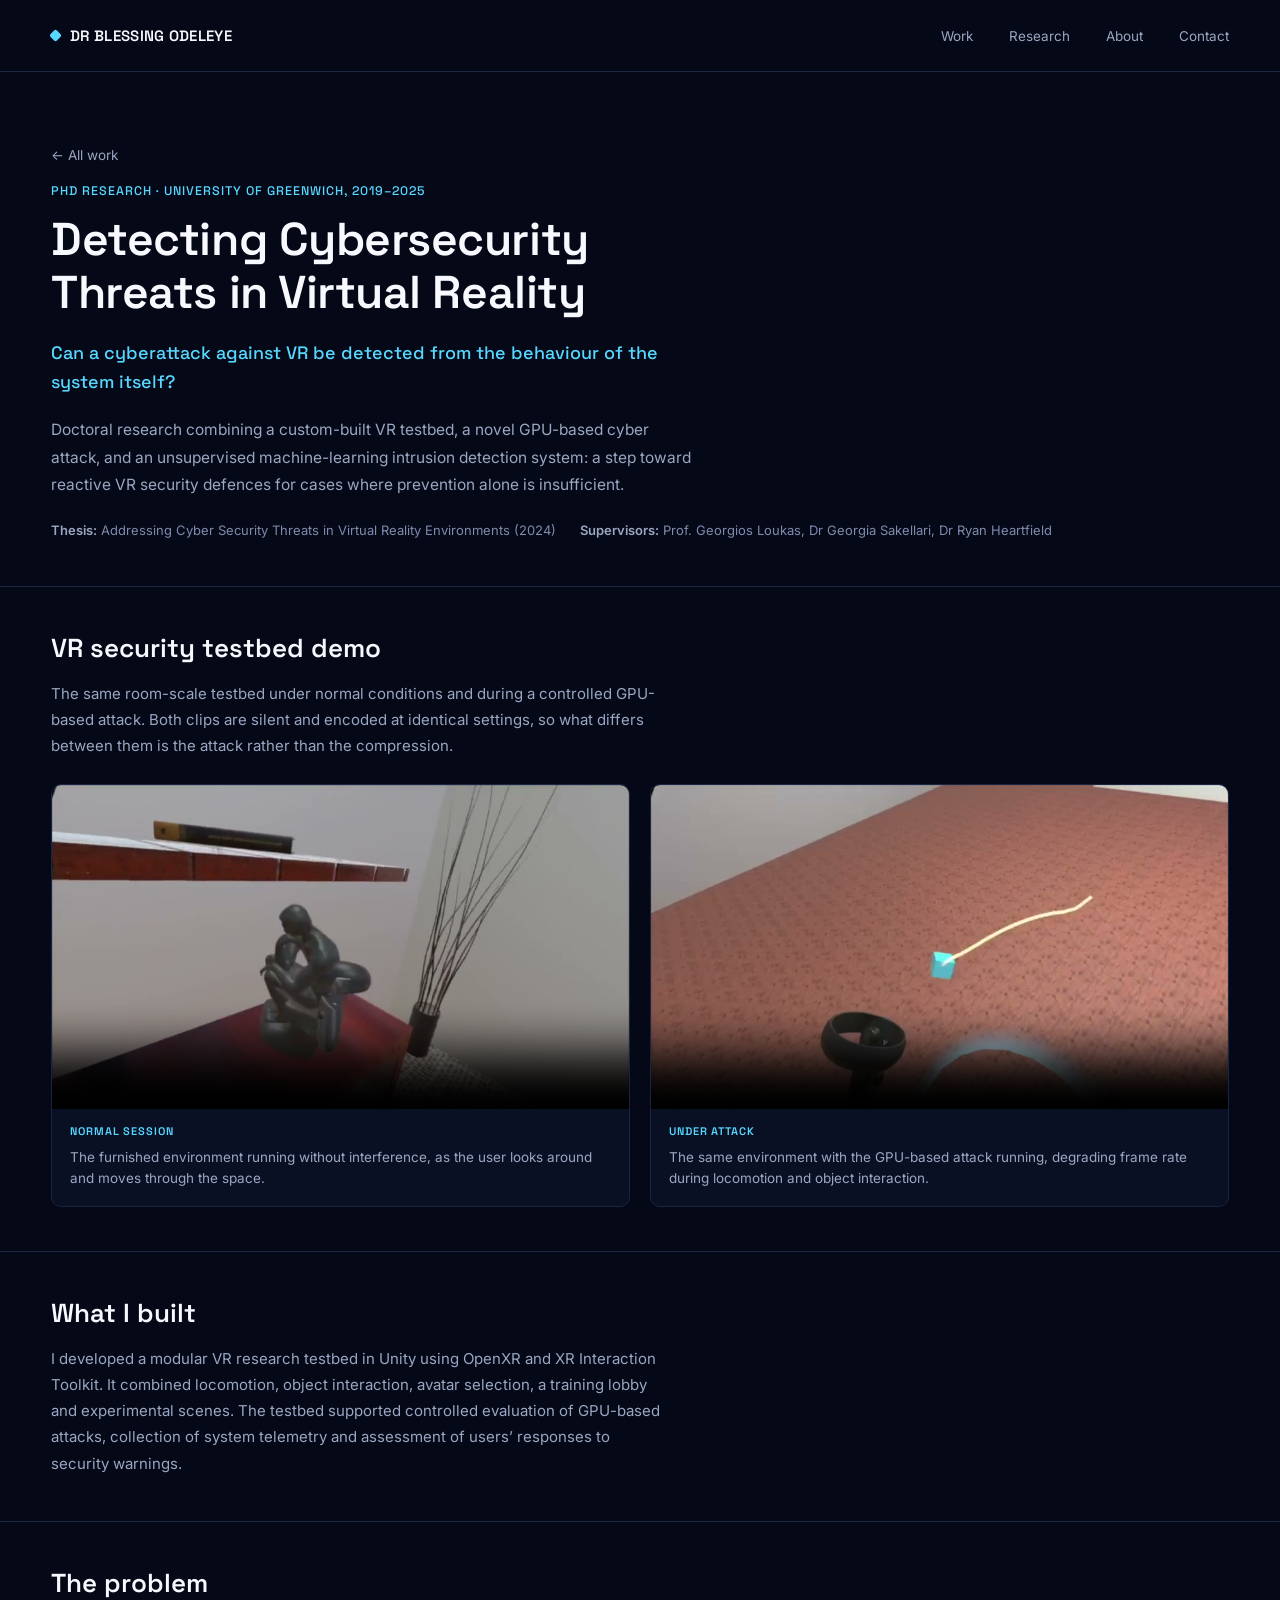
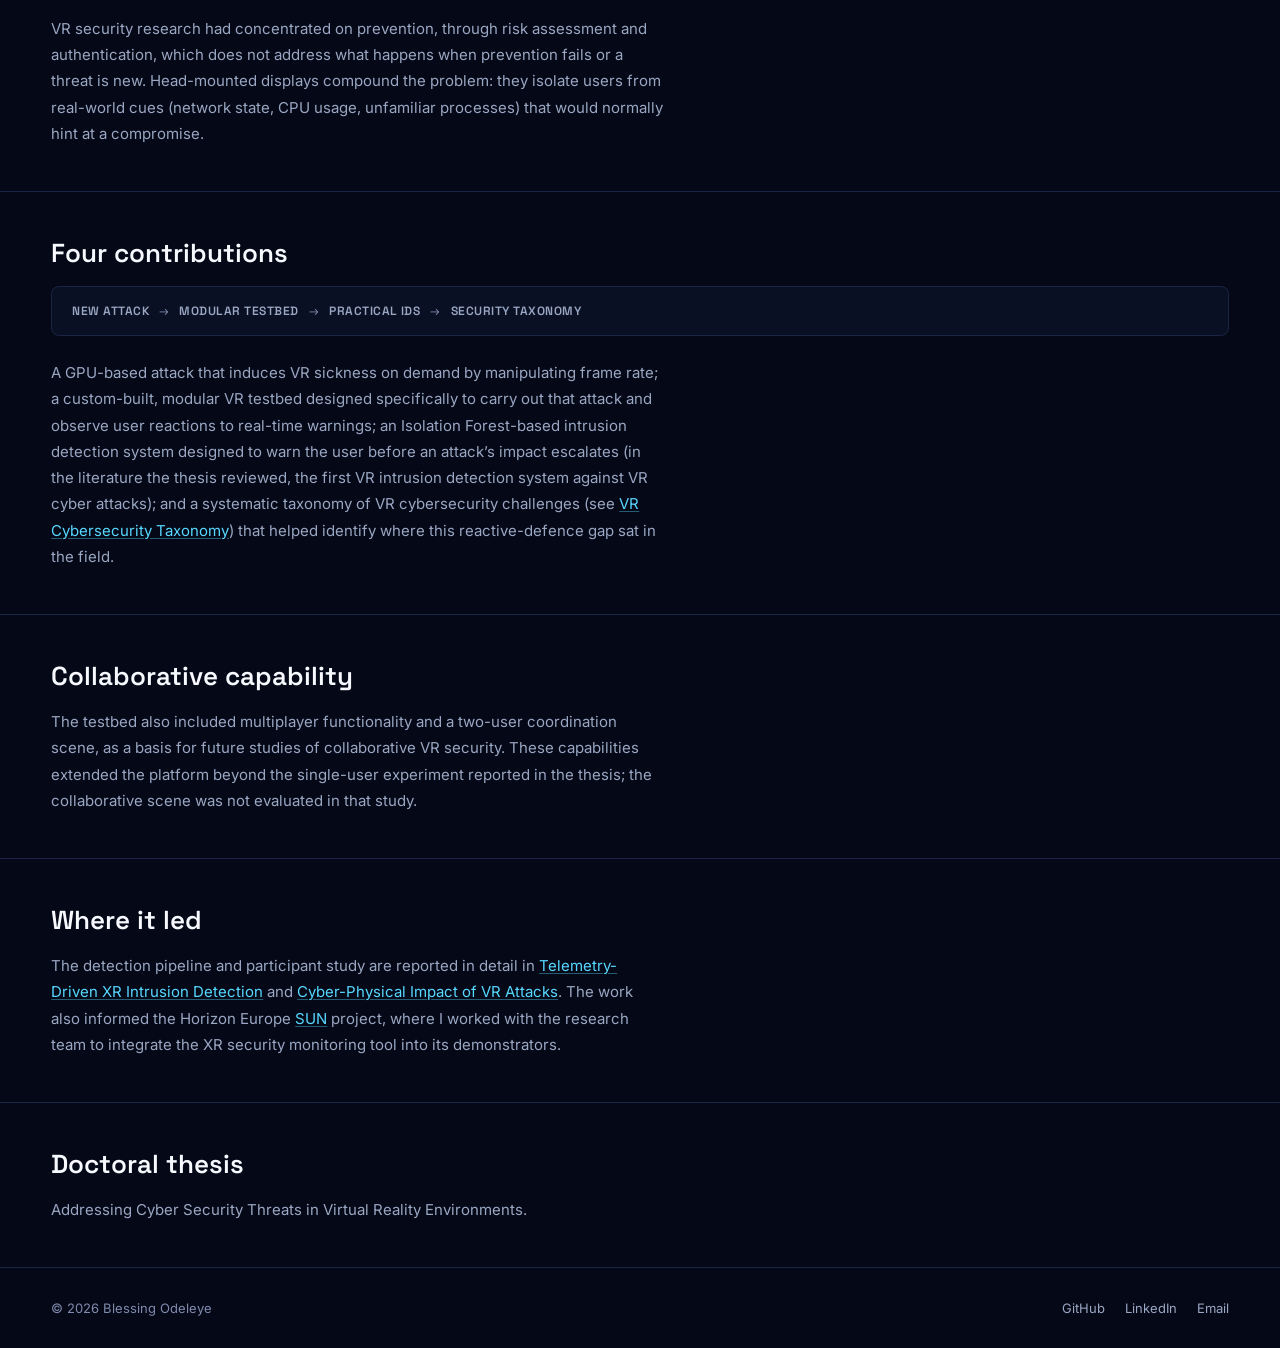
<file: projects/vr-security.html>
<!doctype html>
<html lang="en">
<head>
<meta charset="utf-8">
<meta name="viewport" content="width=device-width,initial-scale=1">
<title>Detecting Cybersecurity Threats in VR · Dr Blessing Odeleye</title>
<meta name="description" content="Doctoral research on detecting cybersecurity threats in virtual reality environments: a new attack, a modular testbed, a practical IDS, and a security taxonomy.">
<link rel="preconnect" href="https://fonts.googleapis.com">
<link rel="preconnect" href="https://fonts.gstatic.com" crossorigin>
<link href="https://fonts.googleapis.com/css2?family=Space+Grotesk:wght@400;500;600;700&family=Inter:wght@400;500;600&display=swap" rel="stylesheet">
<link rel="stylesheet" href="../styles.css">
<noscript><style>/* Scroll-reveal is JS-driven; without JS the content must still be visible. */
.reveal{opacity:1 !important; transform:none !important;}</style></noscript>
</head>
<body>

<nav class="topbar">
  <a class="mark" href="../index.html"><span class="dot"></span>DR BLESSING ODELEYE</a>
  <button class="nav-toggle" data-nav-toggle aria-expanded="false" aria-controls="primary-nav" aria-label="Toggle navigation">☰</button>
  <div class="navlinks" id="primary-nav" data-nav-menu>
    <a href="../index.html#work">Work</a>
    <a href="../index.html#research">Research</a>
    <a href="../index.html#about">About</a>
    <a href="../index.html#contact">Contact</a>
  </div>
</nav>

<main>
<section class="project-hero">
  <div class="page">
    <a class="back-link" href="../index.html#work">&larr; All work</a>
    <p class="eyebrow">PhD research &middot; University of Greenwich, 2019&ndash;2025</p>
    <h1>Detecting Cybersecurity Threats in Virtual Reality</h1>
    <p class="question">Can a cyberattack against VR be detected from the behaviour of the system itself?</p>
    <p class="summary">Doctoral research combining a custom-built VR testbed, a novel GPU-based cyber attack, and an unsupervised machine-learning intrusion detection system: a step toward reactive VR security defences for cases where prevention alone is insufficient.</p>
    <div class="project-meta">
      <span><strong>Thesis:</strong> Addressing Cyber Security Threats in Virtual Reality Environments (2024)</span>
      <span><strong>Supervisors:</strong> Prof. Georgios Loukas, Dr Georgia Sakellari, Dr Ryan Heartfield</span>
    </div>
  </div>
</section>

<section class="project-section" aria-labelledby="demo-title">
  <div class="page">
    <h2 id="demo-title">VR security testbed demo</h2>
    <p>The same room-scale testbed under normal conditions and during a controlled GPU-based attack. Both clips are silent and encoded at identical settings, so what differs between them is the attack rather than the compression.</p>
    <div class="demo-grid">
      <figure class="demo-video">
        <video controls muted loop playsinline preload="metadata" poster="../assets/images/poster-vr-testbed-normal.jpg">
          <source src="../assets/videos/vr-testbed-normal.mp4" type="video/mp4">
          <p>Your browser can't play this clip. <a href="../assets/videos/vr-testbed-normal.mp4">Download the MP4</a>.</p>
        </video>
        <figcaption><strong>Normal session</strong>The furnished environment running without interference, as the user looks around and moves through the space.</figcaption>
      </figure>
      <figure class="demo-video">
        <video controls muted loop playsinline preload="metadata" poster="../assets/images/poster-vr-testbed-attack.jpg">
          <source src="../assets/videos/vr-testbed-attack.mp4" type="video/mp4">
          <p>Your browser can't play this clip. <a href="../assets/videos/vr-testbed-attack.mp4">Download the MP4</a>.</p>
        </video>
        <figcaption><strong>Under attack</strong>The same environment with the GPU-based attack running, degrading frame rate during locomotion and object interaction.</figcaption>
      </figure>
    </div>
  </div>
</section>

<section class="project-section">
  <div class="page">
    <h2>What I built</h2>
    <p>I developed a modular VR research testbed in Unity using OpenXR and XR Interaction Toolkit. It combined locomotion, object interaction, avatar selection, a training lobby and experimental scenes. The testbed supported controlled evaluation of GPU-based attacks, collection of system telemetry and assessment of users&rsquo; responses to security warnings.</p>
  </div>
</section>

<section class="project-section">
  <div class="page">
    <h2>The problem</h2>
    <p>VR security research had concentrated on prevention, through risk assessment and authentication, which does not address what happens when prevention fails or a threat is new. Head-mounted displays compound the problem: they isolate users from real-world cues (network state, CPU usage, unfamiliar processes) that would normally hint at a compromise.</p>
  </div>
</section>

<section class="project-section">
  <div class="page">
    <h2>Four contributions</h2>
    <div class="story-strip reveal">
      <span>New attack</span><span class="arrow">&rarr;</span>
      <span>Modular testbed</span><span class="arrow">&rarr;</span>
      <span>Practical IDS</span><span class="arrow">&rarr;</span>
      <span>Security taxonomy</span>
    </div>
    <p>A GPU-based attack that induces VR sickness on demand by manipulating frame rate; a custom-built, modular VR testbed designed specifically to carry out that attack and observe user reactions to real-time warnings; an Isolation Forest-based intrusion detection system designed to warn the user before an attack&rsquo;s impact escalates (in the literature the thesis reviewed, the first VR intrusion detection system against VR cyber attacks); and a systematic taxonomy of VR cybersecurity challenges (see <a href="taxonomy.html">VR Cybersecurity Taxonomy</a>) that helped identify where this reactive-defence gap sat in the field.</p>
  </div>
</section>

<section class="project-section">
  <div class="page">
    <h2>Collaborative capability</h2>
    <p>The testbed also included multiplayer functionality and a two-user coordination scene, as a basis for future studies of collaborative VR security. These capabilities extended the platform beyond the single-user experiment reported in the thesis; the collaborative scene was not evaluated in that study.</p>
  </div>
</section>

<section class="project-section">
  <div class="page">
    <h2>Where it led</h2>
    <p>The detection pipeline and participant study are reported in detail in <a href="intrusion-detection.html">Telemetry-Driven XR Intrusion Detection</a> and <a href="human-impact.html">Cyber-Physical Impact of VR Attacks</a>. The work also informed the Horizon Europe <a href="sun.html">SUN</a> project, where I worked with the research team to integrate the XR security monitoring tool into its demonstrators.</p>
  </div>
</section>
<section class="project-section">
  <div class="page">
    <h2>Doctoral thesis</h2>
    <p>Addressing Cyber Security Threats in Virtual Reality Environments.</p>
  </div>
</section>
</main>

<footer class="site-footer">
  <span>&copy; 2026 Blessing Odeleye</span>
  <div class="footer-links">
    <a href="https://github.com/BleOdel" target="_blank" rel="noopener">GitHub</a>
    <a href="https://www.linkedin.com/in/blessingodeleye" target="_blank" rel="noopener">LinkedIn</a>
    <a href="mailto:blessingodeleye@gmail.com">Email</a>
  </div>
</footer>

<script src="../script.js"></script>
</body>
</html>
</file>
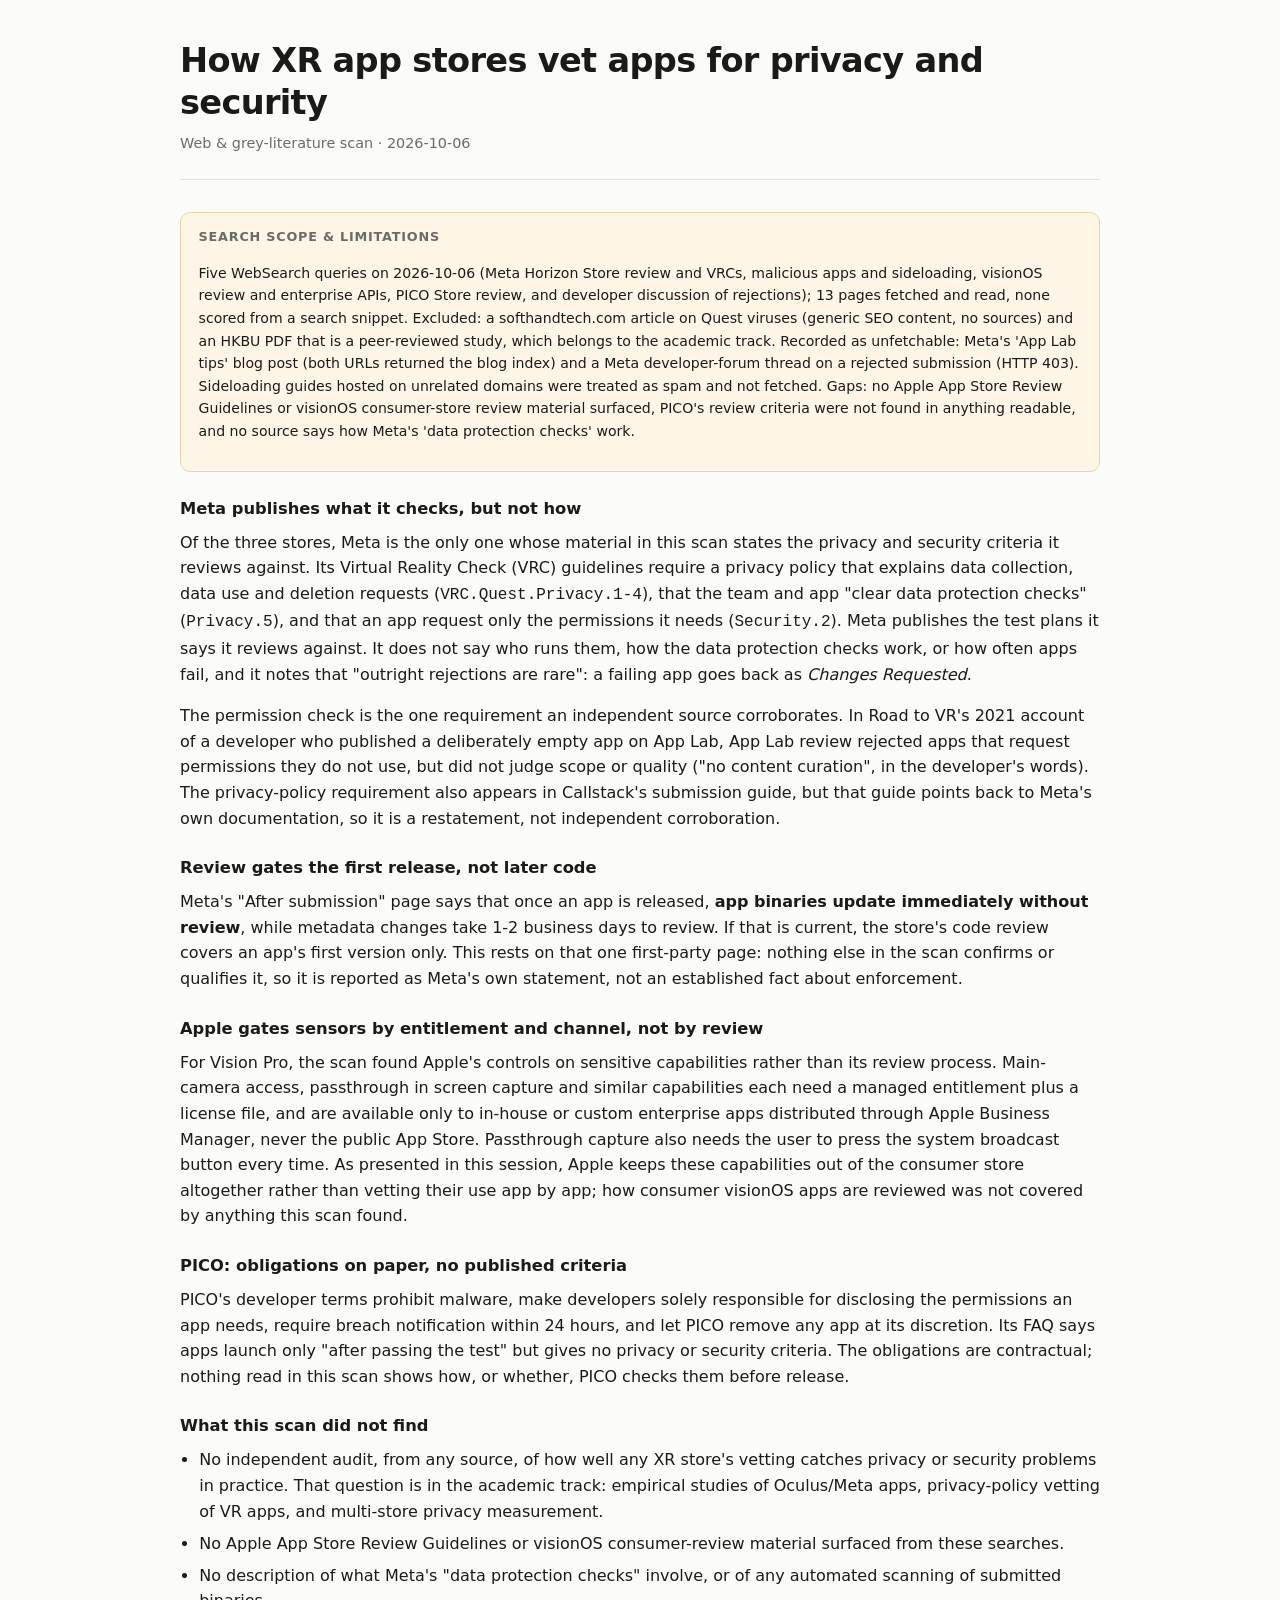
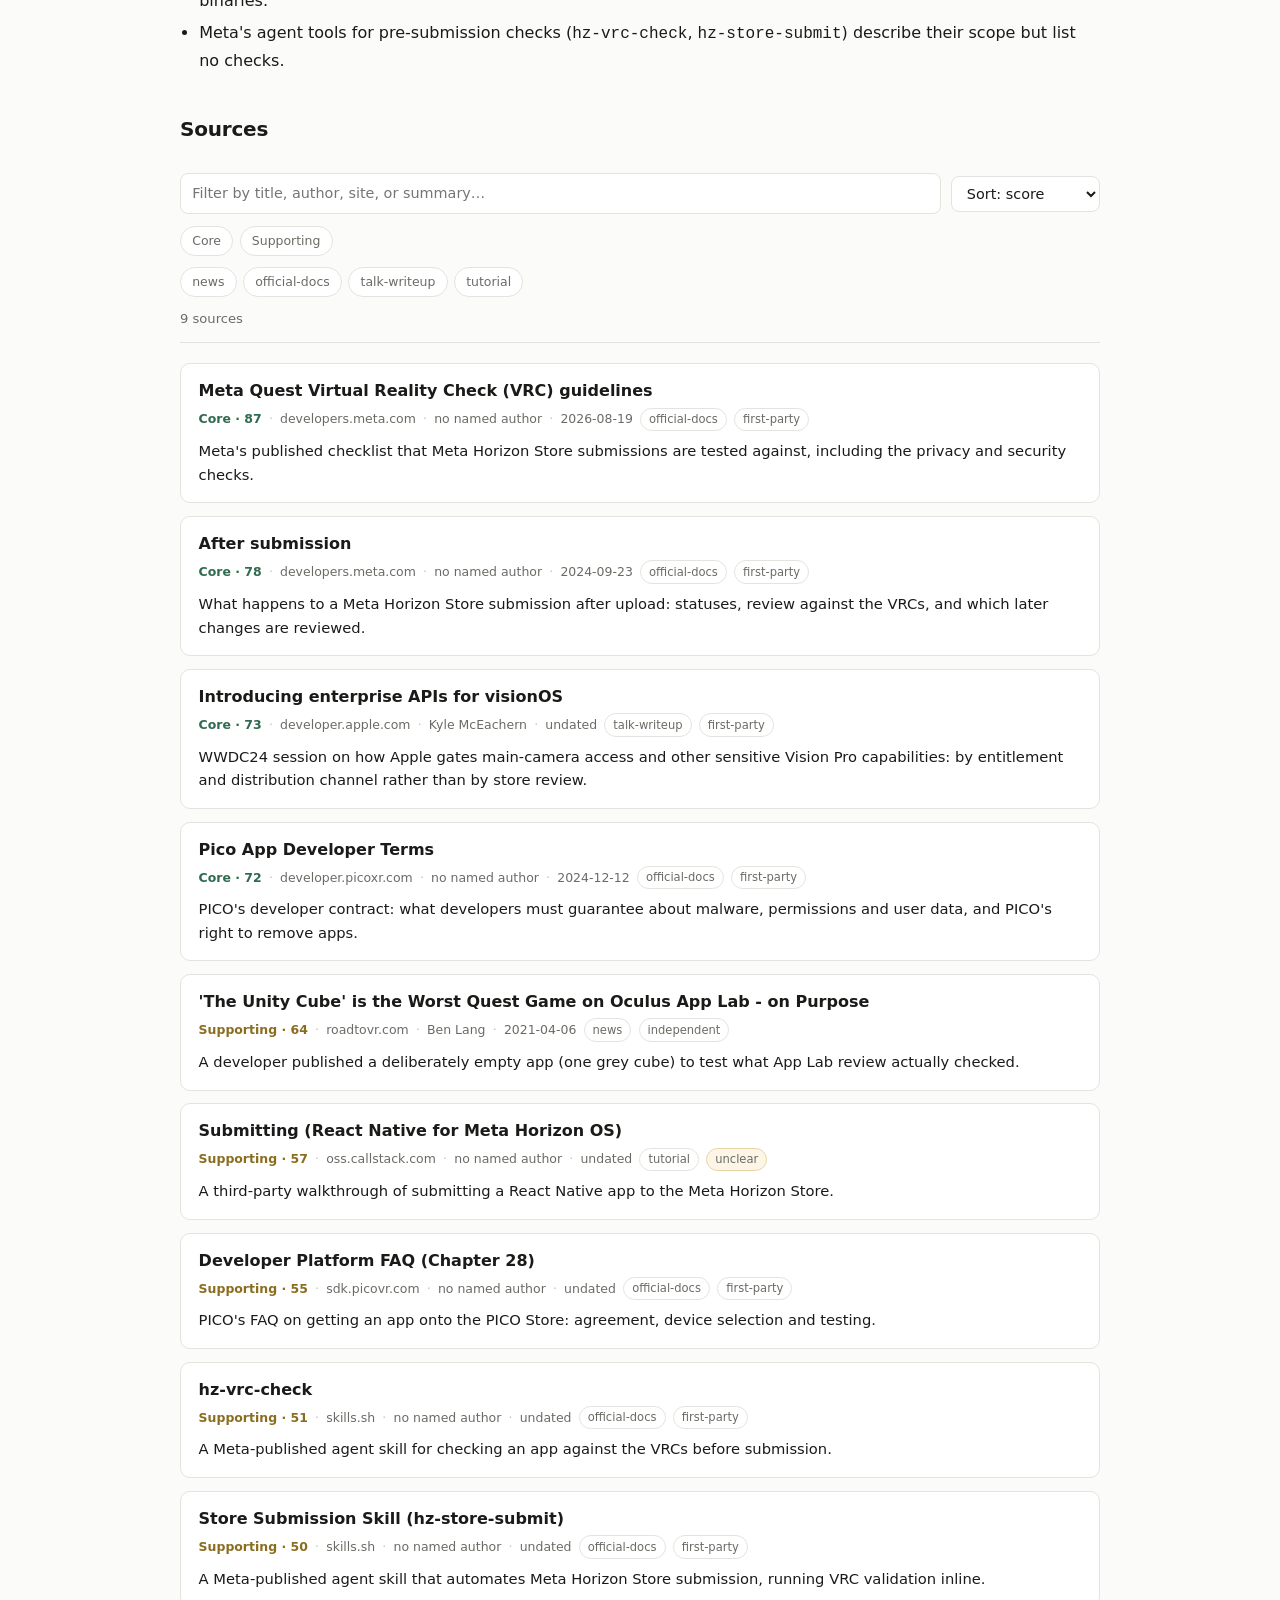
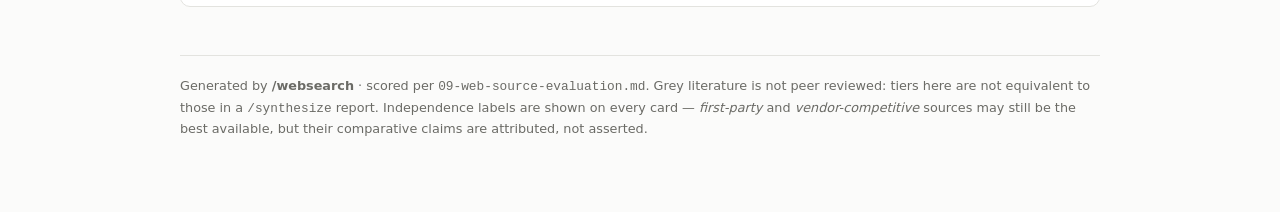
<file: assets/docs/ai-research-assistant-xr-app-store-web-report.html>
<!DOCTYPE html>
<!--
  Interactive web/grey-literature report template.
  Filled in by /websearch - see .claude/skills/research-assistant/10-html-reports.md

  Replace each token below, written in the page in square brackets. They are
  named here without brackets on purpose: a replace-all would otherwise paste the
  whole report into this comment.
    TOPIC        - human-readable topic (title and heading)
    RUN_DATE     - YYYY-MM-DD
    SCOPE_NOTE   - one paragraph: what was searched, what was excluded, coverage gaps
    SYNTHESIS    - the actual findings prose (HTML: p, h3, ul, li, strong, em, a, code)
    SOURCES_JSON - JSON array, schema documented in 10-html-reports.md, with every
                   "<" written as \u003c so page content cannot end the script block

  Self-contained by design: no CDN, no external fonts, no network calls.
  Opens from file:// and works offline.
-->
<html lang="en">
<head>
<meta charset="utf-8">
<meta name="viewport" content="width=device-width, initial-scale=1">
<title>How XR app stores vet apps for privacy and security — Web Sources</title>
<style>
  :root {
    --bg: #fbfbfa; --panel: #fff; --ink: #1a1a18; --muted: #6b6b66;
    --line: #e3e3df; --accent: #7c4a2d; --accent-soft: #f2e9e3;
    --core: #2f6b4f; --supporting: #8a6d1f; --peripheral: #6b6b66;
    --warn-bg: #fdf6e7; --warn-line: #e8d5a3;
    --radius: 10px;
  }
  @media (prefers-color-scheme: dark) {
    :root {
      --bg: #16161a; --panel: #1e1e23; --ink: #eceae6; --muted: #9d9a94;
      --line: #32323a; --accent: #d99b6c; --accent-soft: #2b2320;
      --core: #6cc094; --supporting: #d4b45c; --peripheral: #9d9a94;
      --warn-bg: #2a2418; --warn-line: #5c4c26;
    }
  }
  :root[data-theme="light"] {
    --bg: #fbfbfa; --panel: #fff; --ink: #1a1a18; --muted: #6b6b66;
    --line: #e3e3df; --accent: #7c4a2d; --accent-soft: #f2e9e3;
    --core: #2f6b4f; --supporting: #8a6d1f; --peripheral: #6b6b66;
    --warn-bg: #fdf6e7; --warn-line: #e8d5a3;
  }
  :root[data-theme="dark"] {
    --bg: #16161a; --panel: #1e1e23; --ink: #eceae6; --muted: #9d9a94;
    --line: #32323a; --accent: #d99b6c; --accent-soft: #2b2320;
    --core: #6cc094; --supporting: #d4b45c; --peripheral: #9d9a94;
    --warn-bg: #2a2418; --warn-line: #5c4c26;
  }

  * { box-sizing: border-box; }
  body {
    margin: 0; background: var(--bg); color: var(--ink);
    font: 16px/1.6 ui-sans-serif, system-ui, -apple-system, "Segoe UI", Roboto, sans-serif;
    -webkit-font-smoothing: antialiased;
  }
  .wrap { max-width: 60rem; margin: 0 auto; padding: 2.5rem 1.25rem 5rem; }
  header { border-bottom: 1px solid var(--line); padding-bottom: 1.5rem; margin-bottom: 2rem; }
  h1 { font-size: clamp(1.5rem, 4vw, 2.1rem); line-height: 1.25; margin: 0 0 .5rem; letter-spacing: -.02em; }
  .sub { color: var(--muted); font-size: .9rem; }
  h2 { font-size: 1.25rem; margin: 2.5rem 0 .75rem; letter-spacing: -.01em; }
  h3 { font-size: 1.02rem; margin: 1.5rem 0 .5rem; }
  a { color: var(--accent); }

  .scope {
    background: var(--warn-bg); border: 1px solid var(--warn-line);
    border-radius: var(--radius); padding: .9rem 1.1rem; font-size: .88rem;
    color: var(--ink); margin-bottom: 1.5rem;
  }
  .scope strong { display: block; margin-bottom: .25rem; font-size: .8rem;
    text-transform: uppercase; letter-spacing: .06em; color: var(--muted); }

  .synthesis p { margin: 0 0 1rem; }
  .synthesis ul { margin: 0 0 1rem; padding-left: 1.2rem; }
  .synthesis li { margin-bottom: .4rem; }

  /* controls */
  .controls {
    position: sticky; top: 0; z-index: 5; background: var(--bg);
    padding: 1rem 0 .85rem; border-bottom: 1px solid var(--line); margin-bottom: 1.25rem;
  }
  .searchrow { display: flex; gap: .6rem; flex-wrap: wrap; align-items: center; }
  input[type="search"], select {
    font: inherit; font-size: .9rem; color: var(--ink); background: var(--panel);
    border: 1px solid var(--line); border-radius: 8px; padding: .5rem .7rem;
  }
  input[type="search"] { flex: 1 1 16rem; min-width: 0; }
  input[type="search"]:focus-visible, select:focus-visible, .chip:focus-visible, .card h3 button:focus-visible {
    outline: 2px solid var(--accent); outline-offset: 2px;
  }
  .chips { display: flex; gap: .4rem; flex-wrap: wrap; margin-top: .7rem; }
  .chip {
    font: inherit; font-size: .78rem; cursor: pointer; user-select: none;
    background: var(--panel); color: var(--muted);
    border: 1px solid var(--line); border-radius: 999px; padding: .25rem .7rem;
  }
  .chip[aria-pressed="true"] { background: var(--accent-soft); color: var(--accent); border-color: var(--accent); font-weight: 600; }
  .count { color: var(--muted); font-size: .82rem; margin-top: .7rem; }

  /* cards */
  .card {
    background: var(--panel); border: 1px solid var(--line);
    border-radius: var(--radius); padding: 1rem 1.1rem; margin-bottom: .8rem;
  }
  .card h3 { margin: 0 0 .35rem; font-size: 1rem; line-height: 1.35; }
  .card h3 button {
    all: unset; cursor: pointer; display: block; width: 100%;
    font-weight: 650; color: var(--ink);
  }
  .card h3 button:hover { color: var(--accent); }
  .meta { display: flex; gap: .45rem; flex-wrap: wrap; align-items: center;
    font-size: .78rem; color: var(--muted); margin-bottom: .5rem; }
  .tier { font-weight: 700; }
  .tier.Core { color: var(--core); }
  .tier.Supporting { color: var(--supporting); }
  .tier.Peripheral { color: var(--peripheral); }
  .badge {
    font-size: .72rem; padding: .1rem .5rem; border-radius: 999px;
    border: 1px solid var(--line); white-space: nowrap;
  }
  .badge.flag { border-color: var(--warn-line); background: var(--warn-bg); }
  .dot { opacity: .4; }
  .summary { font-size: .92rem; margin: 0; }
  .detail { margin-top: .8rem; padding-top: .8rem; border-top: 1px dashed var(--line); font-size: .88rem; }
  .detail[hidden] { display: none; }
  .detail ul { margin: .3rem 0 .8rem; padding-left: 1.1rem; }
  .detail li { margin-bottom: .3rem; }
  .caveat { background: var(--warn-bg); border-left: 3px solid var(--warn-line);
    padding: .5rem .7rem; border-radius: 4px; margin: .5rem 0 .8rem; }
  .scores { display: flex; gap: 1rem; flex-wrap: wrap; font-size: .78rem; color: var(--muted); }
  .scores b { color: var(--ink); font-weight: 650; }
  .visit { display: inline-block; margin-top: .3rem; font-size: .85rem; }

  .empty { color: var(--muted); text-align: center; padding: 2.5rem 1rem; font-size: .9rem; }
  footer { margin-top: 3rem; padding-top: 1.25rem; border-top: 1px solid var(--line);
    color: var(--muted); font-size: .8rem; }
  @media print {
    .controls { position: static; } .detail[hidden] { display: block !important; }
  }
</style>
</head>
<body>
<div class="wrap">

<header>
  <h1>How XR app stores vet apps for privacy and security</h1>
  <div class="sub">Web &amp; grey-literature scan · 2026-10-06</div>
</header>

<div class="scope">
  <strong>Search scope &amp; limitations</strong>
  <p>Five WebSearch queries on 2026-10-06 (Meta Horizon Store review and VRCs, malicious apps and sideloading, visionOS review and enterprise APIs, PICO Store review, and developer discussion of rejections); 13 pages fetched and read, none scored from a search snippet. Excluded: a softhandtech.com article on Quest viruses (generic SEO content, no sources) and an HKBU PDF that is a peer-reviewed study, which belongs to the academic track. Recorded as unfetchable: Meta's 'App Lab tips' blog post (both URLs returned the blog index) and a Meta developer-forum thread on a rejected submission (HTTP 403). Sideloading guides hosted on unrelated domains were treated as spam and not fetched. Gaps: no Apple App Store Review Guidelines or visionOS consumer-store review material surfaced, PICO's review criteria were not found in anything readable, and no source says how Meta's 'data protection checks' work.</p>
</div>

<section class="synthesis">
  <h3>Meta publishes what it checks, but not how</h3>
<p>Of the three stores, Meta is the only one whose material in this scan states the privacy and security criteria
it reviews against. Its Virtual Reality Check (VRC) guidelines require a privacy policy that explains data collection, data use and deletion requests (<code>VRC.Quest.Privacy.1-4</code>),
that the team and app "clear data protection checks" (<code>Privacy.5</code>), and that an app request only the permissions it
needs (<code>Security.2</code>). Meta publishes the test plans it says it reviews against. It does not say who runs them, how
the data protection checks work, or how often apps fail, and it notes that "outright rejections are rare": a failing
app goes back as <em>Changes Requested</em>.</p>
<p>The permission check is the one requirement an independent source corroborates. In Road to VR's 2021 account of a
developer who published a deliberately empty app on App Lab, App Lab review rejected apps that request permissions
they do not use, but did not judge scope or quality ("no content curation", in the developer's words). The privacy-policy requirement also appears in
Callstack's submission guide, but that guide points back to Meta's own documentation, so it is a restatement, not
independent corroboration.</p>

<h3>Review gates the first release, not later code</h3>
<p>Meta's "After submission" page says that once an app is released, <strong>app binaries update immediately without
review</strong>, while metadata changes take 1-2 business days to review. If that is current, the store's code review covers an
app's first version only. This rests on that one first-party page: nothing else in the scan confirms or qualifies it,
so it is reported as Meta's own statement, not an established fact about enforcement.</p>

<h3>Apple gates sensors by entitlement and channel, not by review</h3>
<p>For Vision Pro, the scan found Apple's controls on sensitive capabilities rather than its review process. Main-camera
access, passthrough in screen capture and similar capabilities each need a managed entitlement plus a license file,
and are available only to in-house or custom enterprise apps distributed through Apple Business Manager, never the
public App Store. Passthrough capture also needs the user to press the system broadcast button every time. As
presented in this session, Apple keeps these capabilities out of the consumer store altogether rather than vetting
their use app by app; how consumer visionOS apps are reviewed was not covered by anything this scan found.</p>

<h3>PICO: obligations on paper, no published criteria</h3>
<p>PICO's developer terms prohibit malware, make developers solely responsible for disclosing the permissions an app needs,
require breach notification within 24 hours, and let PICO remove any app at its discretion. Its FAQ says apps launch
only "after passing the test" but gives no privacy or security criteria. The obligations are contractual; nothing read
in this scan shows how, or whether, PICO checks them before release.</p>

<h3>What this scan did not find</h3>
<ul>
<li>No independent audit, from any source, of how well any XR store's vetting catches privacy or security problems in practice. That question is in the academic track: empirical studies of Oculus/Meta apps, privacy-policy vetting of VR apps, and multi-store privacy measurement.</li>
<li>No Apple App Store Review Guidelines or visionOS consumer-review material surfaced from these searches.</li>
<li>No description of what Meta's "data protection checks" involve, or of any automated scanning of submitted binaries.</li>
<li>Meta's agent tools for pre-submission checks (<code>hz-vrc-check</code>, <code>hz-store-submit</code>) describe their scope but list no checks.</li>
</ul>
</section>

<h2>Sources</h2>

<div class="controls">
  <div class="searchrow">
    <input type="search" id="q" placeholder="Filter by title, author, site, or summary…" aria-label="Filter sources">
    <select id="sort" aria-label="Sort sources">
      <option value="score">Sort: score</option>
      <option value="date">Sort: newest</option>
      <option value="authority">Sort: authority</option>
      <option value="evidence">Sort: evidence</option>
    </select>
  </div>
  <div class="chips" id="tierChips" role="group" aria-label="Filter by tier"></div>
  <div class="chips" id="typeChips" role="group" aria-label="Filter by content type"></div>
  <div class="count" id="count" role="status" aria-live="polite"></div>
</div>

<div id="list"></div>

<footer>
  Generated by <strong>/websearch</strong> · scored per <code>09-web-source-evaluation.md</code>.
  Grey literature is not peer reviewed: tiers here are not equivalent to those in a
  <code>/synthesize</code> report. Independence labels are shown on every card —
  <em>first-party</em> and <em>vendor-competitive</em> sources may still be the best
  available, but their comparative claims are attributed, not asserted.
</footer>

</div>

<script id="data" type="application/json">
[
 {
  "title": "Meta Quest Virtual Reality Check (VRC) guidelines",
  "url": "https://developers.meta.com/horizon/resources/publish-quest-req",
  "author": null,
  "site": "developers.meta.com",
  "date": "2026-08-19",
  "type": "official-docs",
  "tier": "Core",
  "score": 87,
  "scores": {
   "relevance": 92,
   "authority": 90,
   "evidence": 70,
   "recency": 95
  },
  "independence": "first-party",
  "summary": "Meta's published checklist that Meta Horizon Store submissions are tested against, including the privacy and security checks.",
  "keyPoints": [
   "VRC.Quest.Privacy.1-4: the privacy policy URL must link to a statement the app's team manages, and must clearly explain data collection, data use and how users request deletion.",
   "VRC.Quest.Privacy.5: the team and app must clear data protection checks; the page does not say what those checks are.",
   "VRC.Quest.Security.2: the app must request the minimum permissions it needs and may not include unsupported ones.",
   "Downloadable test plans give 'the exact criteria we use to test your app'; who tests, and how, is not stated."
  ],
  "caveat": "First-party description of Meta's own process; the page states the criteria but not how review is carried out or how often apps fail."
 },
 {
  "title": "After submission",
  "url": "https://prod.developers.meta.com/horizon/resources/publish-after-sub",
  "author": null,
  "site": "developers.meta.com",
  "date": "2024-09-23",
  "type": "official-docs",
  "tier": "Core",
  "score": 78,
  "scores": {
   "relevance": 85,
   "authority": 90,
   "evidence": 65,
   "recency": 70
  },
  "independence": "first-party",
  "summary": "What happens to a Meta Horizon Store submission after upload: statuses, review against the VRCs, and which later changes are reviewed.",
  "keyPoints": [
   "Statuses run Submitted, Under Review, Changes Requested, Approved, Released; 'Outright rejections are rare'.",
   "The Meta Horizon Store team verifies conformance to the Quest VRC guidelines; failures return as Changes Requested with an explanation.",
   "After release, app binaries update immediately without review; metadata changes are reviewed in 1-2 business days."
  ],
  "caveat": "The binary-update statement rests on this one first-party page; no source in this scan confirms or contradicts it."
 },
 {
  "title": "Introducing enterprise APIs for visionOS",
  "url": "https://developer.apple.com/videos/play/wwdc2024/10139/",
  "author": "Kyle McEachern",
  "site": "developer.apple.com",
  "date": null,
  "type": "talk-writeup",
  "tier": "Core",
  "score": 73,
  "scores": {
   "relevance": 72,
   "authority": 92,
   "evidence": 75,
   "recency": 50
  },
  "independence": "first-party",
  "summary": "WWDC24 session on how Apple gates main-camera access and other sensitive Vision Pro capabilities: by entitlement and distribution channel rather than by store review.",
  "keyPoints": [
   "Each capability needs a managed entitlement plus a license file tied to the developer account (e.g. main-camera-access.allow).",
   "The entitlements are only for in-house or custom enterprise apps distributed privately through Apple Business Manager, not the public App Store.",
   "Passthrough capture requires the user to press the system 'start broadcast' button each time; main-camera use also asks for user authorization."
  ],
  "caveat": "Presented at WWDC24, but the page carries no date, so Recency is capped under the rubric. It covers capability gating, not App Store review."
 },
 {
  "title": "Pico App Developer Terms",
  "url": "https://developer.picoxr.com/terms",
  "author": null,
  "site": "developer.picoxr.com",
  "date": "2024-12-12",
  "type": "official-docs",
  "tier": "Core",
  "score": 72,
  "scores": {
   "relevance": 70,
   "authority": 85,
   "evidence": 60,
   "recency": 72
  },
  "independence": "first-party",
  "summary": "PICO's developer contract: what developers must guarantee about malware, permissions and user data, and PICO's right to remove apps.",
  "keyPoints": [
   "Section 3.4(viii) prohibits files containing viruses, trojans, worms, logic bombs or other malicious material.",
   "Section 5.2 makes the developer solely responsible for accurately disclosing the permissions the app needs.",
   "Section 11 requires breach notification to PICO within 24 hours and compliance with Singapore's PDPA.",
   "Section 4.2(vii) lets PICO remove, block or delete any app at its sole discretion; no review procedure is described."
  ],
  "caveat": "Contractual obligations placed on developers, not evidence of how PICO checks them."
 },
 {
  "title": "'The Unity Cube' is the Worst Quest Game on Oculus App Lab - on Purpose",
  "url": "https://roadtovr.com/?p=170354",
  "author": "Ben Lang",
  "site": "roadtovr.com",
  "date": "2021-04-06",
  "type": "news",
  "tier": "Supporting",
  "score": 64,
  "scores": {
   "relevance": 70,
   "authority": 72,
   "evidence": 62,
   "recency": 45
  },
  "independence": "independent",
  "summary": "A developer published a deliberately empty app (one grey cube) to test what App Lab review actually checked.",
  "keyPoints": [
   "Meta checked technical requirements, content guidelines, store-page assets and unused permission requests.",
   "It did not judge scope or quality; the developer concluded there was 'no content curation'.",
   "The submission took 5-6 weeks: rejected for technical reasons, then approved 4-5 days after resubmission."
  ],
  "caveat": "One developer's 2021 experiment on App Lab; Meta's process may have changed since."
 },
 {
  "title": "Submitting (React Native for Meta Horizon OS)",
  "url": "https://oss.callstack.com/react-native-meta-horizon-os/docs/guides/releasing/submitting",
  "author": null,
  "site": "oss.callstack.com",
  "date": null,
  "type": "tutorial",
  "tier": "Supporting",
  "score": 57,
  "scores": {
   "relevance": 60,
   "authority": 60,
   "evidence": 55,
   "recency": 50
  },
  "independence": "unclear",
  "summary": "A third-party walkthrough of submitting a React Native app to the Meta Horizon Store.",
  "keyPoints": [
   "Lists regulatory steps (privacy policy, content ratings) before build upload and review.",
   "States that review 'Can take up to two weeks'.",
   "Points to Meta's VRC guidelines for privacy expectations rather than describing them."
  ],
  "caveat": "Published by the maintainers of a framework for Meta's platform; their relationship to Meta is not stated on the page, and its steps restate Meta's own documentation."
 },
 {
  "title": "Developer Platform FAQ (Chapter 28)",
  "url": "https://sdk.picovr.com/docs/FAQ/chapter_twentyeight.html",
  "author": null,
  "site": "sdk.picovr.com",
  "date": null,
  "type": "official-docs",
  "tier": "Supporting",
  "score": 55,
  "scores": {
   "relevance": 55,
   "authority": 80,
   "evidence": 40,
   "recency": 40
  },
  "independence": "first-party",
  "summary": "PICO's FAQ on getting an app onto the PICO Store: agreement, device selection and testing.",
  "keyPoints": [
   "Apps 'only can be launched after passing the test', after the developer signs an agreement.",
   "Delays and test failures are escalated to business or operation contacts.",
   "No privacy, security or permission criteria are given."
  ],
  "caveat": "Versioned documentation (v2.2.2, 2015-2022) with no page date; describes the process, not the criteria."
 },
 {
  "title": "hz-vrc-check",
  "url": "https://skills.sh/meta-quest/agentic-tools/hz-vrc-check",
  "author": null,
  "site": "skills.sh",
  "date": null,
  "type": "official-docs",
  "tier": "Supporting",
  "score": 51,
  "scores": {
   "relevance": 50,
   "authority": 70,
   "evidence": 35,
   "recency": 50
  },
  "independence": "first-party",
  "summary": "A Meta-published agent skill for checking an app against the VRCs before submission.",
  "keyPoints": [
   "Covers project configuration, code review, VRC compliance, content policies, data use and store assets.",
   "Intended for auditing manifests and permissions before upload and investigating 'Changes Requested' rejections.",
   "The page lists no individual checks."
  ],
  "caveat": "Describes a self-check tool's scope only; no criteria or results."
 },
 {
  "title": "Store Submission Skill (hz-store-submit)",
  "url": "https://skills.sh/meta-quest/agentic-tools/hz-store-submit",
  "author": null,
  "site": "skills.sh",
  "date": null,
  "type": "official-docs",
  "tier": "Supporting",
  "score": 50,
  "scores": {
   "relevance": 45,
   "authority": 70,
   "evidence": 35,
   "recency": 50
  },
  "independence": "first-party",
  "summary": "A Meta-published agent skill that automates Meta Horizon Store submission, running VRC validation inline.",
  "keyPoints": [
   "Validates the APK against store publishing standards and runs VRC validation before submitting.",
   "Tracks submissions through review and helps resolve rejections.",
   "No privacy, data-use or security specifics on the page."
  ],
  "caveat": "Describes a tool's scope only."
 }
]
</script>

<script>
(function () {
  "use strict";
  var raw = document.getElementById("data").textContent;
  var SOURCES = [];
  try { SOURCES = JSON.parse(raw) || []; }
  catch (e) {
    document.getElementById("list").innerHTML =
      '<div class="empty">Source data failed to parse — the JSON block is malformed.</div>';
    return;
  }

  var TIERS = ["Core", "Supporting", "Peripheral"];
  var state = { q: "", tiers: new Set(), types: new Set(), sort: "score" };

  var listEl  = document.getElementById("list");
  var countEl = document.getElementById("count");

  function esc(s) {
    return String(s == null ? "" : s).replace(/[&<>"']/g, function (c) {
      return { "&": "&amp;", "<": "&lt;", ">": "&gt;", '"': "&quot;", "'": "&#39;" }[c];
    });
  }

  function chip(parent, label, set, value) {
    var b = document.createElement("button");
    b.className = "chip";
    b.type = "button";
    b.textContent = label;
    b.setAttribute("aria-pressed", "false");
    b.addEventListener("click", function () {
      if (set.has(value)) { set.delete(value); b.setAttribute("aria-pressed", "false"); }
      else { set.add(value); b.setAttribute("aria-pressed", "true"); }
      render();
    });
    parent.appendChild(b);
  }

  var tierWrap = document.getElementById("tierChips");
  TIERS.forEach(function (t) {
    if (SOURCES.some(function (s) { return s.tier === t; })) chip(tierWrap, t, state.tiers, t);
  });

  var typeWrap = document.getElementById("typeChips");
  var types = [];
  SOURCES.forEach(function (s) { if (s.type && types.indexOf(s.type) < 0) types.push(s.type); });
  types.sort().forEach(function (t) { chip(typeWrap, t, state.types, t); });

  document.getElementById("q").addEventListener("input", function (e) {
    state.q = e.target.value.toLowerCase().trim(); render();
  });
  document.getElementById("sort").addEventListener("change", function (e) {
    state.sort = e.target.value; render();
  });

  function matches(s) {
    if (state.tiers.size && !state.tiers.has(s.tier)) return false;
    if (state.types.size && !state.types.has(s.type)) return false;
    if (!state.q) return true;
    var hay = [s.title, s.author, s.site, s.summary, s.type].join(" ").toLowerCase();
    return hay.indexOf(state.q) >= 0;
  }

  function sorter(a, b) {
    if (state.sort === "date") return String(b.date || "").localeCompare(String(a.date || ""));
    if (state.sort === "authority") return (b.scores && b.scores.authority || 0) - (a.scores && a.scores.authority || 0);
    if (state.sort === "evidence") return (b.scores && b.scores.evidence || 0) - (a.scores && a.scores.evidence || 0);
    return (b.score || 0) - (a.score || 0);
  }

  function card(s, i) {
    var el = document.createElement("article");
    el.className = "card";
    var sc = s.scores || {};
    var flagged = s.independence === "vendor-competitive" || s.independence === "sponsored" || s.independence === "unclear";
    var dateTxt = s.date ? esc(s.date) : "undated";

    var pts = (s.keyPoints || []).map(function (p) { return "<li>" + esc(p) + "</li>"; }).join("");

    el.innerHTML =
      '<h3><button type="button" aria-expanded="false" aria-controls="d' + i + '">' + esc(s.title) + "</button></h3>" +
      '<div class="meta">' +
        '<span class="tier ' + esc(s.tier) + '">' + esc(s.tier) + " · " + (Number(s.score) || 0) + "</span>" +
        '<span class="dot">·</span><span>' + esc(s.site || "unknown site") + "</span>" +
        '<span class="dot">·</span><span>' + esc(s.author || "no named author") + "</span>" +
        '<span class="dot">·</span><span>' + dateTxt + "</span>" +
        '<span class="badge">' + esc(s.type || "unclassified") + "</span>" +
        '<span class="badge' + (flagged ? " flag" : "") + '">' + esc(s.independence || "unclear") + "</span>" +
      "</div>" +
      '<p class="summary">' + esc(s.summary) + "</p>" +
      '<div class="detail" id="d' + i + '" hidden>' +
        (s.caveat ? '<div class="caveat">' + esc(s.caveat) + "</div>" : "") +
        (pts ? "<ul>" + pts + "</ul>" : "") +
        '<div class="scores">' +
          "<span>Relevance <b>" + (sc.relevance || 0) + "</b></span>" +
          "<span>Authority <b>" + (sc.authority || 0) + "</b></span>" +
          "<span>Evidence <b>" + (sc.evidence || 0) + "</b></span>" +
          "<span>Recency <b>" + (sc.recency || 0) + "</b></span>" +
        "</div>" +
        (/^https?:\/\//i.test(s.url || "")
          ? '<a class="visit" href="' + esc(s.url) + '" target="_blank" rel="noopener noreferrer">Open source ↗</a>'
          : '<span class="visit">No http(s) link recorded</span>') +
      "</div>";

    var btn = el.querySelector("h3 button");
    var det = el.querySelector(".detail");
    btn.addEventListener("click", function () {
      var open = det.hasAttribute("hidden");
      if (open) { det.removeAttribute("hidden"); } else { det.setAttribute("hidden", ""); }
      btn.setAttribute("aria-expanded", open ? "true" : "false");
    });
    return el;
  }

  function render() {
    var rows = SOURCES.filter(matches).sort(sorter);
    listEl.innerHTML = "";
    if (!rows.length) {
      listEl.innerHTML = '<div class="empty">No sources match these filters.</div>';
    } else {
      rows.forEach(function (s, i) { listEl.appendChild(card(s, i)); });
    }
    var n = SOURCES.length;
    countEl.textContent = rows.length === n
      ? n + " source" + (n === 1 ? "" : "s")
      : "Showing " + rows.length + " of " + n + " sources";
  }

  render();
})();
</script>
</body>
</html>
</file>
<file: styles.css>
:root{
  --bg:#050817;
  --surface:#0a1024;
  --surface-2:#0d1530;
  --line:#1a2444;
  --cyan:#57d8ff;
  --blue:#4a7dff;
  --violet:#9d62ff;
  --text:#f7f9ff;
  --muted:#9aa7c2;
  --muted-dim:#7f8bad;
  --pink:#ef6fc4;
}

*{box-sizing:border-box;}
html,body{margin:0;padding:0;}
body{
  background:var(--bg);
  color:var(--text);
  font-family:'Inter',system-ui,-apple-system,sans-serif;
  -webkit-font-smoothing:antialiased;
}

.page{
  max-width:1280px;
  margin:0 auto;
  padding:0 clamp(20px,4vw,56px);
}

/* ---------- nav ---------- */
nav.topbar{
  position:relative;
  z-index:10;
  display:flex;
  align-items:center;
  justify-content:space-between;
  padding:26px clamp(20px,4vw,56px);
  border-bottom:1px solid var(--line);
  max-width:1280px;
  margin:0 auto;
}
.mark{
  display:flex;
  align-items:center;
  gap:10px;
  font-family:'Space Grotesk',sans-serif;
  font-weight:600;
  font-size:15px;
  letter-spacing:.02em;
  color:inherit;
  text-decoration:none;
}
.mark .dot{
  width:9px;height:9px;border-radius:2px;
  background:var(--cyan);
  transform:rotate(45deg);
  flex:none;
}
.navlinks{
  display:flex;
  align-items:center;
  gap:clamp(18px,3vw,36px);
  font-size:13.5px;
  color:var(--muted);
}
.navlinks a{color:inherit;text-decoration:none;}
.navlinks a:hover, .navlinks a:focus-visible{color:var(--text);}
.navlinks a:focus-visible{outline:1px solid var(--cyan);outline-offset:4px;}
.nav-toggle{
  display:none;
  background:none;
  border:1px solid var(--line);
  border-radius:6px;
  width:38px;height:38px;
  color:var(--text);
  cursor:pointer;
}
.nav-toggle:focus-visible{outline:2px solid var(--cyan);outline-offset:2px;}
@media (max-width:760px){
  .navlinks{
    display:none;
    position:absolute;
    top:100%; left:0; right:0;
    flex-direction:column;
    align-items:flex-start;
    gap:18px;
    background:var(--surface);
    border-bottom:1px solid var(--line);
    padding:20px clamp(20px,4vw,56px) 26px;
  }
  .navlinks.open{display:flex;}
  .nav-toggle{display:block;}
  nav.topbar{position:relative;}
}

/* ---------- buttons ---------- */
.ctas{display:flex; gap:14px; flex-wrap:wrap;}
.btn{
  font-family:'Space Grotesk',sans-serif;
  font-size:14px;
  font-weight:600;
  letter-spacing:.01em;
  padding:13px 22px;
  border-radius:6px;
  text-decoration:none;
  display:inline-flex;
  align-items:center;
  gap:8px;
  transition:transform .15s ease, background .15s ease, border-color .15s ease;
}
.btn:focus-visible{outline:2px solid var(--cyan);outline-offset:2px;}
.btn-primary{background:var(--cyan); color:#04121c;}
.btn-primary:hover{background:#7ee3ff; transform:translateY(-1px);}
.btn-secondary{background:transparent; color:var(--text); border:1px solid var(--line);}
.btn-secondary:hover{border-color:var(--muted); transform:translateY(-1px);}
.btn svg{width:14px;height:14px;flex:none;}

/* ---------- footer ---------- */
footer.site-footer{
  border-top:1px solid var(--line);
  padding:32px clamp(20px,4vw,56px);
  display:flex;
  flex-wrap:wrap;
  gap:16px;
  align-items:center;
  justify-content:space-between;
  max-width:1280px;
  margin:0 auto;
  font-size:13px;
  color:var(--muted-dim);
}
footer.site-footer a{color:var(--muted); text-decoration:none;}
footer.site-footer a:hover, footer.site-footer a:focus-visible{color:var(--text);}
.footer-links{display:flex; gap:20px;}

/* ---------- section scaffolding ---------- */
section{padding:clamp(56px,8vw,96px) 0;}
section + section{border-top:1px solid var(--line);}
.hero-section{padding:0;}
.eyebrow{
  font-family:'Space Grotesk',sans-serif;
  font-size:13.5px;
  font-weight:500;
  letter-spacing:.06em;
  color:var(--cyan);
  text-transform:uppercase;
  margin:0 0 14px;
}
h2.section-title{
  font-family:'Space Grotesk',sans-serif;
  font-weight:600;
  font-size:clamp(28px,3.2vw,40px);
  line-height:1.2;
  letter-spacing:-0.01em;
  margin:0 0 20px;
  max-width:20ch;
}
p.section-lede{
  font-size:16px;
  line-height:1.7;
  color:var(--muted);
  max-width:60ch;
  margin:0 0 40px;
}

/* ---------- reveal-on-scroll ---------- */
@media (prefers-reduced-motion:no-preference){
  .reveal{opacity:0; transform:translateY(16px); transition:opacity .5s ease, transform .5s ease;}
  .reveal.revealed{opacity:1; transform:none;}
}

/* ---------- hero ---------- */
/* Column 1 holds the copy, one grid row per element; column 2 holds the
   image, anchored to the headline's row so it sits directly beside it and
   then extends down past the lede. Because each text row is sized by its
   own content, the tall image never opens a gap under the headline, and
   the two columns can't overlap at any width. */
.hero{
  padding:clamp(40px,7vw,88px) 0 clamp(40px,6vw,72px);
  position:relative;
  display:grid;
  grid-template-columns:minmax(0,auto) auto;
  grid-template-rows:auto auto auto auto auto;
  justify-content:start;
  column-gap:clamp(16px,2.2vw,32px);
}
/* The eyebrow is a full-width label line — spanning both columns keeps it
   on one line and stops it from widening the copy column, so the image can
   sit tight against the headline rather than against the widest element. */
.hero > .eyebrow{grid-column:1 / -1; grid-row:1;}
.hero > h1.statement{grid-column:1; grid-row:2;}
.hero > .lede{grid-column:1; grid-row:3;}
.hero > .ctas{grid-column:1; grid-row:4;}
.hero > .utility{grid-column:1; grid-row:5;}
.hero > .hero-mark{grid-column:2; grid-row:2 / -1; align-self:start;}
.hero .eyebrow{
  font-size:13.5px;
  font-weight:500;
  letter-spacing:.06em;
  color:var(--muted);
  text-transform:none;
  margin:0 0 22px;
}
.hero .eyebrow .name{color:var(--text);font-weight:600; margin-right:10px;}
.hero .eyebrow .sep{color:var(--muted-dim);}

@media (min-width:901px){
  /* The copy column is only ever as wide as its widest item, so the lede's
     measure has to track the headline's: the headline's font scales with the
     viewport while a fixed ch width would not, and the lede would then widen
     the column and push the image away from the headline. */
  .hero p.lede{max-width:clamp(32ch, 28vw, 40ch);}
}

@media (max-width:900px){
  /* Single column: everything flows in source order — eyebrow, headline,
     image, lede — so the visual still sits directly under the headline. */
  .hero{grid-template-columns:1fr; grid-template-rows:none;}
  .hero > .eyebrow,
  .hero > h1.statement,
  .hero > .lede,
  .hero > .ctas,
  .hero > .utility,
  .hero > .hero-mark{grid-column:1; grid-row:auto;}
  .hero-mark{margin:4px 0 32px; max-width:360px; width:100%;}
}

h1.statement{
  font-family:'Space Grotesk',sans-serif;
  font-weight:600;
  font-size:clamp(32px,3.6vw,50px);
  line-height:1.14;
  letter-spacing:-0.01em;
  margin:0 0 26px;
  max-width:13ch;
  text-wrap:balance;
}
h1.statement em{font-style:normal; color:var(--cyan);}

p.lede{
  font-size:16.5px;
  line-height:1.65;
  color:var(--muted);
  max-width:52ch;
  margin:0 0 36px;
}

.hero .ctas{margin-bottom:38px;}

.utility{display:flex; gap:22px; font-size:13px; color:var(--muted-dim);}
.utility a{color:var(--muted); text-decoration:none; border-bottom:1px solid transparent;}
.utility a:hover, .utility a:focus-visible{color:var(--text); border-bottom-color:var(--cyan);}

.hero-mark{width:clamp(360px,46vw,680px); max-width:100%; min-width:0;}
@media (max-width:900px){
  .hero-mark{width:100%; max-width:360px;}
}
.hero-mark img{width:100%;height:auto;display:block;}

@media (prefers-reduced-motion:no-preference){
  .pulse-ring{animation:pulsering 3s ease-out infinite;}
  .pulse-dot{animation:pulsedot 3s ease-in-out infinite;}
  @keyframes pulsering{0%{r:3; opacity:.6;} 100%{r:11; opacity:0;}}
  @keyframes pulsedot{0%,100%{opacity:.7;} 50%{opacity:1;}}
}

/* ---------- evidence strip ---------- */
.evidence{
  border-top:1px solid var(--line);
  display:grid;
  grid-template-columns:repeat(5,1fr);
}
@media (max-width:760px){
  .evidence{grid-template-columns:repeat(2,1fr);}
  .evidence li:nth-child(5){grid-column:1 / -1;}
}
.evidence li{list-style:none; padding:28px clamp(14px,2vw,26px) 32px; border-right:1px solid var(--line);}
.evidence li:last-child{border-right:none;}
@media (max-width:760px){
  .evidence li:nth-child(2n){border-right:none;}
  .evidence li{border-bottom:1px solid var(--line);}
}
.evidence .num{
  font-family:'Space Grotesk',sans-serif;
  font-weight:700;
  font-size:clamp(22px,2.6vw,30px);
  font-variant-numeric:tabular-nums;
  color:var(--text);
  display:block;
  margin-bottom:8px;
}
.evidence .num .accent{color:var(--cyan);}
.evidence .num{white-space:nowrap;}
.evidence .num.is-long{font-size:clamp(14px,1.85vw,23px);}
@media (max-width:760px){
  /* two columns: the cell is wide relative to the screen, so size from that instead */
  .evidence .num.is-long{font-size:clamp(14px,calc(7.1vw - 8.6px),22px);}
}
.evidence .label{font-size:12.5px; color:var(--muted); line-height:1.4;}

/* ---------- narrative cycle ---------- */
.cycle{
  display:grid;
  grid-template-columns:repeat(5,1fr);
  gap:1px;
  background:var(--line);
  border:1px solid var(--line);
  border-radius:8px;
  overflow:hidden;
}
@media (max-width:700px){ .cycle{grid-template-columns:repeat(2,1fr);} }
.cycle-step{background:var(--surface); padding:22px 18px; text-align:center;}
.cycle-step .step-name{
  font-family:'Space Grotesk',sans-serif;
  font-weight:700;
  font-size:15px;
  letter-spacing:.04em;
  color:var(--cyan);
  text-transform:uppercase;
  margin:0 0 6px;
}
.cycle-step .step-sub{font-size:12.5px; color:var(--muted);}

/* ---------- featured work ---------- */
.work-grid{
  display:grid;
  grid-template-columns:repeat(3,1fr);
  gap:20px;
}
@media (max-width:900px){ .work-grid{grid-template-columns:repeat(2,1fr);} }
@media (max-width:620px){ .work-grid{grid-template-columns:1fr;} }
.work-card{
  display:block;
  background:var(--surface);
  border:1px solid var(--line);
  border-radius:10px;
  padding:24px;
  text-decoration:none;
  color:inherit;
  transition:transform .15s ease, border-color .15s ease;
}
.work-card:hover, .work-card:focus-visible{
  border-color:var(--cyan);
  transform:translateY(-3px);
}
.work-card:focus-visible{outline:2px solid var(--cyan); outline-offset:2px;}
.work-card .kicker{
  font-family:'Space Grotesk',sans-serif;
  font-size:11px;
  font-weight:600;
  letter-spacing:.08em;
  text-transform:uppercase;
  color:var(--muted-dim);
  margin:0 0 10px;
}
.work-card h3{
  font-family:'Space Grotesk',sans-serif;
  font-size:18px;
  font-weight:600;
  margin:0 0 10px;
  line-height:1.3;
}
.work-card p{font-size:14px; line-height:1.6; color:var(--muted); margin:0;}

/* ---------- experience ---------- */
.timeline{border-left:1px solid var(--line); padding-left:24px; display:flex; flex-direction:column; gap:28px;}
.timeline-item .when{
  font-family:'Space Grotesk',sans-serif;
  font-size:12.5px;
  letter-spacing:.04em;
  color:var(--muted-dim);
  text-transform:uppercase;
  margin:0 0 6px;
}
.timeline-item h3{font-family:'Space Grotesk',sans-serif; font-size:17px; margin:0 0 6px;}
.timeline-item p{font-size:14px; color:var(--muted); line-height:1.6; margin:0;}

/* ---------- about & contact ---------- */
.about-grid{display:grid; grid-template-columns:1.3fr 1fr; gap:48px;}
@media (max-width:800px){ .about-grid{grid-template-columns:1fr;} }
.about-copy p{font-size:15.5px; line-height:1.75; color:var(--muted); margin:0 0 18px;}
.about-side h3{
  font-family:'Space Grotesk',sans-serif;
  font-size:13px;
  letter-spacing:.06em;
  text-transform:uppercase;
  color:var(--muted-dim);
  margin:0 0 14px;
}
.pub-list{list-style:none; margin:0 0 32px; padding:0; display:flex; flex-direction:column; gap:14px;}
.pub-list li{font-size:14px; line-height:1.6; color:var(--muted); border-left:2px solid var(--line); padding-left:14px;}
.pub-list li span{display:block; color:var(--text); margin-bottom:2px;}
.award-list{list-style:none; margin:0; padding:0; display:flex; flex-direction:column; gap:14px;}
.award-list li{font-size:14px; line-height:1.6; color:var(--muted);}
.award-list li span{display:block; color:var(--text); font-weight:600;}

.contact-block{
  background:var(--surface);
  border:1px solid var(--line);
  border-radius:12px;
  padding:clamp(32px,5vw,56px);
  text-align:center;
}
.contact-block h2{margin-top:0; max-width:none;}
.contact-block .eyebrow{display:flex; justify-content:center;}
.contact-block .ctas{justify-content:center;}
.contact-priorities{
  margin:28px 0 0;
  font-size:13.5px;
  color:var(--muted-dim);
  letter-spacing:.02em;
}

/* ---------- project pages ---------- */
.project-hero{padding:clamp(40px,7vw,72px) 0 48px;}
.project-hero .eyebrow{color:var(--cyan); text-transform:uppercase; font-size:12.5px; letter-spacing:.08em;}
.project-hero h1{
  font-family:'Space Grotesk',sans-serif;
  font-weight:600;
  font-size:clamp(30px,4vw,46px);
  line-height:1.15;
  letter-spacing:-0.01em;
  margin:14px 0 20px;
  max-width:20ch;
}
.project-hero .question{
  font-size:18px;
  line-height:1.6;
  color:var(--cyan);
  font-style:normal;
  max-width:56ch;
  margin:0 0 20px;
  font-family:'Space Grotesk',sans-serif;
  font-weight:500;
}
.project-hero .summary{font-size:15.5px; line-height:1.75; color:var(--muted); max-width:64ch; margin:0;}
.project-meta{display:flex; flex-wrap:wrap; gap:10px 24px; margin-top:24px; font-size:13px; color:var(--muted-dim);}
.project-meta strong{color:var(--muted); font-weight:600;}
.project-meta a{color:var(--cyan); text-decoration:underline; text-decoration-color:rgba(87,216,255,.4); text-underline-offset:2px; overflow-wrap:anywhere;}
.project-meta a:hover{text-decoration-color:var(--cyan);}
.project-meta a:focus-visible{outline:2px solid var(--cyan); outline-offset:2px;}

.project-section{padding:44px 0; border-top:1px solid var(--line);}
.project-section h2{
  font-family:'Space Grotesk',sans-serif;
  font-weight:600;
  font-size:clamp(20px,2.4vw,26px);
  margin:0 0 16px;
}
.project-section p{font-size:15px; line-height:1.75; color:var(--muted); max-width:68ch; margin:0 0 16px;}
.project-section p:last-child{margin-bottom:0;}
.project-section p a{
  color:var(--cyan);
  text-decoration:underline;
  text-decoration-color:rgba(87,216,255,.4);
  text-underline-offset:2px;
}
.project-section p a:hover{text-decoration-color:var(--cyan);}
.project-section p a:focus-visible{outline:2px solid var(--cyan); outline-offset:2px; text-decoration-color:var(--cyan);}
.project-section code{
  font-family:'Space Grotesk',monospace;
  font-size:0.92em;
  color:var(--text);
  background:var(--surface);
  border:1px solid var(--line);
  border-radius:4px;
  padding:0.1em 0.4em;
}

.text-cyan{color:var(--cyan);}
.text-violet{color:var(--violet);}

.story-strip{
  display:flex;
  align-items:center;
  flex-wrap:wrap;
  gap:10px;
  background:var(--surface);
  border:1px solid var(--line);
  border-radius:8px;
  padding:16px 20px;
  margin:0 0 24px;
}
.story-strip span{
  font-family:'Space Grotesk',sans-serif;
  font-size:12px;
  font-weight:600;
  letter-spacing:.04em;
  text-transform:uppercase;
  color:var(--muted);
}
.story-strip span.arrow{color:var(--muted-dim); font-weight:400;}

/* ---------- paper figure ---------- */
.paper-figure{margin:24px 0 0; border:1px solid var(--line); border-radius:10px; overflow:hidden; background:var(--surface);}
.paper-figure img{display:block; width:100%; height:auto; background:#fff; padding:clamp(10px,1.6vw,20px);}
.paper-figure figcaption{padding:13px 18px 15px; font-size:13px; line-height:1.6; color:var(--muted); border-top:1px solid var(--line);}
.paper-figure figcaption .src{display:block; margin-top:5px; font-size:12px; color:var(--muted-dim);}

/* ---------- taxonomy map ---------- */
.taxonomy-map{display:grid; grid-template-columns:repeat(4,1fr); gap:14px; margin:24px 0 20px; align-items:start;}
@media (max-width:960px){.taxonomy-map{grid-template-columns:repeat(2,1fr);}}
@media (max-width:560px){.taxonomy-map{grid-template-columns:1fr;}}
.tx-branch{background:var(--surface); border:1px solid var(--line); border-top:3px solid var(--accent); border-radius:10px; padding:16px 15px 15px;}
.tx-exploit{--accent:var(--cyan);} .tx-breach{--accent:var(--blue);}
.tx-impact{--accent:var(--violet);} .tx-intent{--accent:var(--pink);}
.tx-branch h3{font-family:'Space Grotesk',sans-serif; font-size:12px; font-weight:700; letter-spacing:.1em; text-transform:uppercase; color:var(--accent); margin:0 0 5px;}
.tx-branch .tx-q{font-size:12.5px; line-height:1.5; color:var(--muted-dim); margin:0 0 14px; max-width:none;}
.tx-group + .tx-group{margin-top:13px; padding-top:13px; border-top:1px solid var(--line);}
.tx-group > span{display:block; font-family:'Space Grotesk',sans-serif; font-size:11.5px; font-weight:600; letter-spacing:.03em; color:var(--text); margin-bottom:7px;}
.tx-group ul{list-style:none; margin:0; padding:0; display:flex; flex-wrap:wrap; gap:5px;}
.tx-group li{font-size:11.5px; line-height:1.5; color:var(--muted); background:var(--surface-2); border:1px solid var(--line); border-radius:5px; padding:3px 8px;}
.project-section p.figure-note{font-size:13px; line-height:1.65; color:var(--muted-dim);}
.story-strip span.text-cyan{color:var(--cyan);}
.story-strip span.text-violet{color:var(--violet);}

.svg-diagram{
  background:var(--surface);
  border:1px solid var(--line);
  border-radius:10px;
  padding:20px;
  margin:0 0 24px;
}
.svg-diagram svg{width:100%; height:auto; display:block;}

.back-link{display:inline-flex; align-items:center; gap:6px; font-size:13.5px; color:var(--muted); text-decoration:none; margin-bottom:20px;}
.back-link:hover, .back-link:focus-visible{color:var(--text);}


/* ---------- portfolio evidence and upcoming resources ---------- */
.btn:disabled{cursor:default; color:var(--muted); border:1px dashed var(--muted-dim); background:transparent; flex-wrap:wrap; text-align:left; max-width:100%;}
.btn:disabled:hover{transform:none; background:transparent; border-color:var(--muted-dim);}
.status-label{display:inline-block; font-size:11px; font-weight:500; letter-spacing:.04em; color:var(--muted); text-transform:uppercase;}
.evidence-note{font-size:12.5px; line-height:1.7; color:var(--muted); padding-top:16px; padding-bottom:22px;}
.evidence-note a, .pub-list a{color:var(--cyan); text-decoration:underline; text-underline-offset:3px;}
.evidence-note a:focus-visible, .pub-list a:focus-visible{outline:2px solid var(--cyan); outline-offset:4px;}
.card-link{display:block; margin-top:20px; color:var(--cyan); font-size:13px; font-weight:600;}
.additional-work{margin-top:28px; border-top:1px solid var(--line); padding-top:24px;}
.additional-work summary{cursor:pointer; font-family:'Space Grotesk',sans-serif; font-weight:500; line-height:1.6;}
.additional-work summary .status-label{margin-left:10px;}
.additional-work summary:focus-visible{outline:2px solid var(--cyan); outline-offset:6px;}
.additional-work[open] .work-grid{margin-top:24px;}
#research .cycle{margin-bottom:48px;}
#publications, #evaluation{scroll-margin-top:24px;}
.contact-intro{max-width:58ch; margin:0 auto 28px; color:var(--muted); line-height:1.7; font-size:15px;}
.media-placeholder{min-height:240px; padding:clamp(24px,5vw,48px); border:1px dashed var(--muted-dim); border-radius:10px; background:var(--surface); display:flex; flex-direction:column; justify-content:center;}
.media-placeholder h2{margin-top:16px;}
.media-placeholder .placeholder-note{font-size:13px; color:var(--muted);}

/* ---------- demo video ---------- */
.demo-grid{display:grid; grid-template-columns:repeat(2,1fr); gap:20px; margin-top:24px;}
@media (max-width:760px){.demo-grid{grid-template-columns:1fr;}}
.demo-video{margin:24px 0 0; background:var(--surface); border:1px solid var(--line); border-radius:10px; overflow:hidden; max-width:760px;}
.demo-grid .demo-video{margin:0; max-width:none;}
.demo-video.is-wide{max-width:none;}
.demo-video video{width:100%; height:auto; display:block; background:#000;}
.demo-video figcaption{padding:14px 18px 16px; font-size:13.5px; line-height:1.6; color:var(--muted);}
.demo-video figcaption strong{display:block; font-family:'Space Grotesk',sans-serif; font-size:11px; font-weight:600; letter-spacing:.08em; text-transform:uppercase; color:var(--cyan); margin-bottom:6px;}
.demo-video figcaption a{color:var(--cyan); text-decoration:underline; text-underline-offset:2px;}
@media (max-width:700px){.cycle-step:last-child{grid-column:1 / -1;}}

/* ---------- demo groups (implementation-labelled) ---------- */
.demo-group{margin-top:32px;}
.demo-group-head{display:flex; flex-wrap:wrap; align-items:baseline; gap:4px 14px; margin-bottom:14px;}
.demo-group-head h3{font-family:'Space Grotesk',sans-serif; font-size:16px; font-weight:600; margin:0; color:var(--text);}
.demo-group-head .stack-label{font-size:12px; letter-spacing:.03em; color:var(--muted-dim);}
.demo-group .demo-grid{margin-top:0;}
.demo-group .demo-video.is-wide{margin-top:0;}

/* ---------- data tables ---------- */
.table-wrap{margin:20px 0 10px; overflow-x:auto; border:1px solid var(--line); border-radius:10px; background:var(--surface);}
.data-table{width:100%; border-collapse:collapse; font-size:14px;}
.data-table caption{caption-side:bottom; text-align:left; padding:11px 16px 13px; font-size:12.5px; line-height:1.55; color:var(--muted-dim); border-top:1px solid var(--line);}
.data-table th{font-family:'Space Grotesk',sans-serif; font-size:11px; font-weight:600; letter-spacing:.08em; text-transform:uppercase; color:var(--muted); text-align:left; padding:11px 16px; border-bottom:1px solid var(--line); background:var(--surface-2);}
.data-table td{padding:11px 16px; color:var(--muted); border-bottom:1px solid var(--line); line-height:1.5; vertical-align:top;}
.data-table tbody tr:last-child td{border-bottom:none;}
.data-table td.num, .data-table th.num{text-align:right; font-variant-numeric:tabular-nums;}
.data-table td.num{white-space:nowrap;}
.data-table td:first-child{color:var(--text); font-weight:500;}
.data-table tr.is-selected td{color:var(--text);}
.data-table tr.is-selected td:first-child{color:var(--cyan);}
@media (max-width:560px){
  .data-table{font-size:13px;}
  .data-table th, .data-table td{padding:10px 11px;}
  .data-table caption{padding:10px 11px 12px;}
}
</file>
